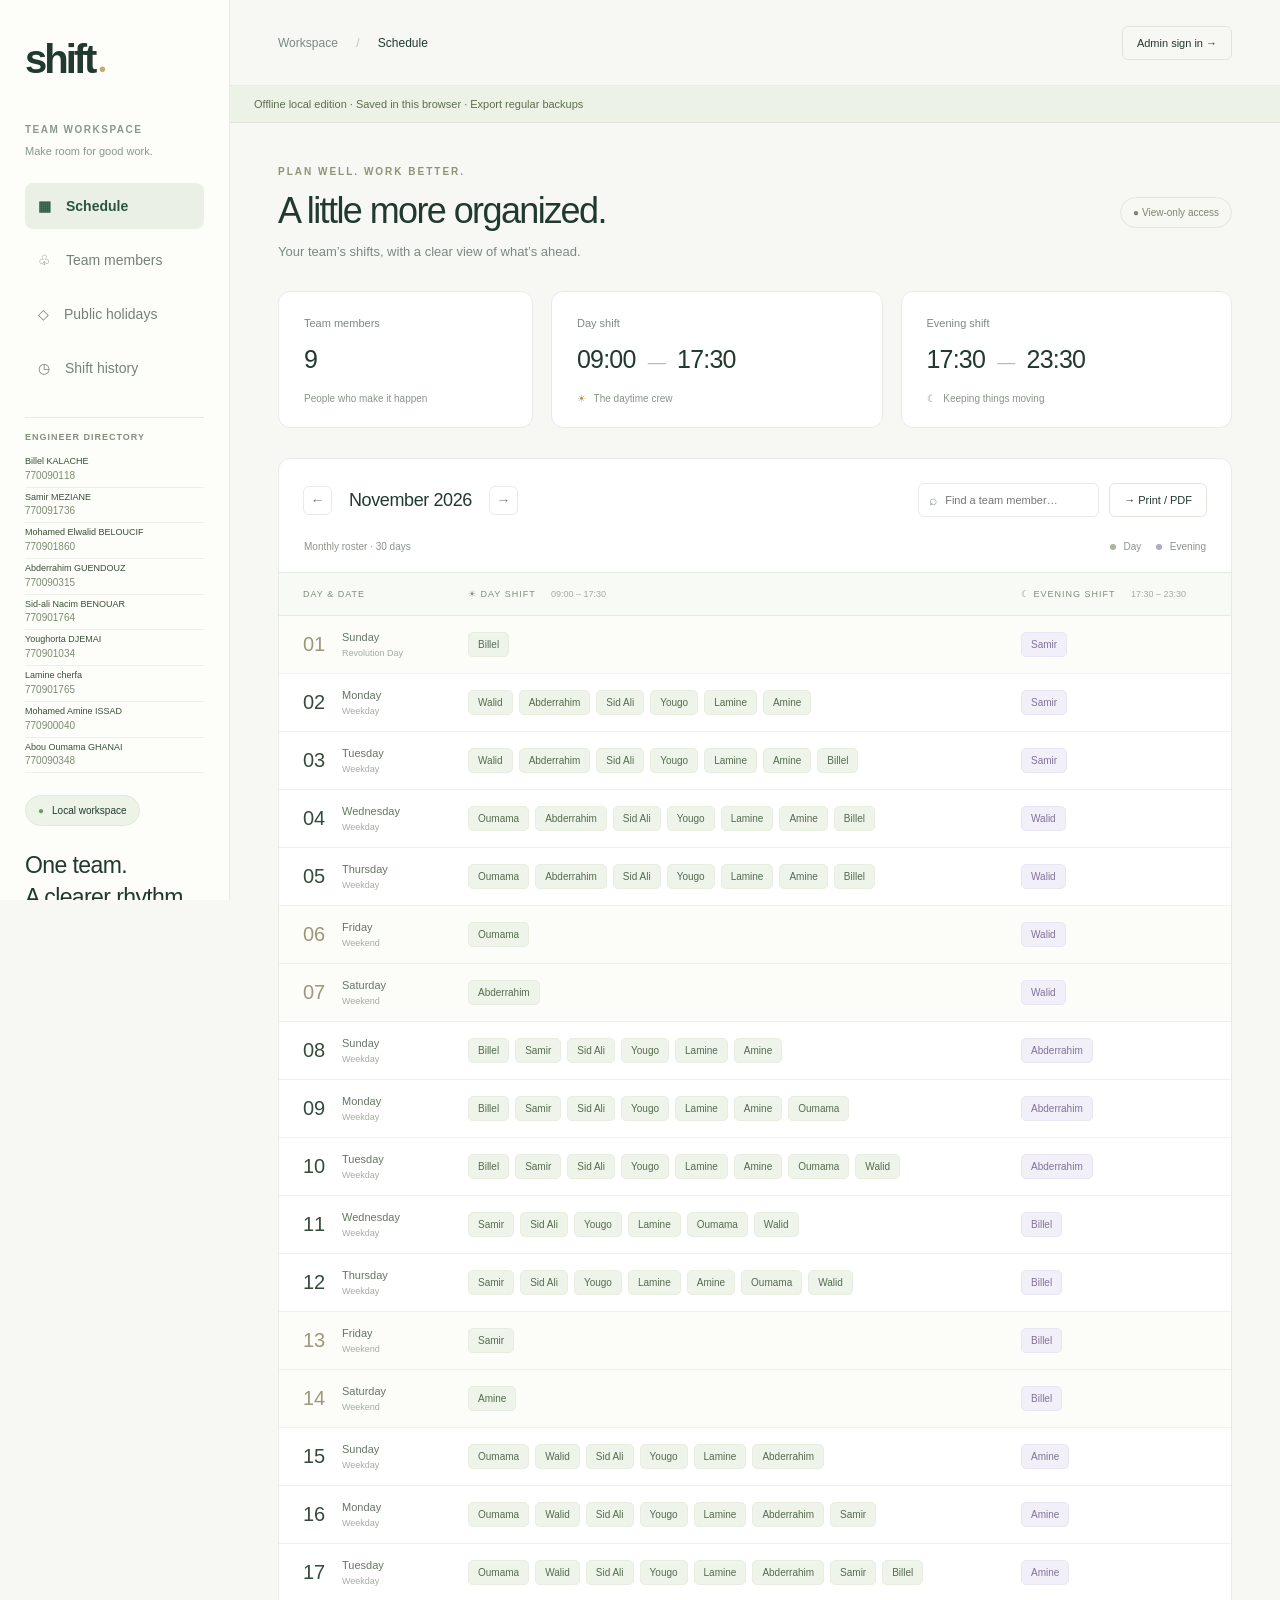
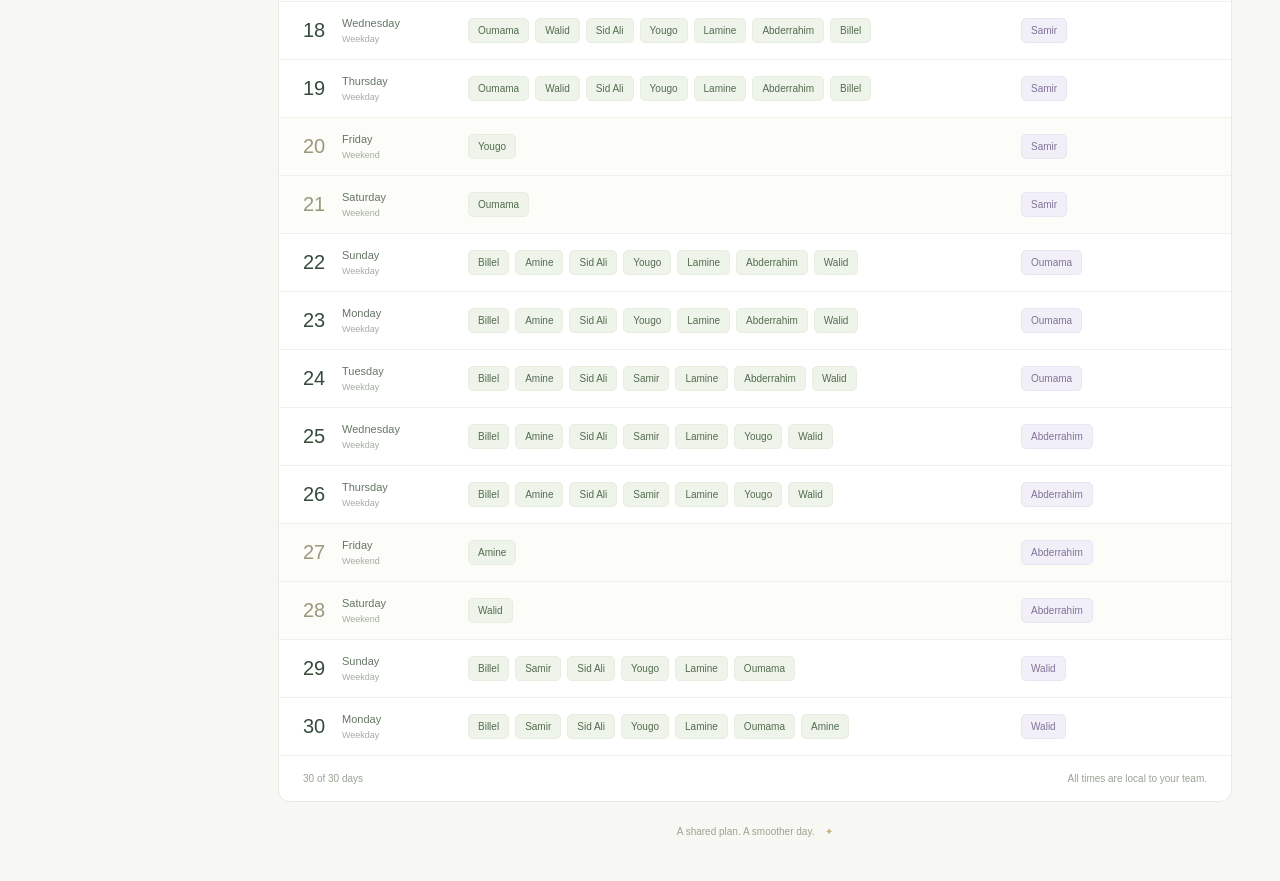
<file: local/index.html>
<!DOCTYPE html>
<html lang="en"><head><meta charset="utf-8"><meta name="viewport" content="width=device-width,initial-scale=1"><title>Shift — Team schedule</title><style>:root{--ink:#21392f;--muted:#7c8882;--green:#245c42;--line:#e7ebe6;--bg:#f7f8f4}*{box-sizing:border-box}body{margin:0;background:var(--bg);color:var(--ink);font-family:Inter,Arial,sans-serif;font-size:14px}button,input,select{font:inherit}button{cursor:pointer}button:disabled{cursor:wait;opacity:.6}button:focus-visible,a:focus-visible{outline:3px solid #c3a55a;outline-offset:3px}[hidden]{display:none!important}.sidebar{width:230px;position:fixed;inset:0 auto 0 0;background:#fdfefa;border-right:1px solid var(--line);padding:37px 25px;display:flex;flex-direction:column}.brand{font-size:40px;font-weight:800;letter-spacing:-3px;text-decoration:none;color:var(--ink)}.brand i{font-size:13px;color:#c4ad6b;letter-spacing:0;margin-left:4px}.workspace{margin:42px 0 26px;font-size:10px;font-weight:700;letter-spacing:1.5px;color:#89988b}.workspace small{display:block;letter-spacing:0;font-weight:400;font-size:11px;margin-top:10px}nav button{display:flex;gap:15px;width:100%;border:0;text-align:left;padding:15px 13px;margin-bottom:8px;background:none;color:#768177;border-radius:8px}nav button.active{background:#eaf0e5;color:#2a563e;font-weight:600}.side-bottom{margin-top:auto}.live-dot{font-size:10px;background:#eef3e8;border:1px solid #e2e9da;border-radius:20px;padding:9px 12px;display:inline-block}.live-dot:before{content:'●';color:#739768;margin-right:8px}.side-bottom p{font-size:23px;line-height:1.4;letter-spacing:-.6px}.side-bottom small{color:var(--muted);font-size:10px}.shell{margin-left:230px}header{height:86px;border-bottom:1px solid var(--line);display:flex;align-items:center;justify-content:space-between;padding:0 48px;font-size:12px;color:var(--muted)}header b{margin:0 15px;font-weight:400;color:#bbc2bb}header strong{color:var(--ink);font-weight:500}main{padding:43px 48px 20px;max-width:1560px;margin:auto}.heading{display:flex;align-items:center;justify-content:space-between;gap:20px;margin-bottom:32px}.eyebrow{font-size:10px;letter-spacing:2px;font-weight:700;color:#8d9577}h1{font-size:36px;letter-spacing:-1.6px;font-weight:500;margin:13px 0 12px}.heading p{color:var(--muted);margin:0;font-size:13px}.access{font-size:10px;color:#7c856f;padding:9px 12px;border:1px solid #e2e6d9;border-radius:30px;white-space:nowrap}.stats{display:grid;grid-template-columns:1fr 1.3fr 1.3fr;gap:18px;margin-bottom:30px}.stats article{border:1px solid var(--line);border-radius:12px;background:#fff;padding:22px 25px}.stats article>span{font-size:11px;color:var(--muted)}.stats strong{display:block;font-weight:500;font-size:25px;letter-spacing:-.8px;margin:15px 0}.stats em{font-size:18px;color:#b4bcb4;font-style:normal;margin:0 6px}.stats small{color:#8a948a;font-size:10px}.sun{color:#b69446}.moon{color:#8688ac}.stats i{font-style:normal;margin-right:5px}.schedule-card{background:white;border:1px solid var(--line);border-radius:12px;overflow:hidden}.toolbar{display:flex;align-items:center;justify-content:space-between;padding:24px;gap:16px;flex-wrap:wrap}.month-nav{display:flex;align-items:center;gap:17px}.month-nav button{border:1px solid var(--line);border-radius:6px;background:#fff;width:29px;height:29px;color:#718274}h2{font-size:18px;font-weight:500;letter-spacing:-.4px;margin:0}.actions{display:flex;gap:10px;align-items:center;flex-wrap:wrap}.button{border:1px solid #dfe5dd;border-radius:6px;padding:10px 14px;background:white;color:var(--ink);font-size:11px}.button:hover{background:#f0f4eb}.button.primary{background:var(--green);color:white;border-color:var(--green)}.button.primary:hover{background:#19432f}.subtle{background:transparent}.search{display:flex;align-items:center;border:1px solid var(--line);border-radius:6px;padding:8px 10px;color:#879684;gap:6px}.search input{border:0;outline:none;width:145px;font-size:11px}.card-caption{display:flex;justify-content:space-between;padding:0 25px 20px;font-size:10px;color:#8a958b}.legend-dot{display:inline-block;width:6px;height:6px;background:#a4b99a;border-radius:50%;margin:0 5px 0 12px}.legend-dot.night{background:#b1a9cc}.table-wrap{overflow:auto}table{width:100%;border-collapse:collapse;text-align:left}thead{background:#f8faf6}th{font-size:9px;letter-spacing:1px;font-weight:500;color:#7e8f7e;padding:16px 24px;white-space:nowrap;border-block:1px solid var(--line)}th span{font-size:9px;letter-spacing:0;margin-left:12px;color:#a1aba0}td{padding:15px 24px;border-bottom:1px solid #eff1eb;vertical-align:middle}.date-col{width:165px}.day-date{display:flex;gap:14px;align-items:center}.date-number{font-size:20px;color:#354c3c;font-weight:500;min-width:25px}.weekday{font-size:11px;color:#667665}.weekday small{display:block;font-size:9px;color:#a3ada1;margin-top:5px}.weekend{background:#fcfcf8}.weekend .date-number{color:#9b987c}.chips{display:flex;flex-wrap:wrap;gap:6px}.chip{font-size:10px;padding:6px 9px;background:#eff4eb;color:#536b4e;border:1px solid #e7eddf;border-radius:5px;white-space:nowrap}.chip.evening{background:#f1eff7;border-color:#eae5f3;color:#817299}.chip.initial{display:inline-block;margin-right:6px;width:18px;height:18px;text-align:center;padding:3px 0;background:#e3eadb;font-size:9px;border:0}.empty-shift{color:#b4bcb1;font-size:11px}.table-footer{padding:17px 24px;display:flex;justify-content:space-between;color:#98a391;font-size:10px}.footnote{text-align:center;font-size:10px;color:#9aa58f;margin:24px}.footnote span{margin-left:8px;color:#c2b47e}.team-toolbar{display:flex;justify-content:space-between;align-items:center;margin-bottom:20px;color:var(--muted)}.team-grid{display:grid;grid-template-columns:repeat(3,1fr);gap:16px}.person{padding:24px;border:1px solid var(--line);border-radius:12px;background:white}.avatar{display:grid;place-items:center;width:44px;height:44px;background:#eaf0e3;border-radius:50%;font-size:18px;margin-bottom:16px}.person h3{font-size:17px;font-weight:500}.person p{font-size:12px;color:var(--muted)}.person .button{margin-top:10px}.empty{text-align:center;padding:55px 20px;color:var(--muted)}.empty h3{font-size:22px;color:var(--ink)}dialog{border:1px solid var(--line);border-radius:14px;padding:26px;width:min(520px,94vw);color:var(--ink);box-shadow:0 30px 100px #1b362333}dialog::backdrop{background:#1c322b66;backdrop-filter:blur(3px)}.dialog-top{display:flex;align-items:center;justify-content:space-between;margin-bottom:24px}.dialog-top button{border:0;background:transparent;font-size:25px;color:var(--muted)}.field{display:block;margin-bottom:18px;font-size:12px}.field input,.field select{display:block;margin-top:8px;width:100%;padding:12px;border:1px solid #dce3d8;border-radius:6px;background:white;color:var(--ink)}fieldset{border:1px solid var(--line);border-radius:7px;margin-bottom:16px;padding:15px;display:grid;grid-template-columns:1fr 1fr;gap:10px}legend{font-size:12px;color:var(--muted)}fieldset label{font-size:12px;display:flex;align-items:center;gap:6px}.dialog-actions{display:flex;justify-content:flex-end;gap:10px;margin-top:24px}#formError{color:#ad463c;font-size:12px;line-height:1.5}#notice{position:fixed;bottom:25px;right:25px;background:var(--ink);color:white;border-radius:8px;font-size:12px;padding:0;max-width:350px}#notice:not(:empty){padding:15px 20px}.help{font-size:12px;color:var(--muted);line-height:1.7}input[type=checkbox]{accent-color:var(--green)}
@media(min-width:1450px){td{padding-block:18px}}@media(max-width:1100px){.sidebar{width:190px;padding-inline:18px}.shell{margin-left:190px}main{padding:30px 25px}header{padding:0 25px}.stats strong{font-size:21px}th,td{padding-inline:15px}.heading{align-items:flex-start}h1{font-size:30px}}@media(max-width:760px){.sidebar{position:static;width:auto;padding:15px 20px;flex-direction:row;align-items:center;justify-content:space-between;border-bottom:1px solid var(--line)}.brand{font-size:30px}.workspace,.side-bottom{display:none}nav{display:flex;gap:8px}nav button{margin:0;width:auto;padding:10px;gap:6px;font-size:11px}.shell{margin:0}header{height:62px;padding:0 20px}main{padding:27px 16px}.heading{display:block}.access{display:inline-block;margin-top:20px}h1{font-size:29px}.stats{gap:8px;grid-template-columns:1fr}.stats article{padding:15px 18px;display:flex;align-items:center;justify-content:space-between;gap:12px}.stats strong{font-size:19px;margin:0}.stats small{display:none}.toolbar{padding:18px}.actions{width:100%}.search{flex:1}.search input{width:100%}.card-caption{padding:0 18px 18px;font-size:9px}th,td{padding:13px 12px}th span{display:block;margin:5px 0 0}.date-col{min-width:110px}.date-number{font-size:17px}.day-date{gap:8px}.chip{font-size:10px;padding:5px 7px}table{min-width:580px}.team-grid{grid-template-columns:1fr 1fr}.table-footer{gap:12px;font-size:9px}}@media print{@page{size:landscape;margin:12mm}body{background:white;font-size:10px}.sidebar,header,.heading,.stats,.actions,.month-nav button,.footnote,.admin-only,#notice,dialog,.team-toolbar{display:none!important}.shell{margin:0}main{padding:0;max-width:none}.schedule-card{border:0}.toolbar{padding:5px 0 15px}.card-caption{padding:0 0 12px}.table-wrap{overflow:visible}table{min-width:0}th,td{padding:5px 10px}tr{break-inside:avoid}.chip{padding:2px 5px;font-size:9px;border-color:#ccc}.date-number{font-size:13px}.weekday{font-size:9px}.weekday small{display:none}.table-footer{padding:10px}.schedule-card{overflow:visible}}

.draft-banner{background:#fbf5df;border-block:1px solid #eadfb7;padding:18px 24px;display:flex;align-items:center;justify-content:space-between;gap:15px}.draft-banner strong{font-size:13px;color:#7e652c}.draft-banner p{font-size:11px;color:#8c7a49;margin:7px 0 0;line-height:1.5}@media(max-width:760px){.draft-banner{align-items:flex-start;flex-direction:column}}@media print{.draft-banner{padding:8px;display:block}.draft-banner .actions{display:none}.draft-banner p{display:none}}

.planning-option{display:flex;flex-direction:column;gap:4px;color:var(--muted);font-size:9px}.planning-option select{border:1px solid var(--line);border-radius:5px;padding:6px;background:white;color:var(--ink);font-size:10px}

.field input[type=checkbox]{display:inline-block;width:auto;margin:0 8px 0 0;padding:0}

@media(max-width:760px){.actions .search{flex:1 0 100%}.actions .search input{width:100%}}

@media(max-width:760px){.sidebar{flex-wrap:wrap;gap:15px}nav{flex-wrap:wrap}.weekday small{max-width:100px;line-height:1.4}}

.history-intro{background:#eaf0e3;border:1px solid #dde7d4;border-radius:12px;padding:27px;display:flex;align-items:center;justify-content:space-between;gap:20px;margin-bottom:24px}.history-intro h2{margin:12px 0;font-size:25px}.history-intro p{font-size:12px;color:var(--muted)}.history-controls{display:flex;gap:20px;align-items:center;flex-wrap:wrap}.history-controls .field{min-width:200px}.history-controls .button{margin-top:2px}.history-warning{padding:15px;background:#fff0d9;border:1px solid #f0dfc0;border-radius:8px;color:#8d6731;margin:18px 0;font-size:12px}.missing-record{background:#fff5e7}#sourceComparison{background:white;border:1px solid var(--line);border-radius:10px;padding:22px;margin:22px 0}#historyView>.help{margin-bottom:24px}@media(max-width:760px){.history-intro{display:block}.history-controls{gap:8px}.history-controls .field{width:100%;margin-bottom:8px}.history-intro .access{margin-top:10px}nav button{padding:8px}.weekday small{line-height:1.4}}@media print{.history-intro,.history-controls,#historyView>.help,#sourceComparison{display:none}#historyView .toolbar{display:flex}.history-warning{margin:8px 0}.missing-record{background:#eee}}

.sheet-actions{display:flex;justify-content:space-between;align-items:center;gap:18px;padding:16px 20px;background:#f7f9f4;border-top:1px solid var(--line)}.sheet-actions p{font-size:11px;max-width:650px;line-height:1.6;color:var(--muted);margin:6px 0}.sheet-actions .button{flex-shrink:0}.state-legend{display:flex;gap:12px;flex-wrap:wrap;padding:14px 20px;font-size:10px;border-bottom:1px solid var(--line)}.state-key{display:flex;align-items:center;gap:5px}.state-key i{width:15px;height:12px;border:1px solid #b8c2b4;display:inline-block}.sheet-scroll{overflow:auto;max-height:75vh}#engineerSheet{border-collapse:separate;border-spacing:0;min-width:max-content;width:100%;font-size:11px}#engineerSheet th,#engineerSheet td{padding:0;border-right:1px solid #b8bfb5;border-bottom:1px solid #b8bfb5;white-space:nowrap;vertical-align:middle}#engineerSheet thead th{padding:12px;background:#553b24;color:white;position:sticky;top:0;z-index:3;text-align:center}#engineerSheet tbody th{padding:8px;min-width:95px;background:#f3f5f0;font-size:10px}#engineerSheet tbody th:nth-child(1){position:sticky;left:0;z-index:2}#engineerSheet tbody th:nth-child(2){position:sticky;left:95px;z-index:2}.sheet-cell{display:block;min-width:112px;width:100%;min-height:58px;padding:7px 10px;border:0;background:transparent;text-align:center;color:#142216}.sheet-cell:hover{outline:2px solid #184f38;outline-offset:-2px}.sheet-cell strong{display:block;font-size:11px;font-weight:500}.sheet-cell small{display:block;font-size:8px;margin-top:4px;opacity:.7}.sheet-cell span{font-size:8px;display:block;margin-top:3px}.cell-working{background:#fff}.cell-recovery{background:#00b5e5}.cell-training{background:#7030a0;color:white}.cell-training .sheet-cell{color:white}.cell-leave{background:#92c848}.cell-sick{background:#00b050}.cell-fridayHoliday,.calendar-friday{background:#ffc000!important}.cell-saturday,.calendar-saturday{background:#fff200!important}.cell-telework{background:#ff1616}.cell-unscheduled{background:#f1f2ef;color:#858c81}.cell-unscheduled .sheet-cell{color:#858c81}@media(max-width:760px){.sheet-actions{display:block}.sheet-actions .button{margin-top:12px}.sheet-cell{min-width:100px}.state-legend{gap:9px}}@media print{.sheet-scroll{overflow:visible;max-height:none}.sheet-actions,.state-legend{display:none}#engineerSheet{min-width:0;table-layout:fixed}#engineerSheet thead th,#engineerSheet tbody th{position:static!important;min-width:0;white-space:normal;font-size:7px;padding:3px}#engineerSheet td{white-space:normal}.sheet-cell{min-width:0;min-height:0;padding:3px 2px}.sheet-cell strong{font-size:7px}.sheet-cell small,.sheet-cell span{font-size:6px;margin-top:2px}#engineerSheet{print-color-adjust:exact;-webkit-print-color-adjust:exact}}
/* Compact Excel view: all dates fit a normal desktop display. */
.sidebar{overflow-y:auto}.contact-directory{margin-top:18px;padding-top:14px;border-top:1px solid var(--line)}.contact-directory h3{font-size:9px;letter-spacing:1px;color:#83917b;margin:0 0 10px}.directory-person{padding:4px 0;border-bottom:1px solid #edf0e8}.directory-person span{display:block;font-size:9px;line-height:1.3;white-space:normal;color:#394d36}.directory-person a,.directory-person small{display:block;color:#7b8b71;font-size:10px;text-decoration:none;line-height:1.5}.side-bottom{margin-top:22px}.column-time{width:100%;border:0;background:transparent;color:inherit;padding:6px 2px;font:inherit;font-size:9px;white-space:nowrap}.column-time:hover{background:#ffffff22}.calendar-friday td:not(.cell-recovery):not(.cell-training):not(.cell-leave):not(.cell-sick):not(.cell-telework){background:#ffc000!important}.calendar-saturday td:not(.cell-recovery):not(.cell-training):not(.cell-leave):not(.cell-sick):not(.cell-telework){background:#fff200!important}.calendar-friday td,.calendar-saturday td{border-top:2px solid #dfae00!important;border-bottom:2px solid #dfae00!important}
.sheet-mode header{height:40px;padding:0 16px}.sheet-mode main{padding:10px 14px;max-width:none}.sheet-mode .heading,.sheet-mode .stats,.sheet-mode .footnote{display:none}.sheet-mode .toolbar{padding:8px 12px;gap:6px}.sheet-mode .toolbar .button{padding:7px 9px;font-size:9px}.sheet-mode .month-nav{gap:10px}.sheet-mode .month-nav h2{font-size:15px}.sheet-mode .search{padding:5px}.sheet-mode .card-caption{padding:0 12px 7px}.sheet-mode .sheet-actions{padding:6px 12px;gap:8px}.sheet-mode .sheet-actions p{display:none}.sheet-mode .sheet-actions strong{font-size:10px}.sheet-mode .sheet-actions .button{padding:6px 8px;font-size:9px}.sheet-mode .state-legend{padding:6px 10px;font-size:8px;gap:8px}.sheet-mode .state-key i{width:10px;height:9px}.sheet-mode .table-footer{padding:6px 12px;font-size:9px}.sheet-mode .sheet-scroll{max-height:none;overflow:auto}.sheet-mode #engineerSheet{min-width:0;table-layout:fixed;width:100%}.sheet-mode #engineerSheet thead th{padding:0;white-space:normal;line-height:1.2}.sheet-mode #engineerSheet th:nth-child(1),.sheet-mode #engineerSheet th:nth-child(2){width:76px;min-width:0}.sheet-mode #engineerSheet tbody th{padding:0 3px;font-size:9px;position:static;min-width:0}.sheet-mode .sheet-cell{min-width:0;min-height:0;height:clamp(13px,calc((100dvh - 245px)/32),25px);padding:0 2px;line-height:1;overflow:hidden}.sheet-mode .sheet-cell strong{font-size:10px;text-overflow:ellipsis;white-space:nowrap;overflow:hidden}.sheet-mode .sheet-cell small,.sheet-mode .sheet-cell span{display:none}.sheet-mode .draft-banner{padding:6px 12px;gap:6px}.sheet-mode .draft-banner p{display:none}.sheet-mode .draft-banner .button{padding:6px 8px}.sheet-mode .local-tools{padding:5px 12px}.sheet-mode .local-tools .button{padding:6px;font-size:9px}
@media(max-width:900px){.contact-directory{display:none}.sheet-mode #engineerSheet{min-width:850px}.sheet-mode .sheet-cell{height:20px}.sheet-mode .toolbar .actions{gap:5px}.sheet-mode .sheet-actions .actions{margin-top:6px}.sheet-mode .sheet-actions{flex-wrap:wrap}}@media print{.contact-directory{display:none}.column-time{padding:2px;font-size:7px}.sheet-mode .sheet-cell{height:auto;min-height:13px}.sheet-mode .sheet-cell strong{font-size:7px}}
#engineerSheet thead th{background:#9b3400}.column-time{font-style:italic}.sheet-mode .sheet-actions{display:flex}.sheet-mode .sheet-actions>.actions{flex-wrap:nowrap}
.sheet-mode #engineerSheet tbody th,.sheet-mode #engineerSheet tbody td{line-height:1}.sheet-mode .sheet-cell{height:var(--sheet-row-height,14px)}.sheet-mode .sheet-cell strong{font-size:9px;line-height:1}

.sheet-cell[draggable="true"]{cursor:grab}.sheet-cell.dragging{opacity:.45}.sheet-cell.drop-target{outline:3px solid #184f38;outline-offset:-3px;background:#bce1c0}

/* One shared daytime stage: D -> E (1 week), F (2), or G (3). */
.pool-engineers{display:flex;align-items:stretch;width:100%}.pool-engineers .sheet-cell{flex:1;min-width:0}.pool-engineers .sheet-cell+.sheet-cell{border-left:1px solid #b8bfb5}.daytime-pool{background:white}
#engineerSheet tr td.weekend-empty{background:white!important;border-top:0!important;border-bottom:1px solid #b8bfb5!important}

.local-tools{display:flex;gap:8px;flex-wrap:wrap;padding:12px 24px;background:#edf2e6;border-bottom:1px solid #dfe6d8;align-items:center}.local-tools small{margin-right:auto;color:#5c6d4d;font-size:11px}@media print{.local-tools{display:none}}
</style></head>
<body><aside class="sidebar"><a class="brand" href="#">s<span>hift</span><i>●</i></a><div class="workspace">TEAM WORKSPACE<small>Make room for good work.</small></div><nav><button id="scheduleTab" class="active">▦ <span>Schedule</span></button><button id="teamTab">♧ <span>Team members</span></button><button id="holidaysTab">◇ <span>Public holidays</span></button><button id="historyTab">◷ <span>Shift history</span></button></nav><section class="contact-directory"><h3>ENGINEER DIRECTORY</h3><div id="contactDirectory"></div></section><div class="side-bottom"><div class="live-dot">Local workspace</div><p>One team.<br>A clearer rhythm.</p><small>Your schedule, all in one place.</small></div></aside>
<div class="shell"><header><span>Workspace <b>/</b> <strong id="breadcrumb">Schedule</strong></span><button id="authButton" class="button subtle">Admin sign in →</button></header><div class="local-tools"><small id="localMode">Offline local edition · Saved in this browser</small><button id="enablePassword" class="button admin-only" hidden>Enable password protection</button><button id="exportBackup" class="button admin-only" hidden>Export backup</button><button id="importBackup" class="button admin-only" hidden>Restore backup</button><button id="exportViewer" class="button admin-only" hidden>Share read-only copy</button><input id="backupFile" type="file" accept=".json,application/json" hidden></div><main><section class="heading"><div><div class="eyebrow">PLAN WELL. WORK BETTER.</div><h1 id="pageTitle">A little more organized.</h1><p id="pageSubtitle">Your team’s shifts, with a clear view of what’s ahead.</p></div><span class="access" id="access">● View-only access</span></section>
<div id="scheduleView"><div class="stats"><article><span>Team members</span><strong id="teamCount">9</strong><small>People who make it happen</small></article><article><span>Day shift</span><strong>09:00 <em>—</em> 17:30</strong><small><i class="sun">☀</i> The daytime crew</small></article><article><span>Evening shift</span><strong>17:30 <em>—</em> 23:30</strong><small><i class="moon">☾</i> Keeping things moving</small></article></div>
<section class="schedule-card"><div class="toolbar"><div class="month-nav"><button id="prev" aria-label="Previous month">←</button><h2 id="monthLabel"></h2><button id="next" aria-label="Next month">→</button></div><div class="actions"><label class="search">⌕ <input id="search" placeholder="Find a team member…" aria-label="Filter by employee"></label><button id="print" class="button">→ Print / PDF</button><button id="planNext" class="button primary admin-only" hidden>✦ Plan next month</button><button id="newMonth" class="button primary admin-only" hidden>+ Create month</button></div></div><div class="card-caption"><span id="monthCaption"></span><span><i class="legend-dot"></i> Day <i class="legend-dot night"></i> Evening</span></div><div id="draftBanner" hidden class="draft-banner"><div><strong>Draft schedule</strong><p>Based on your recorded history and current team eligibility. Review before publishing; viewers still see the last published schedule.</p></div><div class="actions"><button id="discardDraft" class="button">Discard draft</button><button id="publishDraft" class="button primary">Publish schedule</button></div></div><div id="empty" hidden class="empty"><h3>A fresh month awaits.</h3><p>No schedule has been published for this month.</p><p class="admin-only" hidden>Generate a schedule using your rotation rules, or create a blank month to assign shifts manually.</p><button id="generateMonth" class="button primary admin-only" hidden>Generate this month</button></div><div id="sheetPanel" hidden><div class="sheet-actions"><div><strong>Excel planning workspace</strong><p>Plan the weekly column rotation, choose Friday coverage, and review the draft. Drag an engineer onto another on the same date to switch one shift or change the rotation cycle.</p></div><div class="actions"><button id="toggleCompact" class="button">Comfortable view</button><button id="manageAbsences" class="button">Absences / return dates</button><button id="switchEngineers" class="button">⇄ Switch engineers</button><button id="planFromFirst" class="button primary">Plan weekly rotation</button></div></div><div id="stateLegend" class="state-legend"></div><div class="sheet-scroll"><table id="engineerSheet"><thead id="sheetHead"></thead><tbody id="sheetBody"></tbody></table></div></div><div id="simpleRoster" class="table-wrap"><table><thead><tr><th class="date-col">DAY & DATE</th><th>☀ DAY SHIFT <span>09:00 – 17:30</span></th><th>☾ EVENING SHIFT <span>17:30 – 23:30</span></th><th class="admin-only" hidden>EDIT</th></tr></thead><tbody id="roster"></tbody></table></div><footer class="table-footer"><span id="rowCount"></span><span>All times are local to your team.</span></footer></section><p class="footnote">A shared plan. A smoother day. <span>✦</span></p></div>
<section id="teamView" hidden><div class="team-toolbar"><p>Availability that keeps your planning on track.</p><button id="addWorker" class="button primary admin-only" hidden>+ Add team member</button></div><div id="teamGrid" class="team-grid"></div></section><section id="holidaysView" hidden><div class="team-toolbar"><p id="holidayYear"></p><button id="addHoliday" class="button primary admin-only" hidden>+ Add holiday date</button></div><p class="help">From 1 January 2025, Algerian public holidays use the same daytime rotation as Fridays: one eligible employee. Religious holiday dates must be added after official confirmation; add each day of multi-day holidays separately. Existing schedules are unchanged when dates are added: regenerate or edit the affected month.</p><div id="holidayList" class="team-grid"></div></section><section id="historyView" hidden><div class="history-intro"><div><span class="eyebrow">THE TEAM’S SHARED MEMORY</span><h2>Three years. One clear picture.</h2><p>1,064 recorded dates · January 2024 – November 2026</p></div><span class="access">Read-only source archive</span></div><div class="history-controls"><label class="field">Month<select id="historyMonth"></select></label><label class="field">Source<select id="historySource"><option value="excel">Excel workbook</option><option value="text">Original text · November 2026</option></select></label><button id="printHistory" class="button">Print / PDF</button></div><p class="help">Original records retain historical eligibility and exceptions. Holidays join the Friday rotation from 1 January 2025. Ramadan rules are deferred. Published operational schedules take precedence over the archive when planning new months.</p><div id="historyWarning" class="history-warning" hidden></div><div id="sourceComparison" hidden><h2>November: two sources, six differences</h2><p class="help">Both versions are preserved separately. Evening assignments match. Daytime differences are shown below; no automatic merge.</p><div class="table-wrap"><table><thead><tr><th>Date</th><th>Only in original text</th><th>Only in Excel</th></tr></thead><tbody id="comparisonRows"></tbody></table></div></div><section class="schedule-card"><div class="toolbar"><h2 id="historyTitle"></h2><span class="access" id="historySourceLabel"></span></div><div class="table-wrap"><table><thead><tr><th>DAY & DATE</th><th>DAY SHIFT</th><th>EVENING SHIFT</th></tr></thead><tbody id="historyRows"></tbody></table></div><footer class="table-footer"><span id="historyCount"></span><span>Archive records are never overwritten by planning.</span></footer></section></section><div id="notice" role="status" aria-live="polite"></div></main></div>
<dialog id="modal"><form id="modalForm"><div class="dialog-top"><h2 id="dialogTitle"></h2><button type="button" id="closeModal" aria-label="Close dialog">×</button></div><div id="dialogBody"></div><p id="formError" role="alert"></p><div class="dialog-actions"><button type="button" id="cancelModal" class="button">Cancel</button><button id="submitModal" class="button primary" type="submit">Save changes</button></div></form></dialog><script id="local-config">window.LOCAL_CONFIG={"readOnly":false,"requirePassword":false,"seed":{"workers":[{"id":1,"name":"Billel","fullName":"Billel KALACHE","phone":"770090118","kind":"both","friday":true},{"id":2,"name":"Samir","fullName":"Samir MEZIANE","phone":"770091736","kind":"both","friday":true},{"id":3,"name":"Walid","fullName":"Mohamed Elwalid BELOUCIF","phone":"770901860","kind":"both","friday":true},{"id":4,"name":"Abderrahim","fullName":"Abderrahim GUENDOUZ","phone":"770090315","kind":"both","friday":true},{"id":5,"name":"Sid Ali","fullName":"Sid-ali Nacim BENOUAR","phone":"770901764","kind":"day","friday":false},{"id":6,"name":"Yougo","fullName":"Youghorta DJEMAI","phone":"770901034","kind":"day","friday":true},{"id":7,"name":"Lamine","fullName":"Lamine cherfa","phone":"770901765","kind":"day","friday":false},{"id":8,"name":"Amine","fullName":"Mohamed Amine ISSAD","phone":"770900040","kind":"both","friday":true},{"id":9,"name":"Oumama","fullName":"Abou Oumama GHANAI","phone":"770090348","kind":"both","friday":true}],"months":{"2026-11":[{"date":"2026-11-01","day":[1],"night":[2]},{"date":"2026-11-02","day":[3,4,5,6,7,8],"night":[2]},{"date":"2026-11-03","day":[3,4,5,6,7,8,1],"night":[2]},{"date":"2026-11-04","day":[9,4,5,6,7,8,1],"night":[3]},{"date":"2026-11-05","day":[9,4,5,6,7,8,1],"night":[3]},{"date":"2026-11-06","day":[9],"night":[3]},{"date":"2026-11-07","day":[4],"night":[3]},{"date":"2026-11-08","day":[1,2,5,6,7,8],"night":[4]},{"date":"2026-11-09","day":[1,2,5,6,7,8,9],"night":[4]},{"date":"2026-11-10","day":[1,2,5,6,7,8,9,3],"night":[4]},{"date":"2026-11-11","day":[2,5,6,7,9,3],"night":[1]},{"date":"2026-11-12","day":[2,5,6,7,8,9,3],"night":[1]},{"date":"2026-11-13","day":[2],"night":[1]},{"date":"2026-11-14","day":[8],"night":[1]},{"date":"2026-11-15","day":[9,3,5,6,7,4],"night":[8]},{"date":"2026-11-16","day":[9,3,5,6,7,4,2],"night":[8]},{"date":"2026-11-17","day":[9,3,5,6,7,4,2,1],"night":[8]},{"date":"2026-11-18","day":[9,3,5,6,7,4,1],"night":[2]},{"date":"2026-11-19","day":[9,3,5,6,7,4,1],"night":[2]},{"date":"2026-11-20","day":[6],"night":[2]},{"date":"2026-11-21","day":[9],"night":[2]},{"date":"2026-11-22","day":[1,8,5,6,7,4,3],"night":[9]},{"date":"2026-11-23","day":[1,8,5,6,7,4,3],"night":[9]},{"date":"2026-11-24","day":[1,8,5,2,7,4,3],"night":[9]},{"date":"2026-11-25","day":[1,8,5,2,7,6,3],"night":[4]},{"date":"2026-11-26","day":[1,8,5,2,7,6,3],"night":[4]},{"date":"2026-11-27","day":[8],"night":[4]},{"date":"2026-11-28","day":[3],"night":[4]},{"date":"2026-11-29","day":[1,2,5,6,7,9],"night":[3]},{"date":"2026-11-30","day":[1,2,5,6,7,9,8],"night":[3]}]},"holidays":{},"identities":{"Billel":1,"Samir":2,"Walid":3,"Abderrahim":4,"Sid Ali":5,"Yougo":6,"Lamine":7,"Amine":8,"Oumama":9}}};</script>
<script>window.LOCAL_ARCHIVE={"metadata":{"file":"Shift NOC MW RTN.xlsx","sheet":"Shift MW RTN","start":"2024-01-01","end":"2026-11-30","days":1064,"missing":["2024-11-17"],"holidayRotationStart":"2025-01-01","ramadan":"Deferred; historical records preserved, no Ramadan generation rules."},"sources":{"excel":{"2024-01":[{"date":"2024-01-01","day":["Oumama"],"night":["Amine"],"sourceRow":5},{"date":"2024-01-02","day":["Walid","Abderrahim","Billel","Samir"],"night":["Amine"],"sourceRow":6},{"date":"2024-01-03","day":["Abderrahim","Billel","Oumama","Samir","Sid Ali"],"night":["Walid"],"sourceRow":7},{"date":"2024-01-04","day":["Abderrahim","Billel","Oumama","Samir","Sid Ali"],"night":["Walid"],"sourceRow":8},{"date":"2024-01-05","day":["Oumama"],"night":["Walid"],"sourceRow":9},{"date":"2024-01-06","day":["Billel"],"night":["Walid"],"sourceRow":10},{"date":"2024-01-07","day":["Amine","Abderrahim","Samir","Sid Ali"],"night":["Billel"],"sourceRow":11},{"date":"2024-01-08","day":["Amine","Abderrahim","Samir","Sid Ali","Oumama"],"night":["Billel"],"sourceRow":12},{"date":"2024-01-09","day":["Yougo","Abderrahim","Samir","Sid Ali","Oumama","Walid"],"night":["Billel"],"sourceRow":13},{"date":"2024-01-10","day":["Amine","Abderrahim","Samir","Sid Ali","Oumama","Walid"],"night":["Yougo"],"sourceRow":14},{"date":"2024-01-11","day":["Amine","Abderrahim","Samir","Sid Ali","Oumama","Walid"],"night":["Yougo"],"sourceRow":15},{"date":"2024-01-12","day":["Amine"],"night":["Yougo"],"sourceRow":16},{"date":"2024-01-13","day":["Abderrahim"],"night":["Yougo"],"sourceRow":17},{"date":"2024-01-14","day":["Sid Ali","Billel","Oumama","Samir","Walid"],"night":["Abderrahim"],"sourceRow":18},{"date":"2024-01-15","day":["Sid Ali","Billel","Oumama","Samir","Walid","Amine"],"night":["Abderrahim"],"sourceRow":19},{"date":"2024-01-16","day":["Sid Ali","Billel","Oumama","Samir","Walid","Amine","Yougo"],"night":["Abderrahim"],"sourceRow":20},{"date":"2024-01-17","day":["Sid Ali","Billel","Samir","Walid","Amine","Yougo"],"night":["Oumama"],"sourceRow":21},{"date":"2024-01-18","day":["Sid Ali","Billel","Samir","Walid","Amine","Yougo"],"night":["Oumama"],"sourceRow":22},{"date":"2024-01-19","day":["Billel"],"night":["Oumama"],"sourceRow":23},{"date":"2024-01-20","day":["Sid Ali"],"night":["Oumama"],"sourceRow":24},{"date":"2024-01-21","day":["Yougo","Walid","Abderrahim","Amine","Samir"],"night":["Sid Ali"],"sourceRow":25},{"date":"2024-01-22","day":["Yougo","Walid","Abderrahim","Amine","Samir","Billel"],"night":["Sid Ali"],"sourceRow":26},{"date":"2024-01-23","day":["Yougo","Walid","Abderrahim","Amine","Samir","Billel","Oumama"],"night":["Sid Ali"],"sourceRow":27},{"date":"2024-01-24","day":["Yougo","Walid","Abderrahim","Samir","Billel","Oumama"],"night":["Amine"],"sourceRow":28},{"date":"2024-01-25","day":["Yougo","Walid","Abderrahim","Samir","Billel","Oumama"],"night":["Amine"],"sourceRow":29},{"date":"2024-01-26","day":["Abderrahim"],"night":["Amine"],"sourceRow":30},{"date":"2024-01-27","day":["Yougo"],"night":["Amine"],"sourceRow":31},{"date":"2024-01-28","day":["Oumama","Billel","Sid Ali","Walid","Samir"],"night":["Yougo"],"sourceRow":32},{"date":"2024-01-29","day":["Oumama","Billel","Sid Ali","Walid","Samir","Abderrahim"],"night":["Yougo"],"sourceRow":33},{"date":"2024-01-30","day":["Oumama","Billel","Sid Ali","Walid","Samir","Abderrahim","Amine"],"night":["Yougo"],"sourceRow":34},{"date":"2024-01-31","day":["Oumama","Sid Ali","Walid","Samir","Abderrahim","Amine"],"night":["Billel"],"sourceRow":35}],"2024-02":[{"date":"2024-02-01","day":["Oumama","Sid Ali","Walid","Samir","Abderrahim","Amine"],"night":["Billel"],"sourceRow":38},{"date":"2024-02-02","day":["Sid Ali"],"night":["Billel"],"sourceRow":39},{"date":"2024-02-03","day":["Samir"],"night":["Billel"],"sourceRow":40},{"date":"2024-02-04","day":["Oumama","Abderrahim","Yougo","Amine","Walid"],"night":["Samir"],"sourceRow":41},{"date":"2024-02-05","day":["Oumama","Abderrahim","Yougo","Amine","Walid","Sid Ali"],"night":["Samir"],"sourceRow":42},{"date":"2024-02-06","day":["Oumama","Abderrahim","Yougo","Amine","Walid","Sid Ali","Billel"],"night":["Samir"],"sourceRow":43},{"date":"2024-02-07","day":["Oumama","Yougo","Amine","Walid","Sid Ali","Billel"],"night":["Abderrahim"],"sourceRow":44},{"date":"2024-02-08","day":["Oumama","Yougo","Amine","Walid","Sid Ali","Billel"],"night":["Abderrahim"],"sourceRow":45},{"date":"2024-02-09","day":["Yougo"],"night":["Abderrahim"],"sourceRow":46},{"date":"2024-02-10","day":["Walid"],"night":["Abderrahim"],"sourceRow":47},{"date":"2024-02-11","day":["Billel","Amine","Oumama","Sid Ali","Samir"],"night":["Walid"],"sourceRow":48},{"date":"2024-02-12","day":["Billel","Amine","Oumama","Sid Ali","Samir","Yougo"],"night":["Walid"],"sourceRow":49},{"date":"2024-02-13","day":["Billel","Amine","Oumama","Sid Ali","Samir","Yougo","Abderrahim"],"night":["Walid"],"sourceRow":50},{"date":"2024-02-14","day":["Billel","Amine","Oumama","Samir","Yougo","Abderrahim"],"night":["Sid Ali"],"sourceRow":51},{"date":"2024-02-15","day":["Billel","Amine","Oumama","Samir","Yougo","Abderrahim"],"night":["Sid Ali"],"sourceRow":52},{"date":"2024-02-16","day":["Samir"],"night":["Sid Ali"],"sourceRow":53},{"date":"2024-02-17","day":["Oumama"],"night":["Sid Ali"],"sourceRow":54},{"date":"2024-02-18","day":["Walid","Billel","Abderrahim","Yougo","Amine"],"night":["Oumama"],"sourceRow":55},{"date":"2024-02-19","day":["Walid","Billel","Abderrahim","Yougo","Amine","Samir"],"night":["Oumama"],"sourceRow":56},{"date":"2024-02-20","day":["Walid","Billel","Abderrahim","Yougo","Amine","Samir","Sid Ali"],"night":["Oumama"],"sourceRow":57},{"date":"2024-02-21","day":["Walid","Billel","Abderrahim","Amine","Samir","Sid Ali"],"night":["Yougo"],"sourceRow":58},{"date":"2024-02-22","day":["Walid","Billel","Abderrahim","Amine","Samir","Sid Ali"],"night":["Yougo"],"sourceRow":59},{"date":"2024-02-23","day":["Walid"],"night":["Yougo"],"sourceRow":60},{"date":"2024-02-24","day":["Amine"],"night":["Yougo"],"sourceRow":61},{"date":"2024-02-25","day":["Oumama","Billel","Abderrahim","Sid Ali","Samir"],"night":["Amine"],"sourceRow":62},{"date":"2024-02-26","day":["Oumama","Billel","Abderrahim","Sid Ali","Samir","Walid"],"night":["Amine"],"sourceRow":63},{"date":"2024-02-27","day":["Oumama","Billel","Abderrahim","Sid Ali","Samir","Walid","Yougo"],"night":["Amine"],"sourceRow":64},{"date":"2024-02-28","day":["Oumama","Billel","Abderrahim","Sid Ali","Walid","Yougo"],"night":["Samir"],"sourceRow":65},{"date":"2024-02-29","day":["Oumama","Billel","Abderrahim","Sid Ali","Walid","Yougo"],"night":["Samir"],"sourceRow":66}],"2024-03":[{"date":"2024-03-01","day":["Oumama"],"night":["Samir"],"sourceRow":69},{"date":"2024-03-02","day":["Billel"],"night":["Samir"],"sourceRow":70},{"date":"2024-03-03","day":["Walid","Yougo","Sid Ali","Abderrahim"],"night":["Billel"],"sourceRow":71},{"date":"2024-03-04","day":["Walid","Yougo","Sid Ali","Abderrahim","Oumama"],"night":["Billel"],"sourceRow":72},{"date":"2024-03-05","day":["Walid","Yougo","Sid Ali","Abderrahim","Oumama","Samir"],"night":["Billel"],"sourceRow":73},{"date":"2024-03-06","day":["Amine","Yougo","Sid Ali","Abderrahim","Oumama","Samir"],"night":["Walid"],"sourceRow":74},{"date":"2024-03-07","day":["Amine","Yougo","Sid Ali","Abderrahim","Oumama","Samir"],"night":["Walid"],"sourceRow":75},{"date":"2024-03-08","day":["Amine"],"night":["Walid"],"sourceRow":76},{"date":"2024-03-09","day":["Sid Ali"],"night":["Walid"],"sourceRow":77},{"date":"2024-03-10","day":["Billel","Oumama","Samir","Yougo","Abderrahim"],"night":["Sid Ali"],"sourceRow":78},{"date":"2024-03-11","day":["Oumama"],"night":["Sid Ali"],"sourceRow":80},{"date":"2024-03-12","day":["Oumama"],"night":["Sid Ali"],"sourceRow":81},{"date":"2024-03-13","day":["Abderrahim"],"night":["Oumama"],"sourceRow":82},{"date":"2024-03-14","day":["Abderrahim"],"night":["Oumama"],"sourceRow":83},{"date":"2024-03-15","day":["Abderrahim"],"night":["Oumama"],"sourceRow":84},{"date":"2024-03-16","day":["Abderrahim"],"night":["Oumama"],"sourceRow":85},{"date":"2024-03-17","day":["Amine"],"night":["Samir"],"sourceRow":86},{"date":"2024-03-18","day":["Amine"],"night":["Samir"],"sourceRow":87},{"date":"2024-03-19","day":["Amine"],"night":["Samir"],"sourceRow":88},{"date":"2024-03-20","day":["Yougo"],"night":["Amine"],"sourceRow":89},{"date":"2024-03-21","day":["Yougo"],"night":["Amine"],"sourceRow":90},{"date":"2024-03-22","day":["Yougo"],"night":["Amine"],"sourceRow":91},{"date":"2024-03-23","day":["Yougo"],"night":["Amine"],"sourceRow":92},{"date":"2024-03-24","day":["Billel"],"night":["Walid"],"sourceRow":93},{"date":"2024-03-25","day":["Billel"],"night":["Walid"],"sourceRow":94},{"date":"2024-03-26","day":["Billel"],"night":["Walid"],"sourceRow":95},{"date":"2024-03-27","day":["Abderrahim"],"night":["Billel"],"sourceRow":96},{"date":"2024-03-28","day":["Abderrahim"],"night":["Billel"],"sourceRow":97},{"date":"2024-03-29","day":["Abderrahim"],"night":["Billel"],"sourceRow":98},{"date":"2024-03-30","day":["Abderrahim"],"night":["Billel"],"sourceRow":99},{"date":"2024-03-31","day":["Sid Ali"],"night":["Oumama"],"sourceRow":100}],"2024-04":[{"date":"2024-04-01","day":["Sid Ali"],"night":["Oumama"],"sourceRow":102},{"date":"2024-04-02","day":["Sid Ali"],"night":["Oumama"],"sourceRow":103},{"date":"2024-04-03","day":["Walid"],"night":["Sid Ali"],"sourceRow":104},{"date":"2024-04-04","day":["Walid"],"night":["Sid Ali"],"sourceRow":105},{"date":"2024-04-05","day":["Yougo"],"night":["Sid Ali"],"sourceRow":106},{"date":"2024-04-06","day":["Yougo"],"night":["Sid Ali"],"sourceRow":107},{"date":"2024-04-07","day":["Samir"],"night":["Amine"],"sourceRow":108},{"date":"2024-04-08","day":["Samir"],"night":["Amine"],"sourceRow":109},{"date":"2024-04-09","day":["Samir"],"night":["Amine"],"sourceRow":110},{"date":"2024-04-10","day":["Billel"],"night":["Samir"],"sourceRow":112},{"date":"2024-04-11","day":["Yougo"],"night":["Samir"],"sourceRow":113},{"date":"2024-04-12","day":["Oumama"],"night":["Samir"],"sourceRow":114},{"date":"2024-04-13","day":["Abderrahim"],"night":["Samir"],"sourceRow":115},{"date":"2024-04-14","day":["Walid","Sid Ali","Billel","Yougo"],"night":["Abderrahim"],"sourceRow":116},{"date":"2024-04-15","day":["Walid","Sid Ali","Oumama","Yougo"],"night":["Abderrahim"],"sourceRow":117},{"date":"2024-04-16","day":["Walid","Sid Ali","Oumama","Amine","Billel"],"night":["Abderrahim"],"sourceRow":118},{"date":"2024-04-17","day":["Sid Ali","Oumama","Amine","Billel","Yougo"],"night":["Walid"],"sourceRow":119},{"date":"2024-04-18","day":["Sid Ali","Oumama","Amine","Billel","Yougo","Samir"],"night":["Walid"],"sourceRow":120},{"date":"2024-04-19","day":["Amine"],"night":["Walid"],"sourceRow":121},{"date":"2024-04-20","day":["Billel"],"night":["Walid"],"sourceRow":122},{"date":"2024-04-21","day":["Abderrahim","Oumama","Samir","Sid Ali","Yougo"],"night":["Billel"],"sourceRow":123},{"date":"2024-04-22","day":["Abderrahim","Oumama","Samir","Sid Ali","Yougo","Amine"],"night":["Billel"],"sourceRow":124},{"date":"2024-04-23","day":["Abderrahim","Oumama","Samir","Sid Ali","Yougo","Amine","Walid"],"night":["Billel"],"sourceRow":125},{"date":"2024-04-24","day":["Abderrahim","Samir","Sid Ali","Yougo","Amine","Walid"],"night":["Oumama"],"sourceRow":126},{"date":"2024-04-25","day":["Abderrahim","Samir","Sid Ali","Yougo","Amine","Walid"],"night":["Oumama"],"sourceRow":127},{"date":"2024-04-26","day":["Abderrahim"],"night":["Oumama"],"sourceRow":128},{"date":"2024-04-27","day":["Sid Ali"],"night":["Oumama"],"sourceRow":129},{"date":"2024-04-28","day":["Billel","Amine","Walid","Samir","Yougo"],"night":["Sid Ali"],"sourceRow":130},{"date":"2024-04-29","day":["Billel","Amine","Walid","Samir","Yougo","Abderrahim"],"night":["Sid Ali"],"sourceRow":131},{"date":"2024-04-30","day":["Billel","Amine","Walid","Samir","Yougo","Abderrahim","Oumama"],"night":["Sid Ali"],"sourceRow":132}],"2024-05":[{"date":"2024-05-01","day":["Yougo"],"night":["Amine"],"sourceRow":134},{"date":"2024-05-02","day":["Billel","Abderrahim","Oumama","Walid","Samir"],"night":["Amine"],"sourceRow":135},{"date":"2024-05-03","day":["Walid"],"night":["Amine"],"sourceRow":136},{"date":"2024-05-04","day":["Samir"],"night":["Amine"],"sourceRow":137},{"date":"2024-05-05","day":["Sid Ali","Billel","Oumama","Yougo"],"night":["Samir"],"sourceRow":138},{"date":"2024-05-06","day":["Sid Ali","Billel","Abderrahim","Oumama","Yougo","Walid"],"night":["Samir"],"sourceRow":139},{"date":"2024-05-07","day":["Billel","Abderrahim","Oumama","Yougo","Walid"],"night":["Samir"],"sourceRow":140},{"date":"2024-05-08","day":["Sid Ali","Billel","Oumama","Yougo","Walid","Amine"],"night":["Abderrahim"],"sourceRow":141},{"date":"2024-05-09","day":["Sid Ali","Billel","Oumama","Yougo","Walid","Amine"],"night":["Abderrahim"],"sourceRow":142},{"date":"2024-05-10","day":["Oumama"],"night":["Abderrahim"],"sourceRow":143},{"date":"2024-05-11","day":["Walid"],"night":["Abderrahim"],"sourceRow":144},{"date":"2024-05-12","day":["Samir","Sid Ali","Billel","Amine","Yougo"],"night":["Walid"],"sourceRow":145},{"date":"2024-05-13","day":["Samir","Sid Ali","Billel","Amine","Yougo","Oumama"],"night":["Walid"],"sourceRow":146},{"date":"2024-05-14","day":["Samir","Sid Ali","Billel","Amine","Yougo","Oumama","Abderrahim"],"night":["Walid"],"sourceRow":147},{"date":"2024-05-15","day":["Samir","Sid Ali","Amine","Yougo","Oumama","Abderrahim"],"night":["Billel"],"sourceRow":148},{"date":"2024-05-16","day":["Samir","Sid Ali","Amine","Yougo","Oumama","Abderrahim"],"night":["Billel"],"sourceRow":149},{"date":"2024-05-17","day":["Abderrahim"],"night":["Billel"],"sourceRow":150},{"date":"2024-05-18","day":["Oumama"],"night":["Billel"],"sourceRow":151},{"date":"2024-05-19","day":["Walid","Samir","Sid Ali","Yougo","Amine"],"night":["Oumama"],"sourceRow":152},{"date":"2024-05-20","day":["Walid","Samir","Sid Ali","Yougo","Amine","Abderrahim"],"night":["Oumama"],"sourceRow":153},{"date":"2024-05-21","day":["Walid","Samir","Sid Ali","Yougo","Amine","Abderrahim","Billel"],"night":["Oumama"],"sourceRow":154},{"date":"2024-05-22","day":["Walid","Samir","Yougo","Amine","Abderrahim","Billel"],"night":["Sid Ali"],"sourceRow":155},{"date":"2024-05-23","day":["Walid","Samir","Yougo","Amine","Abderrahim","Billel"],"night":["Sid Ali"],"sourceRow":156},{"date":"2024-05-24","day":["Billel"],"night":["Sid Ali"],"sourceRow":157},{"date":"2024-05-25","day":["Amine"],"night":["Sid Ali"],"sourceRow":158},{"date":"2024-05-26","day":["Oumama","Walid","Samir","Abderrahim","Yougo"],"night":["Amine"],"sourceRow":159},{"date":"2024-05-27","day":["Oumama","Walid","Samir","Abderrahim","Yougo","Billel"],"night":["Amine"],"sourceRow":160},{"date":"2024-05-28","day":["Oumama","Walid","Samir","Abderrahim","Yougo","Billel","Sid Ali"],"night":["Amine"],"sourceRow":161},{"date":"2024-05-29","day":["Oumama","Walid","Abderrahim","Yougo","Billel","Sid Ali"],"night":["Samir"],"sourceRow":162},{"date":"2024-05-30","day":["Oumama","Walid","Abderrahim","Yougo","Billel","Sid Ali"],"night":["Samir"],"sourceRow":163},{"date":"2024-05-31","day":["Sid Ali"],"night":["Samir"],"sourceRow":164}],"2024-06":[{"date":"2024-06-01","day":["Abderrahim"],"night":["Samir"],"sourceRow":166},{"date":"2024-06-02","day":["Amine","Oumama","Walid","Billel"],"night":["Abderrahim"],"sourceRow":167},{"date":"2024-06-03","day":["Amine","Oumama","Walid","Billel","Sid Ali"],"night":["Abderrahim"],"sourceRow":168},{"date":"2024-06-04","day":["Amine","Oumama","Walid","Billel","Sid Ali","Samir"],"night":["Abderrahim"],"sourceRow":169},{"date":"2024-06-05","day":["Amine","Oumama","Billel","Sid Ali","Samir"],"night":["Walid"],"sourceRow":170},{"date":"2024-06-06","day":["Amine","Oumama","Billel","Yougo","Sid Ali","Samir"],"night":["Walid"],"sourceRow":171},{"date":"2024-06-07","day":["Samir"],"night":["Walid"],"sourceRow":172},{"date":"2024-06-08","day":["Billel"],"night":["Walid"],"sourceRow":173},{"date":"2024-06-09","day":["Abderrahim","Amine","Oumama","Sid Ali","Yougo"],"night":["Billel"],"sourceRow":174},{"date":"2024-06-10","day":["Abderrahim","Amine","Oumama","Sid Ali","Yougo","Samir"],"night":["Billel"],"sourceRow":175},{"date":"2024-06-11","day":["Abderrahim","Amine","Oumama","Sid Ali","Yougo","Samir","Walid"],"night":["Billel"],"sourceRow":176},{"date":"2024-06-12","day":["Abderrahim","Amine","Sid Ali","Yougo","Samir","Walid"],"night":["Oumama"],"sourceRow":177},{"date":"2024-06-13","day":["Abderrahim","Amine","Sid Ali","Yougo","Samir","Walid"],"night":["Oumama"],"sourceRow":178},{"date":"2024-06-14","day":["Amine"],"night":["Oumama"],"sourceRow":179},{"date":"2024-06-15","day":["Sid Ali"],"night":["Oumama"],"sourceRow":180},{"date":"2024-06-16","day":["Samir"],"night":["Sid Ali"],"sourceRow":181},{"date":"2024-06-17","day":["Billel"],"night":["Sid Ali"],"sourceRow":182},{"date":"2024-06-18","day":["Oumama"],"night":["Sid Ali"],"sourceRow":183},{"date":"2024-06-19","day":["Abderrahim","Walid","Yougo","Samir"],"night":["Amine"],"sourceRow":184},{"date":"2024-06-20","day":["Abderrahim","Walid","Yougo","Billel"],"night":["Amine"],"sourceRow":185},{"date":"2024-06-21","day":["Walid"],"night":["Amine"],"sourceRow":186},{"date":"2024-06-22","day":["Walid"],"night":["Amine"],"sourceRow":187},{"date":"2024-06-23","day":["Yougo","Abderrahim"],"night":["Walid"],"sourceRow":188},{"date":"2024-06-24","day":["Yougo","Abderrahim"],"night":["Walid"],"sourceRow":189},{"date":"2024-06-25","day":["Yougo","Abderrahim"],"night":["Walid"],"sourceRow":190},{"date":"2024-06-26","day":["Yougo","Amine"],"night":["Abderrahim"],"sourceRow":191},{"date":"2024-06-27","day":["Yougo","Amine"],"night":["Abderrahim"],"sourceRow":192},{"date":"2024-06-28","day":["Yougo"],"night":["Abderrahim"],"sourceRow":193},{"date":"2024-06-29","day":["Amine"],"night":["Abderrahim"],"sourceRow":194},{"date":"2024-06-30","day":["Walid","Yougo"],"night":["Amine"],"sourceRow":195}],"2024-07":[{"date":"2024-07-01","day":["Walid","Yougo"],"night":["Amine"],"sourceRow":197},{"date":"2024-07-02","day":["Abderrahim","Walid"],"night":["Amine"],"sourceRow":198},{"date":"2024-07-03","day":["Abderrahim","Yougo"],"night":["Walid"],"sourceRow":199},{"date":"2024-07-04","day":["Abderrahim","Yougo"],"night":["Walid"],"sourceRow":200},{"date":"2024-07-05","day":["Abderrahim"],"night":["Walid"],"sourceRow":201},{"date":"2024-07-06","day":["Abderrahim"],"night":["Walid"],"sourceRow":202},{"date":"2024-07-07","day":["Amine"],"night":["Abderrahim"],"sourceRow":203},{"date":"2024-07-08","day":["Amine","Yougo"],"night":["Abderrahim"],"sourceRow":204},{"date":"2024-07-09","day":["Amine","Yougo"],"night":["Abderrahim"],"sourceRow":205},{"date":"2024-07-10","day":["Walid","Yougo"],"night":["Amine"],"sourceRow":206},{"date":"2024-07-11","day":["Billel","Walid","Samir","Yougo"],"night":["Amine"],"sourceRow":207},{"date":"2024-07-12","day":["Yougo"],"night":["Amine"],"sourceRow":208},{"date":"2024-07-13","day":["Samir"],"night":["Amine"],"sourceRow":209},{"date":"2024-07-14","day":["Billel","Walid","Oumama"],"night":["Samir"],"sourceRow":210},{"date":"2024-07-15","day":["Billel","Sid Ali","Oumama","Yougo"],"night":["Samir"],"sourceRow":211},{"date":"2024-07-16","day":["Oumama"],"night":["Samir"],"sourceRow":212},{"date":"2024-07-17","day":["Walid","Billel","Abderrahim","Yougo"],"night":["Sid Ali"],"sourceRow":213},{"date":"2024-07-18","day":["Amine","Walid","Billel","Oumama","Yougo","Abderrahim"],"night":["Sid Ali"],"sourceRow":214},{"date":"2024-07-19","day":["Billel"],"night":["Sid Ali"],"sourceRow":215},{"date":"2024-07-20","day":["Oumama"],"night":["Sid Ali"],"sourceRow":216},{"date":"2024-07-21","day":["Walid","Samir","Abderrahim","Yougo","Amine"],"night":["Billel"],"sourceRow":217},{"date":"2024-07-22","day":["Walid","Samir","Abderrahim","Yougo","Amine","Billel"],"night":["Billel"],"sourceRow":218},{"date":"2024-07-23","day":["Walid","Samir","Abderrahim","Yougo","Amine","Billel","Sid Ali"],"night":["Billel"],"sourceRow":219},{"date":"2024-07-24","day":["Walid","Samir","Abderrahim","Yougo","Amine","Sid Ali"],"night":["Oumama"],"sourceRow":220},{"date":"2024-07-25","day":["Walid","Samir","Abderrahim","Yougo","Amine","Sid Ali"],"night":["Oumama"],"sourceRow":221},{"date":"2024-07-26","day":["Sid Ali"],"night":["Oumama"],"sourceRow":222},{"date":"2024-07-27","day":["Walid"],"night":["Billel"],"sourceRow":223},{"date":"2024-07-28","day":["Oumama","Samir","Abderrahim","Amine","Yougo"],"night":["Walid"],"sourceRow":224},{"date":"2024-07-29","day":["Samir","Abderrahim","Amine","Yougo","Sid Ali"],"night":["Walid"],"sourceRow":225},{"date":"2024-07-30","day":["Oumama","Samir","Abderrahim","Billel","Yougo","Sid Ali","Amine"],"night":["Walid"],"sourceRow":226},{"date":"2024-07-31","day":["Oumama","Samir","Billel","Yougo","Sid Ali","Amine"],"night":["Abderrahim"],"sourceRow":227}],"2024-08":[{"date":"2024-08-01","day":["Oumama","Samir","Billel","Yougo","Sid Ali","Amine"],"night":["Abderrahim"],"sourceRow":229},{"date":"2024-08-02","day":["Samir"],"night":["Abderrahim"],"sourceRow":230},{"date":"2024-08-03","day":["Amine"],"night":["Abderrahim"],"sourceRow":231},{"date":"2024-08-04","day":["Oumama","Yougo","Walid","Billel","Sid Ali"],"night":["Amine"],"sourceRow":232},{"date":"2024-08-05","day":["Samir","Billel","Sid Ali","Yougo"],"night":["Amine"],"sourceRow":233},{"date":"2024-08-06","day":["Samir","Walid","Billel","Sid Ali","Yougo"],"night":["Amine"],"sourceRow":234},{"date":"2024-08-07","day":["Walid","Billel","Sid Ali","Yougo"],"night":["Samir"],"sourceRow":235},{"date":"2024-08-08","day":["Walid","Sid Ali","Yougo"],"night":["Samir"],"sourceRow":236},{"date":"2024-08-09","day":["Yougo"],"night":["Samir"],"sourceRow":237},{"date":"2024-08-10","day":["Sid Ali"],"night":["Samir"],"sourceRow":238},{"date":"2024-08-11","day":["Walid","Amine","Yougo"],"night":["Sid Ali"],"sourceRow":239},{"date":"2024-08-12","day":["Walid","Amine","Yougo"],"night":["Sid Ali"],"sourceRow":240},{"date":"2024-08-13","day":["Walid","Amine","Samir"],"night":["Sid Ali"],"sourceRow":241},{"date":"2024-08-14","day":["Yougo","Amine","Samir"],"night":["Oumama"],"sourceRow":242},{"date":"2024-08-15","day":["Walid","Yougo","Amine","Samir"],"night":["Oumama"],"sourceRow":243},{"date":"2024-08-16","day":["Amine"],"night":["Oumama"],"sourceRow":244},{"date":"2024-08-17","day":["Samir"],"night":["Oumama"],"sourceRow":245},{"date":"2024-08-18","day":["Amine","Sid Ali","Walid"],"night":["Samir"],"sourceRow":246},{"date":"2024-08-19","day":["Amine","Sid Ali","Walid"],"night":["Samir"],"sourceRow":247},{"date":"2024-08-20","day":["Walid","Sid Ali","Oumama"],"night":["Samir"],"sourceRow":248},{"date":"2024-08-21","day":["Amine","Sid Ali","Oumama"],"night":["Walid"],"sourceRow":249},{"date":"2024-08-22","day":["Amine","Sid Ali","Oumama","Billel","Abderrahim","Yougo"],"night":["Walid"],"sourceRow":250},{"date":"2024-08-23","day":["Abderrahim"],"night":["Walid"],"sourceRow":251},{"date":"2024-08-24","day":["Billel"],"night":["Walid"],"sourceRow":252},{"date":"2024-08-25","day":["Yougo","Sid Ali","Oumama"],"night":["Billel"],"sourceRow":253},{"date":"2024-08-26","day":["Yougo","Sid Ali","Oumama","Abderrahim"],"night":["Billel"],"sourceRow":254},{"date":"2024-08-27","day":["Yougo","Sid Ali","Oumama","Abderrahim","Walid"],"night":["Billel"],"sourceRow":255},{"date":"2024-08-28","day":["Yougo","Oumama","Walid"],"night":["Abderrahim"],"sourceRow":256},{"date":"2024-08-29","day":["Samir","Sid Ali","Oumama","Walid","Yougo"],"night":["Abderrahim"],"sourceRow":257},{"date":"2024-08-30","day":["Walid"],"night":["Abderrahim"],"sourceRow":258},{"date":"2024-08-31","day":["Oumama"],"night":["Abderrahim"],"sourceRow":259}],"2024-09":[{"date":"2024-09-01","day":["Billel","Samir","Sid Ali","Yougo"],"night":["Oumama"],"sourceRow":261},{"date":"2024-09-02","day":["Billel","Samir","Sid Ali","Yougo"],"night":["Oumama"],"sourceRow":262},{"date":"2024-09-03","day":["Billel","Samir","Sid Ali","Yougo"],"night":["Oumama"],"sourceRow":263},{"date":"2024-09-04","day":["Billel","Samir","Yougo"],"night":["Sid Ali"],"sourceRow":264},{"date":"2024-09-05","day":["Billel","Samir","Yougo","Abderrahim"],"night":["Sid Ali"],"sourceRow":265},{"date":"2024-09-06","day":["Billel"],"night":["Sid Ali"],"sourceRow":266},{"date":"2024-09-07","day":["Walid"],"night":["Sid Ali"],"sourceRow":267},{"date":"2024-09-08","day":["Oumama","Samir","Abderrahim","Yougo"],"night":["Walid"],"sourceRow":268},{"date":"2024-09-09","day":["Oumama","Samir","Abderrahim","Yougo"],"night":["Walid"],"sourceRow":269},{"date":"2024-09-10","day":["Oumama","Samir","Abderrahim","Yougo"],"night":["Walid"],"sourceRow":270},{"date":"2024-09-11","day":["Oumama","Abderrahim","Yougo","Sid Ali"],"night":["Samir"],"sourceRow":271},{"date":"2024-09-12","day":["Oumama","Abderrahim","Yougo","Sid Ali","Amine"],"night":["Samir"],"sourceRow":272},{"date":"2024-09-13","day":["Sid Ali"],"night":["Samir"],"sourceRow":273},{"date":"2024-09-14","day":["Amine"],"night":["Samir"],"sourceRow":274},{"date":"2024-09-15","day":["Oumama","Abderrahim","Yougo"],"night":["Amine"],"sourceRow":275},{"date":"2024-09-16","day":["Walid"],"night":["Amine"],"sourceRow":276},{"date":"2024-09-17","day":["Oumama","Abderrahim","Sid Ali"],"night":["Amine"],"sourceRow":277},{"date":"2024-09-18","day":["Walid","Oumama","Samir"],"night":["Abderrahim"],"sourceRow":278},{"date":"2024-09-19","day":["Walid","Oumama","Samir"],"night":["Abderrahim"],"sourceRow":279},{"date":"2024-09-20","day":["Oumama"],"night":["Billel"],"sourceRow":280},{"date":"2024-09-21","day":["Abderrahim"],"night":["Billel"],"sourceRow":281},{"date":"2024-09-22","day":["Amine","Walid","Samir","Yougo"],"night":["Abderrahim"],"sourceRow":282},{"date":"2024-09-23","day":["Walid","Samir","Yougo","Oumama"],"night":["Abderrahim"],"sourceRow":283},{"date":"2024-09-24","day":["Amine","Walid","Samir","Yougo","Oumama","Billel"],"night":["Abderrahim"],"sourceRow":284},{"date":"2024-09-25","day":["Amine","Walid","Samir","Yougo","Billel"],"night":["Oumama"],"sourceRow":285},{"date":"2024-09-26","day":["Amine","Walid","Samir","Sid Ali","Yougo","Billel"],"night":["Oumama"],"sourceRow":286},{"date":"2024-09-27","day":["Yougo"],"night":["Oumama"],"sourceRow":287},{"date":"2024-09-28","day":["Sid Ali"],"night":["Oumama"],"sourceRow":288},{"date":"2024-09-29","day":["Abderrahim","Amine","Walid","Billel","Samir"],"night":["Sid Ali"],"sourceRow":289},{"date":"2024-09-30","day":["Amine","Walid","Billel","Samir","Yougo"],"night":["Sid Ali"],"sourceRow":290}],"2024-10":[{"date":"2024-10-01","day":["Amine","Walid","Samir","Yougo","Oumama","Billel"],"night":["Sid Ali"],"sourceRow":292},{"date":"2024-10-02","day":["Amine","Yougo","Oumama","Billel"],"night":["Walid"],"sourceRow":293},{"date":"2024-10-03","day":["Amine","Yougo","Oumama","Billel","Abderrahim"],"night":["Walid"],"sourceRow":294},{"date":"2024-10-04","day":["Samir"],"night":["Walid"],"sourceRow":295},{"date":"2024-10-05","day":["Billel"],"night":["Walid"],"sourceRow":296},{"date":"2024-10-06","day":["Sid Ali","Abderrahim","Yougo"],"night":["Billel"],"sourceRow":297},{"date":"2024-10-07","day":["Sid Ali","Abderrahim","Yougo","Walid"],"night":["Billel"],"sourceRow":298},{"date":"2024-10-08","day":["Sid Ali","Yougo","Amine","Oumama"],"night":["Billel"],"sourceRow":299},{"date":"2024-10-09","day":["Abderrahim","Yougo","Samir","Oumama","Walid"],"night":["Amine"],"sourceRow":300},{"date":"2024-10-10","day":["Sid Ali","Abderrahim","Yougo","Samir","Oumama","Walid"],"night":["Amine"],"sourceRow":301},{"date":"2024-10-11","day":["Yougo"],"night":["Amine"],"sourceRow":302},{"date":"2024-10-12","day":["Samir"],"night":["Amine"],"sourceRow":303},{"date":"2024-10-13","day":["Abderrahim","Sid Ali","Walid","Billel","Oumama","Yougo"],"night":["Samir"],"sourceRow":304},{"date":"2024-10-14","day":["Abderrahim","Sid Ali","Walid","Billel","Oumama","Yougo"],"night":["Samir"],"sourceRow":305},{"date":"2024-10-15","day":["Abderrahim","Sid Ali","Walid","Billel","Oumama","Amine"],"night":["Samir"],"sourceRow":306},{"date":"2024-10-16","day":["Sid Ali","Walid","Billel","Oumama","Yougo","Amine"],"night":["Abderrahim"],"sourceRow":307},{"date":"2024-10-17","day":["Sid Ali","Walid","Billel","Oumama","Yougo","Amine"],"night":["Abderrahim"],"sourceRow":308},{"date":"2024-10-18","day":["Walid"],"night":["Abderrahim"],"sourceRow":309},{"date":"2024-10-19","day":["Oumama"],"night":["Abderrahim"],"sourceRow":310},{"date":"2024-10-20","day":["Yougo","Sid Ali","Samir","Amine","Walid"],"night":["Oumama"],"sourceRow":311},{"date":"2024-10-21","day":["Yougo","Sid Ali","Samir","Amine"],"night":["Oumama"],"sourceRow":312},{"date":"2024-10-22","day":["Yougo","Sid Ali","Samir","Walid","Amine","Abderrahim"],"night":["Oumama"],"sourceRow":313},{"date":"2024-10-23","day":["Yougo","Billel","Amine","Walid","Abderrahim"],"night":["Sid Ali"],"sourceRow":314},{"date":"2024-10-24","day":["Yougo","Billel","Amine","Walid","Abderrahim"],"night":["Sid Ali"],"sourceRow":315},{"date":"2024-10-25","day":["Amine"],"night":["Sid Ali"],"sourceRow":316},{"date":"2024-10-26","day":["Walid"],"night":["Sid Ali"],"sourceRow":317},{"date":"2024-10-27","day":["Oumama","Abderrahim","Yougo","Billel"],"night":["Walid"],"sourceRow":318},{"date":"2024-10-28","day":["Oumama","Samir","Abderrahim","Yougo","Billel","Amine"],"night":["Walid"],"sourceRow":319},{"date":"2024-10-29","day":["Oumama","Samir","Billel","Amine","Sid Ali","Yougo"],"night":["Walid"],"sourceRow":320},{"date":"2024-10-30","day":["Oumama","Samir","Amine","Sid Ali"],"night":["Billel"],"sourceRow":321},{"date":"2024-10-31","day":["Oumama","Samir","Yougo","Amine","Sid Ali"],"night":["Billel"],"sourceRow":322}],"2024-11":[{"date":"2024-11-01","day":["Abderrahim"],"night":["Billel"],"sourceRow":324},{"date":"2024-11-02","day":["Amine"],"night":["Billel"],"sourceRow":325},{"date":"2024-11-03","day":["Oumama","Samir","Sid Ali","Yougo","Walid"],"night":["Amine"],"sourceRow":326},{"date":"2024-11-04","day":["Oumama","Samir","Sid Ali","Yougo","Walid","Abderrahim"],"night":["Amine"],"sourceRow":327},{"date":"2024-11-05","day":["Oumama","Samir","Sid Ali","Yougo","Walid","Abderrahim","Billel"],"night":["Amine"],"sourceRow":328},{"date":"2024-11-06","day":["Oumama","Sid Ali","Yougo","Walid","Abderrahim","Billel"],"night":["Samir"],"sourceRow":329},{"date":"2024-11-07","day":["Oumama","Sid Ali","Yougo","Walid","Abderrahim","Billel"],"night":["Samir"],"sourceRow":330},{"date":"2024-11-08","day":["Billel"],"night":["Samir"],"sourceRow":331},{"date":"2024-11-09","day":["Abderrahim"],"night":["Samir"],"sourceRow":332},{"date":"2024-11-10","day":["Amine","Walid","Oumama","Yougo","Sid Ali"],"night":["Abderrahim"],"sourceRow":333},{"date":"2024-11-11","day":["Amine","Walid","Oumama","Yougo","Sid Ali","Billel"],"night":["Abderrahim"],"sourceRow":334},{"date":"2024-11-12","day":["Amine","Walid","Oumama","Yougo","Sid Ali","Billel","Samir"],"night":["Abderrahim"],"sourceRow":335},{"date":"2024-11-13","day":["Amine","Walid","Yougo","Sid Ali","Billel","Samir"],"night":["Oumama"],"sourceRow":336},{"date":"2024-11-14","day":["Amine","Walid","Yougo","Sid Ali","Billel","Samir"],"night":["Oumama"],"sourceRow":337},{"date":"2024-11-15","day":["Yougo"],"night":["Oumama"],"sourceRow":338},{"date":"2024-11-16","day":["Sid Ali"],"night":["Oumama"],"sourceRow":339},{"date":"2024-11-18","day":["Abderrahim","Amine","Walid","Billel","Samir","Yougo"],"night":["Sid Ali"],"sourceRow":340},{"date":"2024-11-19","day":["Abderrahim","Amine","Walid","Billel","Samir","Yougo","Oumama"],"night":["Sid Ali"],"sourceRow":341},{"date":"2024-11-20","day":["Abderrahim","Amine","Billel","Samir","Yougo","Oumama"],"night":["Walid"],"sourceRow":342},{"date":"2024-11-21","day":["Abderrahim","Amine","Billel","Samir","Yougo","Oumama"],"night":["Walid"],"sourceRow":343},{"date":"2024-11-22","day":["Oumama"],"night":["Walid"],"sourceRow":344},{"date":"2024-11-23","day":["Billel"],"night":["Walid"],"sourceRow":345},{"date":"2024-11-24","day":["Sid Ali","Abderrahim","Yougo","Amine","Samir"],"night":["Billel"],"sourceRow":346},{"date":"2024-11-25","day":["Sid Ali","Abderrahim","Yougo","Amine","Samir","Oumama"],"night":["Billel"],"sourceRow":347},{"date":"2024-11-26","day":["Sid Ali","Abderrahim","Yougo","Amine","Samir","Oumama","Walid"],"night":["Billel"],"sourceRow":348},{"date":"2024-11-27","day":["Sid Ali","Abderrahim","Yougo","Samir","Oumama","Walid"],"night":["Amine"],"sourceRow":349},{"date":"2024-11-28","day":["Sid Ali","Abderrahim","Yougo","Samir","Oumama","Walid"],"night":["Amine"],"sourceRow":350},{"date":"2024-11-29","day":["Sid Ali"],"night":["Amine"],"sourceRow":351},{"date":"2024-11-30","day":["Samir"],"night":["Amine"],"sourceRow":352}],"2024-12":[{"date":"2024-12-01","day":["Billel","Sid Ali","Oumama","Yougo"],"night":["Samir"],"sourceRow":354},{"date":"2024-12-02","day":["Billel","Sid Ali","Oumama","Yougo","Abderrahim"],"night":["Samir"],"sourceRow":355},{"date":"2024-12-03","day":["Billel","Sid Ali","Oumama","Yougo","Abderrahim","Amine"],"night":["Samir"],"sourceRow":356},{"date":"2024-12-04","day":["Billel","Sid Ali","Oumama","Yougo","Amine"],"night":["Abderrahim"],"sourceRow":357},{"date":"2024-12-05","day":["Sid Ali","Billel","Oumama","Yougo","Amine"],"night":["Abderrahim"],"sourceRow":358},{"date":"2024-12-06","day":["Yougo"],"night":["Abderrahim"],"sourceRow":359},{"date":"2024-12-07","day":["Oumama"],"night":["Abderrahim"],"sourceRow":360},{"date":"2024-12-08","day":["Samir","Billel","Sid Ali","Walid","Amine"],"night":["Oumama"],"sourceRow":361},{"date":"2024-12-09","day":["Samir","Billel","Sid Ali","Walid","Amine","Yougo"],"night":["Oumama"],"sourceRow":362},{"date":"2024-12-10","day":["Samir","Billel","Sid Ali","Walid","Amine","Yougo","Abderrahim"],"night":["Oumama"],"sourceRow":363},{"date":"2024-12-11","day":["Samir","Billel","Walid","Amine","Yougo","Abderrahim"],"night":["Sid Ali"],"sourceRow":364},{"date":"2024-12-12","day":["Samir","Billel","Walid","Amine","Yougo","Abderrahim"],"night":["Sid Ali"],"sourceRow":365},{"date":"2024-12-13","day":["Samir"],"night":["Sid Ali"],"sourceRow":366},{"date":"2024-12-14","day":["Walid"],"night":["Sid Ali"],"sourceRow":367},{"date":"2024-12-15","day":["Oumama","Billel","Abderrahim","Amine","Yougo"],"night":["Walid"],"sourceRow":368},{"date":"2024-12-16","day":["Oumama","Billel","Abderrahim","Amine","Yougo","Samir"],"night":["Walid"],"sourceRow":369},{"date":"2024-12-17","day":["Oumama","Billel","Abderrahim","Amine","Yougo","Samir","Sid Ali"],"night":["Walid"],"sourceRow":370},{"date":"2024-12-18","day":["Oumama","Abderrahim","Amine","Yougo","Samir","Sid Ali"],"night":["Billel"],"sourceRow":371},{"date":"2024-12-19","day":["Oumama","Abderrahim","Amine","Yougo","Samir","Sid Ali"],"night":["Billel"],"sourceRow":372},{"date":"2024-12-20","day":["Oumama"],"night":["Billel"],"sourceRow":373},{"date":"2024-12-21","day":["Amine"],"night":["Billel"],"sourceRow":374},{"date":"2024-12-22","day":["Walid","Samir","Sid Ali","Abderrahim","Yougo"],"night":["Amine"],"sourceRow":375},{"date":"2024-12-23","day":["Walid","Samir","Sid Ali","Abderrahim","Yougo","Oumama"],"night":["Amine"],"sourceRow":376},{"date":"2024-12-24","day":["Walid","Samir","Sid Ali","Abderrahim","Yougo","Oumama","Billel"],"night":["Amine"],"sourceRow":377},{"date":"2024-12-25","day":["Walid","Sid Ali","Abderrahim","Yougo","Oumama","Billel"],"night":["Samir"],"sourceRow":378},{"date":"2024-12-26","day":["Walid","Sid Ali","Abderrahim","Yougo","Oumama","Billel"],"night":["Samir"],"sourceRow":379},{"date":"2024-12-27","day":["Walid"],"night":["Samir"],"sourceRow":380},{"date":"2024-12-28","day":["Abderrahim"],"night":["Samir"],"sourceRow":381},{"date":"2024-12-29","day":["Amine","Oumama","Billel","Sid Ali","Yougo"],"night":["Abderrahim"],"sourceRow":382},{"date":"2024-12-30","day":["Amine","Oumama","Billel","Sid Ali","Yougo","Walid"],"night":["Abderrahim"],"sourceRow":383},{"date":"2024-12-31","day":["Amine","Oumama","Billel","Sid Ali","Yougo","Walid","Samir"],"night":["Abderrahim"],"sourceRow":384}],"2025-01":[{"date":"2025-01-01","day":["Yougo"],"night":["Oumama"],"sourceRow":386},{"date":"2025-01-02","day":["Amine","Yougo","Samir"],"night":["Oumama"],"sourceRow":387},{"date":"2025-01-03","day":["Billel"],"night":["Oumama"],"sourceRow":388},{"date":"2025-01-04","day":["Sid Ali"],"night":["Oumama"],"sourceRow":389},{"date":"2025-01-05","day":["Yougo","Amine","Walid","Samir"],"night":["Sid Ali"],"sourceRow":390},{"date":"2025-01-06","day":["Abderrahim","Amine","Walid","Billel","Samir","Yougo"],"night":["Sid Ali"],"sourceRow":391},{"date":"2025-01-07","day":["Abderrahim","Amine","Walid","Billel","Samir","Yougo"],"night":["Sid Ali"],"sourceRow":392},{"date":"2025-01-08","day":["Abderrahim","Amine","Billel","Samir","Oumama"],"night":["Walid"],"sourceRow":393},{"date":"2025-01-09","day":["Abderrahim","Amine","Billel","Samir","Yougo","Oumama"],"night":["Walid"],"sourceRow":394},{"date":"2025-01-10","day":["Amine"],"night":["Walid"],"sourceRow":395},{"date":"2025-01-11","day":["Billel"],"night":["Walid"],"sourceRow":396},{"date":"2025-01-12","day":["Abderrahim"],"night":["Billel"],"sourceRow":397},{"date":"2025-01-13","day":["Yougo","Samir","Oumama","Abderrahim"],"night":["Billel"],"sourceRow":398},{"date":"2025-01-14","day":["Sid Ali","Yougo","Amine","Samir","Oumama"],"night":["Billel"],"sourceRow":399},{"date":"2025-01-15","day":["Sid Ali","Abderrahim","Yougo","Samir","Oumama","Walid"],"night":["Amine"],"sourceRow":400},{"date":"2025-01-16","day":["Sid Ali","Abderrahim","Yougo","Samir","Oumama","Walid"],"night":["Amine"],"sourceRow":401},{"date":"2025-01-17","day":["Sid Ali"],"night":["Amine"],"sourceRow":402},{"date":"2025-01-18","day":["Samir"],"night":["Amine"],"sourceRow":403},{"date":"2025-01-19","day":["Abderrahim","Walid","Oumama","Yougo"],"night":["Samir"],"sourceRow":404},{"date":"2025-01-20","day":["Billel","Abderrahim","Walid","Oumama","Yougo","Sid Ali"],"night":["Samir"],"sourceRow":405},{"date":"2025-01-21","day":["Billel","Abderrahim","Walid","Oumama","Yougo","Sid Ali","Amine"],"night":["Samir"],"sourceRow":406},{"date":"2025-01-22","day":["Billel","Walid","Oumama","Yougo","Sid Ali","Amine"],"night":["Abderrahim"],"sourceRow":407},{"date":"2025-01-23","day":["Billel","Walid","Oumama","Yougo","Sid Ali","Amine"],"night":["Abderrahim"],"sourceRow":408},{"date":"2025-01-24","day":["Walid"],"night":["Abderrahim"],"sourceRow":409},{"date":"2025-01-25","day":["Oumama"],"night":["Abderrahim"],"sourceRow":410},{"date":"2025-01-26","day":["Samir","Billel","Sid Ali","Yougo","Amine"],"night":["Oumama"],"sourceRow":411},{"date":"2025-01-27","day":["Samir","Billel","Sid Ali","Walid","Amine","Yougo"],"night":["Oumama"],"sourceRow":412},{"date":"2025-01-28","day":["Samir","Billel","Sid Ali","Walid","Amine","Yougo","Abderrahim"],"night":["Oumama"],"sourceRow":413},{"date":"2025-01-29","day":["Samir","Billel","Walid","Amine","Yougo","Abderrahim"],"night":["Sid Ali"],"sourceRow":414},{"date":"2025-01-30","day":["Samir","Billel","Walid","Amine","Yougo","Abderrahim"],"night":["Sid Ali"],"sourceRow":415},{"date":"2025-01-31","day":["Samir"],"night":["Sid Ali"],"sourceRow":416}],"2025-02":[{"date":"2025-02-01","day":["Walid"],"night":["Sid Ali"],"sourceRow":418},{"date":"2025-02-02","day":["Oumama","Billel","Abderrahim","Amine","Yougo"],"night":["Walid"],"sourceRow":419},{"date":"2025-02-03","day":["Oumama","Billel","Abderrahim","Amine","Yougo","Samir"],"night":["Walid"],"sourceRow":420},{"date":"2025-02-04","day":["Oumama","Billel","Abderrahim","Amine","Yougo","Samir","Sid Ali"],"night":["Walid"],"sourceRow":421},{"date":"2025-02-05","day":["Oumama","Abderrahim","Amine","Yougo","Samir","Sid Ali"],"night":["Billel"],"sourceRow":422},{"date":"2025-02-06","day":["Oumama","Abderrahim","Amine","Yougo","Samir","Sid Ali"],"night":["Billel"],"sourceRow":423},{"date":"2025-02-07","day":["Oumama"],"night":["Billel"],"sourceRow":424},{"date":"2025-02-08","day":["Amine"],"night":["Billel"],"sourceRow":425},{"date":"2025-02-09","day":["Walid","Samir","Sid Ali","Abderrahim","Yougo"],"night":["Amine"],"sourceRow":426},{"date":"2025-02-10","day":["Walid","Samir","Sid Ali","Abderrahim","Yougo","Oumama"],"night":["Amine"],"sourceRow":427},{"date":"2025-02-11","day":["Walid","Samir","Sid Ali","Abderrahim","Yougo","Oumama","Billel"],"night":["Amine"],"sourceRow":428},{"date":"2025-02-12","day":["Walid","Sid Ali","Abderrahim","Yougo","Oumama","Billel"],"night":["Samir"],"sourceRow":429},{"date":"2025-02-13","day":["Walid","Sid Ali","Abderrahim","Yougo","Oumama","Billel"],"night":["Samir"],"sourceRow":430},{"date":"2025-02-14","day":["Yougo"],"night":["Samir"],"sourceRow":431},{"date":"2025-02-15","day":["Abderrahim"],"night":["Samir"],"sourceRow":432},{"date":"2025-02-16","day":["Amine","Oumama","Billel","Sid Ali","Walid"],"night":["Abderrahim"],"sourceRow":433},{"date":"2025-02-17","day":["Amine","Oumama","Billel","Sid Ali","Yougo","Walid"],"night":["Abderrahim"],"sourceRow":434},{"date":"2025-02-18","day":["Amine","Oumama","Billel","Sid Ali","Yougo","Walid","Samir"],"night":["Abderrahim"],"sourceRow":435},{"date":"2025-02-19","day":["Amine","Billel","Sid Ali","Yougo","Walid","Samir"],"night":["Oumama"],"sourceRow":436},{"date":"2025-02-20","day":["Amine","Billel","Sid Ali","Yougo","Walid","Samir"],"night":["Oumama"],"sourceRow":437},{"date":"2025-02-21","day":["Samir"],"night":["Oumama"],"sourceRow":438},{"date":"2025-02-22","day":["Sid Ali"],"night":["Oumama"],"sourceRow":439},{"date":"2025-02-23","day":["Abderrahim","Amine","Walid","Billel","Yougo"],"night":["Sid Ali"],"sourceRow":440},{"date":"2025-02-24","day":["Abderrahim","Amine","Walid","Billel","Samir","Yougo"],"night":["Sid Ali"],"sourceRow":441},{"date":"2025-02-25","day":["Abderrahim","Amine","Walid","Billel","Samir","Yougo","Oumama"],"night":["Sid Ali"],"sourceRow":442},{"date":"2025-02-26","day":["Abderrahim","Amine","Billel","Samir","Oumama","Yougo"],"night":["Walid"],"sourceRow":443},{"date":"2025-02-27","day":["Abderrahim","Amine","Billel","Samir","Oumama","Yougo"],"night":["Walid"],"sourceRow":444},{"date":"2025-02-28","day":["Amine"],"night":["Walid"],"sourceRow":445}],"2025-03":[{"date":"2025-03-01","day":["Samir"],"night":["Walid"],"sourceRow":447},{"date":"2025-03-02","day":["Amine"],"night":["Billel"],"sourceRow":448},{"date":"2025-03-03","day":["Amine"],"night":["Billel"],"sourceRow":449},{"date":"2025-03-04","day":["Amine"],"night":["Billel"],"sourceRow":450},{"date":"2025-03-05","day":["Walid"],"night":["Amine"],"sourceRow":451},{"date":"2025-03-06","day":["Walid"],"night":["Amine"],"sourceRow":452},{"date":"2025-03-07","day":["Walid"],"night":["Amine"],"sourceRow":453},{"date":"2025-03-08","day":["Yougo"],"night":["Amine"],"sourceRow":454},{"date":"2025-03-09","day":["Oumama"],"night":["Samir"],"sourceRow":455},{"date":"2025-03-10","day":["Oumama"],"night":["Samir"],"sourceRow":456},{"date":"2025-03-11","day":["Oumama"],"night":["Samir"],"sourceRow":457},{"date":"2025-03-12","day":["Abderrahim"],"night":["Oumama"],"sourceRow":458},{"date":"2025-03-13","day":["Abderrahim"],"night":["Oumama"],"sourceRow":459},{"date":"2025-03-14","day":["Abderrahim"],"night":["Oumama"],"sourceRow":460},{"date":"2025-03-15","day":["Amine"],"night":["Oumama"],"sourceRow":461},{"date":"2025-03-16","day":["Sid Ali"],"night":["Walid"],"sourceRow":462},{"date":"2025-03-17","day":["Sid Ali"],"night":["Walid"],"sourceRow":463},{"date":"2025-03-18","day":["Sid Ali"],"night":["Walid"],"sourceRow":464},{"date":"2025-03-19","day":["Samir"],"night":["Sid Ali"],"sourceRow":465},{"date":"2025-03-20","day":["Samir"],"night":["Sid Ali"],"sourceRow":466},{"date":"2025-03-21","day":["Samir"],"night":["Sid Ali"],"sourceRow":467},{"date":"2025-03-22","day":["Yougo"],"night":["Sid Ali"],"sourceRow":468},{"date":"2025-03-23","day":["Billel"],"night":["Amine"],"sourceRow":469},{"date":"2025-03-24","day":["Billel"],"night":["Amine"],"sourceRow":470},{"date":"2025-03-25","day":["Billel"],"night":["Amine"],"sourceRow":471},{"date":"2025-03-26","day":["Abderrahim"],"night":["Billel"],"sourceRow":472},{"date":"2025-03-27","day":["Abderrahim"],"night":["Billel"],"sourceRow":473},{"date":"2025-03-28","day":["Sid Ali"],"night":["Billel"],"sourceRow":474},{"date":"2025-03-29","day":["Abderrahim"],"night":["Billel"],"sourceRow":475},{"date":"2025-03-30","day":["Samir"],"night":["Oumama"],"sourceRow":476},{"date":"2025-03-31","day":["Abderrahim"],"night":["Oumama"],"sourceRow":478}],"2025-04":[{"date":"2025-04-01","day":["Walid"],"night":["Oumama"],"sourceRow":480},{"date":"2025-04-02","day":["Sid Ali"],"night":["Samir"],"sourceRow":481},{"date":"2025-04-03","day":["Amine"],"night":["Samir"],"sourceRow":482},{"date":"2025-04-04","day":["Oumama"],"night":["Samir"],"sourceRow":483},{"date":"2025-04-05","day":["Abderrahim"],"night":["Samir"],"sourceRow":484},{"date":"2025-04-06","day":["Amine","Walid","Billel","Sid Ali","Yougo"],"night":["Abderrahim"],"sourceRow":485},{"date":"2025-04-07","day":["Amine","Walid","Billel","Sid Ali","Yougo"],"night":["Abderrahim"],"sourceRow":486},{"date":"2025-04-08","day":["Walid","Billel","Sid Ali","Yougo"],"night":["Abderrahim"],"sourceRow":487},{"date":"2025-04-09","day":["Oumama","Billel","Sid Ali","Yougo","Samir"],"night":["Walid"],"sourceRow":488},{"date":"2025-04-10","day":["Amine","Oumama","Billel","Sid Ali","Samir"],"night":["Walid"],"sourceRow":489},{"date":"2025-04-11","day":["Yougo"],"night":["Walid"],"sourceRow":490},{"date":"2025-04-12","day":["Sid Ali"],"night":["Walid"],"sourceRow":491},{"date":"2025-04-13","day":["Abderrahim","Oumama","Amine","Samir","Billel","Yougo"],"night":["Sid Ali"],"sourceRow":492},{"date":"2025-04-14","day":["Abderrahim","Oumama","Amine","Samir","Billel","Yougo"],"night":["Sid Ali"],"sourceRow":493},{"date":"2025-04-15","day":["Abderrahim","Oumama","Amine","Samir","Billel","Walid","Yougo"],"night":["Sid Ali"],"sourceRow":494},{"date":"2025-04-16","day":["Abderrahim","Oumama","Samir","Billel","Walid","Yougo"],"night":["Amine"],"sourceRow":495},{"date":"2025-04-17","day":["Abderrahim","Oumama","Samir","Billel","Walid","Yougo"],"night":["Amine"],"sourceRow":496},{"date":"2025-04-18","day":["Walid"],"night":["Amine"],"sourceRow":497},{"date":"2025-04-19","day":["Billel"],"night":["Amine"],"sourceRow":498},{"date":"2025-04-20","day":["Sid Ali","Abderrahim","Yougo","Samir","Oumama"],"night":["Billel"],"sourceRow":499},{"date":"2025-04-21","day":["Sid Ali","Abderrahim","Yougo","Samir","Oumama","Walid"],"night":["Billel"],"sourceRow":500},{"date":"2025-04-22","day":["Sid Ali","Abderrahim","Yougo","Samir","Oumama","Walid","Amine"],"night":["Billel"],"sourceRow":501},{"date":"2025-04-23","day":["Sid Ali","Abderrahim","Yougo","Samir","Walid","Amine"],"night":["Oumama"],"sourceRow":502},{"date":"2025-04-24","day":["Sid Ali","Abderrahim","Yougo","Samir","Walid","Amine"],"night":["Oumama"],"sourceRow":503},{"date":"2025-04-25","day":["Amine"],"night":["Oumama"],"sourceRow":504},{"date":"2025-04-26","day":["Samir"],"night":["Oumama"],"sourceRow":505},{"date":"2025-04-27","day":["Billel","Sid Ali","Abderrahim","Walid"],"night":["Samir"],"sourceRow":506},{"date":"2025-04-28","day":["Billel","Sid Ali","Abderrahim","Walid","Amine"],"night":["Samir"],"sourceRow":507},{"date":"2025-04-29","day":["Billel","Sid Ali","Abderrahim","Walid","Amine","Oumama"],"night":["Samir"],"sourceRow":508},{"date":"2025-04-30","day":["Billel","Sid Ali","Walid","Amine","Oumama"],"night":["Abderrahim"],"sourceRow":509}],"2025-05":[{"date":"2025-05-01","day":["Samir"],"night":["Abderrahim"],"sourceRow":511},{"date":"2025-05-02","day":["Billel"],"night":["Abderrahim"],"sourceRow":512},{"date":"2025-05-03","day":["Walid"],"night":["Abderrahim"],"sourceRow":513},{"date":"2025-05-04","day":["Sid Ali","Amine"],"night":["Walid"],"sourceRow":514},{"date":"2025-05-05","day":["Sid Ali","Oumama","Amine","Billel"],"night":["Walid"],"sourceRow":515},{"date":"2025-05-06","day":["Sid Ali","Oumama","Amine","Samir","Billel"],"night":["Walid"],"sourceRow":516},{"date":"2025-05-07","day":["Oumama","Amine","Samir","Billel"],"night":["Sid Ali"],"sourceRow":517},{"date":"2025-05-08","day":["Abderrahim","Oumama","Amine","Samir","Billel"],"night":["Sid Ali"],"sourceRow":518},{"date":"2025-05-09","day":["Oumama"],"night":["Sid Ali"],"sourceRow":519},{"date":"2025-05-10","day":["Amine"],"night":["Sid Ali"],"sourceRow":520},{"date":"2025-05-11","day":["Walid","Billel"],"night":["Amine"],"sourceRow":521},{"date":"2025-05-12","day":["Walid","Billel"],"night":["Amine"],"sourceRow":522},{"date":"2025-05-13","day":["Walid","Billel"],"night":["Amine"],"sourceRow":523},{"date":"2025-05-14","day":["Walid","Billel"],"night":["Billel"],"sourceRow":524},{"date":"2025-05-15","day":["Walid","Amine","Yougo"],"night":["Billel"],"sourceRow":525},{"date":"2025-05-16","day":["Yougo"],"night":["Billel"],"sourceRow":526},{"date":"2025-05-17","day":["Oumama"],"night":["Billel"],"sourceRow":527},{"date":"2025-05-18","day":["Samir","Amine","Yougo","Walid"],"night":["Oumama"],"sourceRow":528},{"date":"2025-05-19","day":["Samir","Amine","Walid"],"night":["Oumama"],"sourceRow":529},{"date":"2025-05-20","day":["Samir","Amine","Walid"],"night":["Oumama"],"sourceRow":530},{"date":"2025-05-21","day":["Amine","Walid"],"night":["Samir"],"sourceRow":531},{"date":"2025-05-22","day":["Abderrahim","Walid"],"night":["Samir"],"sourceRow":532},{"date":"2025-05-23","day":["Amine"],"night":["Samir"],"sourceRow":533},{"date":"2025-05-24","day":["Abderrahim"],"night":["Samir"],"sourceRow":534},{"date":"2025-05-25","day":["Oumama","Walid"],"night":["Abderrahim"],"sourceRow":535},{"date":"2025-05-26","day":["Amine","Sid Ali"],"night":["Abderrahim"],"sourceRow":536},{"date":"2025-05-27","day":["Amine","Sid Ali","Samir"],"night":["Abderrahim"],"sourceRow":537},{"date":"2025-05-28","day":["Oumama","Billel"],"night":["Walid"],"sourceRow":538},{"date":"2025-05-29","day":["Oumama","Billel"],"night":["Walid"],"sourceRow":539},{"date":"2025-05-30","day":["Samir"],"night":["Walid"],"sourceRow":540},{"date":"2025-05-31","day":["Sid Ali"],"night":["Walid"],"sourceRow":541}],"2025-06":[{"date":"2025-06-01","day":["Oumama","Amine","Billel"],"night":["Sid Ali"],"sourceRow":543},{"date":"2025-06-02","day":["Oumama","Amine","Samir"],"night":["Sid Ali"],"sourceRow":544},{"date":"2025-06-03","day":["Abderrahim","Oumama","Amine","Samir","Billel","Walid"],"night":["Sid Ali"],"sourceRow":545},{"date":"2025-06-04","day":["Abderrahim","Oumama","Samir","Billel","Walid"],"night":["Amine"],"sourceRow":546},{"date":"2025-06-05","day":["Abderrahim","Oumama","Samir","Billel","Walid"],"night":["Amine"],"sourceRow":547},{"date":"2025-06-06","day":["Oumama"],"night":["Amine"],"sourceRow":548},{"date":"2025-06-07","day":["Billel"],"night":["Amine"],"sourceRow":549},{"date":"2025-06-08","day":["Abderrahim"],"night":["Billel"],"sourceRow":550},{"date":"2025-06-09","day":["Sid Ali","Samir","Walid"],"night":["Billel"],"sourceRow":551},{"date":"2025-06-10","day":["Abderrahim","Oumama","Sid Ali","Samir","Walid"],"night":["Billel"],"sourceRow":552},{"date":"2025-06-11","day":["Sid Ali","Abderrahim","Samir","Walid","Amine"],"night":["Oumama"],"sourceRow":553},{"date":"2025-06-12","day":["Sid Ali","Abderrahim","Samir","Walid","Amine"],"night":["Oumama"],"sourceRow":554},{"date":"2025-06-13","day":["Sid Ali"],"night":["Oumama"],"sourceRow":555},{"date":"2025-06-14","day":["Samir"],"night":["Oumama"],"sourceRow":556},{"date":"2025-06-15","day":["Abderrahim","Walid","Amine"],"night":["Samir"],"sourceRow":557},{"date":"2025-06-16","day":["Billel","Sid Ali","Abderrahim","Walid","Amine"],"night":["Samir"],"sourceRow":558},{"date":"2025-06-17","day":["Billel","Sid Ali","Abderrahim","Walid","Amine","Oumama"],"night":["Samir"],"sourceRow":559},{"date":"2025-06-18","day":["Billel","Sid Ali","Walid","Amine","Oumama"],"night":["Abderrahim"],"sourceRow":560},{"date":"2025-06-19","day":["Billel","Sid Ali","Walid","Amine","Oumama"],"night":["Abderrahim"],"sourceRow":561},{"date":"2025-06-20","day":["Billel"],"night":["Abderrahim"],"sourceRow":562},{"date":"2025-06-21","day":["Walid"],"night":["Abderrahim"],"sourceRow":563},{"date":"2025-06-22","day":["Samir","Sid Ali","Oumama","Amine"],"night":["Walid"],"sourceRow":564},{"date":"2025-06-23","day":["Sid Ali","Oumama","Amine","Samir","Billel"],"night":["Walid"],"sourceRow":565},{"date":"2025-06-24","day":["Sid Ali","Oumama","Amine","Samir","Billel","Abderrahim"],"night":["Walid"],"sourceRow":566},{"date":"2025-06-25","day":["Abderrahim","Oumama","Amine","Samir","Billel"],"night":["Sid Ali"],"sourceRow":567},{"date":"2025-06-26","day":["Oumama","Amine","Yougo","Samir","Billel"],"night":["Sid Ali"],"sourceRow":568},{"date":"2025-06-27","day":["Yougo"],"night":["Sid Ali"],"sourceRow":569},{"date":"2025-06-28","day":["Amine"],"night":["Sid Ali"],"sourceRow":570},{"date":"2025-06-29","day":["Samir","Walid","Billel","Yougo","Oumama"],"night":["Amine"],"sourceRow":571},{"date":"2025-06-30","day":["Samir","Billel","Oumama"],"night":["Amine"],"sourceRow":572}],"2025-07":[{"date":"2025-07-01","day":["Samir","Billel","Abderrahim","Yougo","Oumama"],"night":["Amine"],"sourceRow":574},{"date":"2025-07-02","day":["Samir","Abderrahim","Yougo","Oumama"],"night":["Billel"],"sourceRow":575},{"date":"2025-07-03","day":["Samir","Walid","Abderrahim","Yougo","Oumama","Sid Ali"],"night":["Billel"],"sourceRow":576},{"date":"2025-07-04","day":["Abderrahim"],"night":["Billel"],"sourceRow":577},{"date":"2025-07-05","day":["Oumama"],"night":["Billel"],"sourceRow":578},{"date":"2025-07-06","day":["Walid"],"night":["Oumama"],"sourceRow":579},{"date":"2025-07-07","day":["Walid","Sid Ali","Yougo","Samir"],"night":["Oumama"],"sourceRow":580},{"date":"2025-07-08","day":["Samir","Sid Ali","Yougo","Abderrahim"],"night":["Oumama"],"sourceRow":581},{"date":"2025-07-09","day":["Walid","Billel","Yougo","Abderrahim"],"night":["Samir"],"sourceRow":582},{"date":"2025-07-10","day":["Amine","Walid","Billel","Yougo","Sid Ali","Abderrahim"],"night":["Samir"],"sourceRow":583},{"date":"2025-07-11","day":["Amine"],"night":["Samir"],"sourceRow":584},{"date":"2025-07-12","day":["Abderrahim"],"night":["Samir"],"sourceRow":585},{"date":"2025-07-13","day":["Walid","Billel","Yougo","Sid Ali"],"night":["Abderrahim"],"sourceRow":586},{"date":"2025-07-14","day":["Walid","Billel","Yougo","Amine","Sid Ali"],"night":["Abderrahim"],"sourceRow":587},{"date":"2025-07-15","day":["Walid","Billel","Yougo","Amine","Samir"],"night":["Abderrahim"],"sourceRow":588},{"date":"2025-07-16","day":["Billel","Yougo","Sid Ali","Amine","Samir"],"night":["Walid"],"sourceRow":589},{"date":"2025-07-17","day":["Billel","Yougo","Sid Ali","Amine","Samir"],"night":["Walid"],"sourceRow":590},{"date":"2025-07-18","day":["Billel"],"night":["Walid"],"sourceRow":591},{"date":"2025-07-19","day":["Billel"],"night":["Walid"],"sourceRow":592},{"date":"2025-07-20","day":["Oumama","Yougo","Samir","Amine"],"night":["Billel"],"sourceRow":593},{"date":"2025-07-21","day":["Oumama","Yougo","Samir"],"night":["Billel"],"sourceRow":594},{"date":"2025-07-22","day":["Oumama","Yougo","Samir","Walid"],"night":["Billel"],"sourceRow":595},{"date":"2025-07-23","day":["Oumama","Yougo","Samir","Walid"],"night":["Amine"],"sourceRow":596},{"date":"2025-07-24","day":["Oumama","Yougo","Samir","Walid"],"night":["Amine"],"sourceRow":597},{"date":"2025-07-25","day":["Samir"],"night":["Amine"],"sourceRow":598},{"date":"2025-07-26","day":["Sid Ali"],"night":["Amine"],"sourceRow":599},{"date":"2025-07-27","day":["Walid","Oumama","Yougo","Billel"],"night":["Sid Ali"],"sourceRow":600},{"date":"2025-07-28","day":["Walid","Oumama","Yougo","Billel","Samir"],"night":["Sid Ali"],"sourceRow":601},{"date":"2025-07-29","day":["Oumama","Yougo","Samir","Amine"],"night":["Sid Ali"],"sourceRow":602},{"date":"2025-07-30","day":["Walid","Yougo","Billel","Samir","Amine"],"night":["Oumama"],"sourceRow":603},{"date":"2025-07-31","day":["Walid","Yougo","Billel","Samir","Amine"],"night":["Oumama"],"sourceRow":604}],"2025-08":[{"date":"2025-08-01","day":["Sid Ali"],"night":["Oumama"],"sourceRow":606},{"date":"2025-08-02","day":["Samir"],"night":["Oumama"],"sourceRow":607},{"date":"2025-08-03","day":["Billel","Walid","Amine","Yougo"],"night":["Samir"],"sourceRow":608},{"date":"2025-08-04","day":["Billel","Walid","Amine","Yougo"],"night":["Samir"],"sourceRow":609},{"date":"2025-08-05","day":["Billel","Walid","Amine","Yougo","Sid Ali","Oumama"],"night":["Samir"],"sourceRow":610},{"date":"2025-08-06","day":["Billel","Walid","Amine","Yougo","Sid Ali","Oumama"],"night":["Abderrahim"],"sourceRow":611},{"date":"2025-08-07","day":["Billel","Walid","Amine","Yougo","Sid Ali","Oumama"],"night":["Abderrahim"],"sourceRow":612},{"date":"2025-08-08","day":["Oumama"],"night":["Abderrahim"],"sourceRow":613},{"date":"2025-08-09","day":["Walid"],"night":["Abderrahim"],"sourceRow":614},{"date":"2025-08-10","day":["Sid Ali","Billel","Amine","Yougo"],"night":["Walid"],"sourceRow":615},{"date":"2025-08-11","day":["Sid Ali","Billel","Amine","Yougo","Oumama"],"night":["Walid"],"sourceRow":616},{"date":"2025-08-12","day":["Sid Ali","Billel","Amine","Yougo","Oumama","Abderrahim"],"night":["Walid"],"sourceRow":617},{"date":"2025-08-13","day":["Billel","Amine","Yougo","Oumama","Abderrahim"],"night":["Sid Ali"],"sourceRow":618},{"date":"2025-08-14","day":["Billel","Amine","Yougo","Oumama","Abderrahim"],"night":["Sid Ali"],"sourceRow":619},{"date":"2025-08-15","day":["Yougo"],"night":["Sid Ali"],"sourceRow":620},{"date":"2025-08-16","day":["Amine"],"night":["Sid Ali"],"sourceRow":621},{"date":"2025-08-17","day":["Yougo","Oumama","Abderrahim"],"night":["Amine"],"sourceRow":622},{"date":"2025-08-18","day":["Yougo","Oumama","Abderrahim"],"night":["Amine"],"sourceRow":623},{"date":"2025-08-19","day":["Oumama","Abderrahim","Sid Ali","Yougo"],"night":["Amine"],"sourceRow":624},{"date":"2025-08-20","day":["Oumama","Abderrahim","Sid Ali","Yougo"],"night":["Billel"],"sourceRow":625},{"date":"2025-08-21","day":["Walid","Oumama","Abderrahim","Sid Ali","Samir"],"night":["Billel"],"sourceRow":626},{"date":"2025-08-22","day":["Samir"],"night":["Billel"],"sourceRow":627},{"date":"2025-08-23","day":["Oumama"],"night":["Billel"],"sourceRow":628},{"date":"2025-08-24","day":["Walid","Sid Ali","Abderrahim"],"night":["Oumama"],"sourceRow":629},{"date":"2025-08-25","day":["Walid","Sid Ali","Abderrahim","Samir"],"night":["Oumama"],"sourceRow":630},{"date":"2025-08-26","day":["Walid","Sid Ali","Abderrahim","Samir"],"night":["Oumama"],"sourceRow":631},{"date":"2025-08-27","day":["Walid","Sid Ali","Abderrahim"],"night":["Samir"],"sourceRow":632},{"date":"2025-08-28","day":["Walid","Sid Ali","Abderrahim"],"night":["Samir"],"sourceRow":633},{"date":"2025-08-29","day":["Walid"],"night":["Samir"],"sourceRow":634},{"date":"2025-08-30","day":["Abderrahim"],"night":["Samir"],"sourceRow":635},{"date":"2025-08-31","day":["Walid","Sid Ali"],"night":["Abderrahim"],"sourceRow":636}],"2025-09":[{"date":"2025-09-01","day":["Walid","Sid Ali"],"night":["Abderrahim"],"sourceRow":638},{"date":"2025-09-02","day":["Sid Ali","Samir"],"night":["Abderrahim"],"sourceRow":639},{"date":"2025-09-03","day":["Sid Ali","Samir"],"night":["Walid"],"sourceRow":640},{"date":"2025-09-04","day":["Sid Ali","Samir","Yougo"],"night":["Walid"],"sourceRow":641},{"date":"2025-09-05","day":["Yougo"],"night":["Walid"],"sourceRow":642},{"date":"2025-09-06","day":["Sid Ali"],"night":["Walid"],"sourceRow":643},{"date":"2025-09-07","day":["Abderrahim","Yougo","Samir"],"night":["Sid Ali"],"sourceRow":644},{"date":"2025-09-08","day":["Abderrahim","Yougo","Samir"],"night":["Sid Ali"],"sourceRow":645},{"date":"2025-09-09","day":["Walid","Abderrahim","Samir"],"night":["Sid Ali"],"sourceRow":646},{"date":"2025-09-10","day":["Walid","Abderrahim","Yougo","Samir"],"night":["Amine"],"sourceRow":647},{"date":"2025-09-11","day":["Walid","Abderrahim","Yougo","Samir"],"night":["Amine"],"sourceRow":648},{"date":"2025-09-12","day":["Abderrahim"],"night":["Amine"],"sourceRow":649},{"date":"2025-09-13","day":["Samir"],"night":["Amine"],"sourceRow":650},{"date":"2025-09-14","day":["Abderrahim","Yougo","Walid"],"night":["Samir"],"sourceRow":651},{"date":"2025-09-15","day":["Abderrahim","Yougo","Walid"],"night":["Samir"],"sourceRow":652},{"date":"2025-09-16","day":["Amine","Yougo","Walid"],"night":["Samir"],"sourceRow":653},{"date":"2025-09-17","day":["Amine","Yougo","Walid","Abderrahim"],"night":["Oumama"],"sourceRow":654},{"date":"2025-09-18","day":["Amine","Yougo","Walid","Abderrahim","Billel"],"night":["Oumama"],"sourceRow":655},{"date":"2025-09-19","day":["Amine"],"night":["Oumama"],"sourceRow":656},{"date":"2025-09-20","day":["Billel"],"night":["Oumama"],"sourceRow":657},{"date":"2025-09-21","day":["Abderrahim","Yougo","Samir"],"night":["Billel"],"sourceRow":658},{"date":"2025-09-22","day":["Yougo","Samir","Amine"],"night":["Billel"],"sourceRow":659},{"date":"2025-09-23","day":["Abderrahim","Yougo","Samir","Amine","Oumama"],"night":["Billel"],"sourceRow":660},{"date":"2025-09-24","day":["Yougo","Samir","Amine","Oumama"],"night":["Abderrahim"],"sourceRow":661},{"date":"2025-09-25","day":["Walid","Yougo","Samir","Amine","Oumama"],"night":["Abderrahim"],"sourceRow":662},{"date":"2025-09-26","day":["Oumama"],"night":["Abderrahim"],"sourceRow":663},{"date":"2025-09-27","day":["Walid"],"night":["Abderrahim"],"sourceRow":664},{"date":"2025-09-28","day":["Samir","Billel","Amine","Yougo"],"night":["Walid"],"sourceRow":665},{"date":"2025-09-29","day":["Samir","Oumama","Amine","Yougo","Billel"],"night":["Walid"],"sourceRow":666},{"date":"2025-09-30","day":["Samir","Oumama","Amine","Yougo","Billel","Abderrahim"],"night":["Walid"],"sourceRow":667}],"2025-10":[{"date":"2025-10-01","day":["Samir","Oumama","Amine","Yougo","Billel","Abderrahim"],"night":["Sid Ali"],"sourceRow":669},{"date":"2025-10-02","day":["Samir","Oumama","Amine","Yougo","Billel","Abderrahim"],"night":["Sid Ali"],"sourceRow":670},{"date":"2025-10-03","day":["Billel"],"night":["Sid Ali"],"sourceRow":671},{"date":"2025-10-04","day":["Amine"],"night":["Sid Ali"],"sourceRow":672},{"date":"2025-10-05","day":["Walid","Samir","Abderrahim","Oumama","Yougo"],"night":["Amine"],"sourceRow":673},{"date":"2025-10-06","day":["Walid","Samir","Billel","Oumama","Yougo"],"night":["Amine"],"sourceRow":674},{"date":"2025-10-07","day":["Walid","Samir","Billel","Oumama","Yougo"],"night":["Amine"],"sourceRow":675},{"date":"2025-10-08","day":["Walid","Billel","Oumama","Yougo"],"night":["Samir"],"sourceRow":676},{"date":"2025-10-09","day":["Walid","Billel","Oumama","Yougo"],"night":["Samir"],"sourceRow":677},{"date":"2025-10-10","day":["Amine"],"night":["Samir"],"sourceRow":678},{"date":"2025-10-11","day":["Oumama"],"night":["Samir"],"sourceRow":679},{"date":"2025-10-12","day":["Sid Ali","Walid","Billel","Abderrahim"],"night":["Oumama"],"sourceRow":680},{"date":"2025-10-13","day":["Sid Ali","Amine","Walid","Billel","Abderrahim"],"night":["Oumama"],"sourceRow":681},{"date":"2025-10-14","day":["Amine","Walid","Billel","Abderrahim","Samir","Sid Ali"],"night":["Oumama"],"sourceRow":682},{"date":"2025-10-15","day":["Amine","Walid","Abderrahim","Samir","Sid Ali"],"night":["Billel"],"sourceRow":683},{"date":"2025-10-16","day":["Amine","Walid","Abderrahim","Samir","Sid Ali"],"night":["Billel"],"sourceRow":684},{"date":"2025-10-17","day":["Samir"],"night":["Billel"],"sourceRow":685},{"date":"2025-10-18","day":["Abderrahim"],"night":["Billel"],"sourceRow":686},{"date":"2025-10-19","day":["Oumama","Amine","Walid","Sid Ali"],"night":["Abderrahim"],"sourceRow":687},{"date":"2025-10-20","day":["Oumama","Walid","Sid Ali","Samir","Yougo"],"night":["Abderrahim"],"sourceRow":688},{"date":"2025-10-21","day":["Oumama","Walid","Sid Ali","Samir","Yougo","Billel"],"night":["Abderrahim"],"sourceRow":689},{"date":"2025-10-22","day":["Oumama","Sid Ali","Samir","Yougo","Billel"],"night":["Walid"],"sourceRow":690},{"date":"2025-10-23","day":["Oumama","Amine","Sid Ali","Samir","Yougo","Billel"],"night":["Walid"],"sourceRow":691},{"date":"2025-10-24","day":["Yougo"],"night":["Walid"],"sourceRow":692},{"date":"2025-10-25","day":["Sid Ali"],"night":["Walid"],"sourceRow":693},{"date":"2025-10-26","day":["Abderrahim","Yougo","Samir","Oumama","Amine","Billel"],"night":["Sid Ali"],"sourceRow":694},{"date":"2025-10-27","day":["Abderrahim","Yougo","Samir","Oumama","Amine","Billel"],"night":["Sid Ali"],"sourceRow":695},{"date":"2025-10-28","day":["Abderrahim","Samir","Oumama","Amine","Billel","Walid"],"night":["Sid Ali"],"sourceRow":696},{"date":"2025-10-29","day":["Abderrahim","Samir","Oumama","Yougo","Billel","Walid"],"night":["Amine"],"sourceRow":697},{"date":"2025-10-30","day":["Abderrahim","Samir","Oumama","Yougo","Billel","Walid"],"night":["Amine"],"sourceRow":698},{"date":"2025-10-31","day":["Walid"],"night":["Amine"],"sourceRow":699}],"2025-11":[{"date":"2025-11-01","day":["Billel"],"night":["Amine"],"sourceRow":701},{"date":"2025-11-02","day":["Abderrahim","Yougo","Samir","Oumama"],"night":["Billel"],"sourceRow":702},{"date":"2025-11-03","day":["Abderrahim","Yougo","Samir","Oumama","Walid"],"night":["Billel"],"sourceRow":703},{"date":"2025-11-04","day":["Abderrahim","Yougo","Samir","Oumama","Amine"],"night":["Billel"],"sourceRow":704},{"date":"2025-11-05","day":["Abderrahim","Yougo","Samir","Amine"],"night":["Oumama"],"sourceRow":705},{"date":"2025-11-06","day":["Abderrahim","Yougo","Samir","Amine"],"night":["Oumama"],"sourceRow":706},{"date":"2025-11-07","day":["Abderrahim"],"night":["Oumama"],"sourceRow":707},{"date":"2025-11-08","day":["Walid"],"night":["Oumama"],"sourceRow":708},{"date":"2025-11-09","day":["Samir","Billel","Amine","Yougo","Abderrahim"],"night":["Walid"],"sourceRow":709},{"date":"2025-11-10","day":["Samir","Billel","Yougo","Abderrahim"],"night":["Walid"],"sourceRow":710},{"date":"2025-11-11","day":["Samir","Billel","Amine","Yougo","Oumama"],"night":["Walid"],"sourceRow":711},{"date":"2025-11-12","day":["Samir","Billel","Amine","Yougo","Oumama"],"night":["Abderrahim"],"sourceRow":712},{"date":"2025-11-13","day":["Samir","Billel","Amine","Yougo","Oumama"],"night":["Abderrahim"],"sourceRow":713},{"date":"2025-11-14","day":["Oumama"],"night":["Abderrahim"],"sourceRow":714},{"date":"2025-11-15","day":["Amine"],"night":["Abderrahim"],"sourceRow":715},{"date":"2025-11-16","day":["Oumama","Walid","Samir","Billel","Yougo"],"night":["Amine"],"sourceRow":716},{"date":"2025-11-17","day":["Walid","Samir","Billel","Yougo","Oumama"],"night":["Amine"],"sourceRow":717},{"date":"2025-11-18","day":["Walid","Samir","Billel","Yougo","Oumama","Abderrahim"],"night":["Amine"],"sourceRow":718},{"date":"2025-11-19","day":["Walid","Billel","Yougo","Abderrahim"],"night":["Samir"],"sourceRow":719},{"date":"2025-11-20","day":["Walid","Billel","Yougo","Oumama","Abderrahim"],"night":["Samir"],"sourceRow":720},{"date":"2025-11-21","day":["Billel"],"night":["Samir"],"sourceRow":721},{"date":"2025-11-22","day":["Oumama"],"night":["Samir"],"sourceRow":722},{"date":"2025-11-23","day":["Walid","Amine","Abderrahim","Yougo"],"night":["Oumama"],"sourceRow":723},{"date":"2025-11-24","day":["Walid","Amine","Abderrahim","Yougo","Billel"],"night":["Oumama"],"sourceRow":724},{"date":"2025-11-25","day":["Walid","Amine","Abderrahim","Yougo","Billel"],"night":["Oumama"],"sourceRow":725},{"date":"2025-11-26","day":["Walid","Amine","Abderrahim","Yougo"],"night":["Billel"],"sourceRow":726},{"date":"2025-11-27","day":["Walid","Amine","Abderrahim","Yougo"],"night":["Billel"],"sourceRow":727},{"date":"2025-11-28","day":["Yougo"],"night":["Billel"],"sourceRow":728},{"date":"2025-11-29","day":["Abderrahim"],"night":["Billel"],"sourceRow":729},{"date":"2025-11-30","day":["Oumama","Amine","Walid","Yougo"],"night":["Abderrahim"],"sourceRow":730}],"2025-12":[{"date":"2025-12-01","day":["Oumama","Amine","Walid","Samir","Yougo"],"night":["Abderrahim"],"sourceRow":732},{"date":"2025-12-02","day":["Oumama","Walid","Samir","Yougo"],"night":["Abderrahim"],"sourceRow":733},{"date":"2025-12-03","day":["Oumama","Amine","Samir","Yougo"],"night":["Walid"],"sourceRow":734},{"date":"2025-12-04","day":["Oumama","Amine","Samir","Billel"],"night":["Walid"],"sourceRow":735},{"date":"2025-12-05","day":["Amine"],"night":["Walid"],"sourceRow":736},{"date":"2025-12-06","day":["Billel"],"night":["Walid"],"sourceRow":737},{"date":"2025-12-07","day":["Abderrahim","Yougo","Oumama"],"night":["Billel"],"sourceRow":738},{"date":"2025-12-08","day":["Abderrahim","Yougo","Oumama","Walid"],"night":["Billel"],"sourceRow":739},{"date":"2025-12-09","day":["Abderrahim","Walid","Oumama"],"night":["Billel"],"sourceRow":740},{"date":"2025-12-10","day":["Abderrahim","Yougo","Oumama"],"night":["Amine"],"sourceRow":741},{"date":"2025-12-11","day":["Abderrahim","Yougo","Oumama","Samir","Walid"],"night":["Amine"],"sourceRow":742},{"date":"2025-12-12","day":["Walid"],"night":["Amine"],"sourceRow":743},{"date":"2025-12-13","day":["Samir"],"night":["Amine"],"sourceRow":744},{"date":"2025-12-14","day":["Abderrahim","Yougo","Billel","Oumama","Walid"],"night":["Samir"],"sourceRow":745},{"date":"2025-12-15","day":["Abderrahim","Yougo","Billel","Oumama","Walid"],"night":["Samir"],"sourceRow":746},{"date":"2025-12-16","day":["Abderrahim","Yougo","Billel","Oumama","Amine"],"night":["Samir"],"sourceRow":747},{"date":"2025-12-17","day":["Abderrahim","Yougo","Billel","Walid","Amine"],"night":["Oumama"],"sourceRow":748},{"date":"2025-12-18","day":["Abderrahim","Yougo","Billel","Walid"],"night":["Oumama"],"sourceRow":749},{"date":"2025-12-19","day":["Abderrahim"],"night":["Oumama"],"sourceRow":750},{"date":"2025-12-20","day":["Walid"],"night":["Oumama"],"sourceRow":751},{"date":"2025-12-21","day":["Samir","Billel","Yougo"],"night":["Walid"],"sourceRow":752},{"date":"2025-12-22","day":["Samir","Billel","Yougo"],"night":["Walid"],"sourceRow":753},{"date":"2025-12-23","day":["Samir","Amine","Oumama","Yougo"],"night":["Walid"],"sourceRow":754},{"date":"2025-12-24","day":["Samir","Amine","Oumama"],"night":["Abderrahim"],"sourceRow":755},{"date":"2025-12-25","day":["Samir","Amine","Oumama"],"night":["Abderrahim"],"sourceRow":756},{"date":"2025-12-26","day":["Samir"],"night":["Abderrahim"],"sourceRow":757},{"date":"2025-12-27","day":["Amine"],"night":["Abderrahim"],"sourceRow":758},{"date":"2025-12-28","day":["Oumama","Walid","Billel"],"night":["Amine"],"sourceRow":759},{"date":"2025-12-29","day":["Oumama","Walid","Billel","Samir"],"night":["Amine"],"sourceRow":760},{"date":"2025-12-30","day":["Oumama","Walid","Billel","Samir"],"night":["Amine"],"sourceRow":761},{"date":"2025-12-31","day":["Oumama","Walid","Billel","Abderrahim"],"night":["Samir"],"sourceRow":762}],"2026-01":[{"date":"2026-01-01","day":["Yougo"],"night":["Samir"],"sourceRow":764},{"date":"2026-01-02","day":["Billel"],"night":["Samir"],"sourceRow":765},{"date":"2026-01-03","day":["Oumama"],"night":["Samir"],"sourceRow":766},{"date":"2026-01-04","day":["Walid","Amine","Abderrahim","Yougo"],"night":["Oumama"],"sourceRow":767},{"date":"2026-01-05","day":["Walid","Abderrahim","Yougo","Billel"],"night":["Oumama"],"sourceRow":768},{"date":"2026-01-06","day":["Walid","Abderrahim","Amine","Billel","Yougo"],"night":["Oumama"],"sourceRow":769},{"date":"2026-01-07","day":["Walid","Abderrahim","Yougo","Amine","Samir"],"night":["Billel"],"sourceRow":770},{"date":"2026-01-08","day":["Walid","Abderrahim","Yougo","Amine","Samir"],"night":["Billel"],"sourceRow":771},{"date":"2026-01-09","day":["Amine"],"night":["Billel"],"sourceRow":772},{"date":"2026-01-10","day":["Abderrahim"],"night":["Billel"],"sourceRow":773},{"date":"2026-01-11","day":["Amine"],"night":["Abderrahim"],"sourceRow":774},{"date":"2026-01-12","day":["Walid"],"night":["Abderrahim"],"sourceRow":775},{"date":"2026-01-13","day":["Oumama","Samir","Yougo"],"night":["Abderrahim"],"sourceRow":776},{"date":"2026-01-14","day":["Oumama","Amine","Samir","Billel"],"night":["Walid"],"sourceRow":777},{"date":"2026-01-15","day":["Oumama","Amine","Samir","Yougo","Billel"],"night":["Walid"],"sourceRow":778},{"date":"2026-01-16","day":["Oumama"],"night":["Walid"],"sourceRow":779},{"date":"2026-01-17","day":["Samir"],"night":["Walid"],"sourceRow":780},{"date":"2026-01-18","day":["Yougo","Amine","Billel"],"night":["Samir"],"sourceRow":781},{"date":"2026-01-19","day":["Yougo","Amine","Abderrahim","Walid","Oumama"],"night":["Samir"],"sourceRow":782},{"date":"2026-01-20","day":["Abderrahim","Yougo","Amine","Oumama"],"night":["Samir"],"sourceRow":783},{"date":"2026-01-21","day":["Abderrahim","Yougo","Walid","Oumama"],"night":["Amine"],"sourceRow":784},{"date":"2026-01-22","day":["Abderrahim","Yougo","Walid","Billel","Oumama"],"night":["Amine"],"sourceRow":785},{"date":"2026-01-23","day":["Abderrahim"],"night":["Amine"],"sourceRow":786},{"date":"2026-01-24","day":["Billel"],"night":["Amine"],"sourceRow":787},{"date":"2026-01-25","day":["Samir","Yougo","Walid"],"night":["Billel"],"sourceRow":788},{"date":"2026-01-26","day":["Abderrahim","Samir","Yougo","Oumama","Walid"],"night":["Billel"],"sourceRow":789},{"date":"2026-01-27","day":["Abderrahim","Samir","Yougo","Amine"],"night":["Billel"],"sourceRow":790},{"date":"2026-01-28","day":["Abderrahim","Samir","Yougo","Walid","Amine"],"night":["Oumama"],"sourceRow":791},{"date":"2026-01-29","day":["Abderrahim","Samir","Yougo","Walid","Amine"],"night":["Oumama"],"sourceRow":792},{"date":"2026-01-30","day":["Samir"],"night":["Oumama"],"sourceRow":793},{"date":"2026-01-31","day":["Walid"],"night":["Oumama"],"sourceRow":794}],"2026-02":[{"date":"2026-02-01","day":["Abderrahim","Billel","Yougo","Amine"],"night":["Walid"],"sourceRow":796},{"date":"2026-02-02","day":["Abderrahim","Billel","Yougo","Amine","Samir"],"night":["Walid"],"sourceRow":797},{"date":"2026-02-03","day":["Abderrahim","Billel","Yougo","Samir","Oumama"],"night":["Walid"],"sourceRow":798},{"date":"2026-02-04","day":["Billel","Yougo","Amine","Samir","Oumama"],"night":["Abderrahim"],"sourceRow":799},{"date":"2026-02-05","day":["Billel","Yougo","Sid Ali","Samir","Oumama"],"night":["Abderrahim"],"sourceRow":800},{"date":"2026-02-06","day":["Billel"],"night":["Abderrahim"],"sourceRow":801},{"date":"2026-02-07","day":["Amine"],"night":["Abderrahim"],"sourceRow":802},{"date":"2026-02-08","day":["Oumama","Walid","Samir","Yougo","Sid Ali"],"night":["Amine"],"sourceRow":803},{"date":"2026-02-09","day":["Oumama","Walid","Samir","Yougo","Sid Ali","Billel"],"night":["Amine"],"sourceRow":804},{"date":"2026-02-10","day":["Oumama","Walid","Samir","Yougo","Sid Ali","Billel","Abderrahim"],"night":["Amine"],"sourceRow":805},{"date":"2026-02-11","day":["Oumama","Walid","Yougo","Sid Ali","Billel","Abderrahim"],"night":["Samir"],"sourceRow":806},{"date":"2026-02-12","day":["Oumama","Walid","Yougo","Sid Ali","Billel","Abderrahim"],"night":["Samir"],"sourceRow":807},{"date":"2026-02-13","day":["Abderrahim"],"night":["Samir"],"sourceRow":808},{"date":"2026-02-14","day":["Oumama"],"night":["Samir"],"sourceRow":809},{"date":"2026-02-15","day":["Walid","Amine","Billel","Yougo"],"night":["Oumama"],"sourceRow":810},{"date":"2026-02-16","day":["Amine","Billel","Yougo","Abderrahim"],"night":["Oumama"],"sourceRow":811},{"date":"2026-02-17","day":["Walid","Amine","Billel","Yougo","Abderrahim","Samir"],"night":["Oumama"],"sourceRow":812},{"date":"2026-02-18","day":["Abderrahim","Walid","Amine","Yougo","Samir"],"night":["Billel"],"sourceRow":813,"sourceNote":"Missing comma normalized: Abderrahim  Walid → Abderrahim, Walid"},{"date":"2026-02-19","day":["Abderrahim"],"night":["Billel"],"sourceRow":815},{"date":"2026-02-20","day":["Yougo"],"night":["Billel"],"sourceRow":816},{"date":"2026-02-21","day":["Amine"],"night":["Billel"],"sourceRow":817},{"date":"2026-02-22","day":["Amine"],"night":["Samir"],"sourceRow":818},{"date":"2026-02-23","day":["Amine"],"night":["Samir"],"sourceRow":819},{"date":"2026-02-24","day":["Billel"],"night":["Samir"],"sourceRow":820},{"date":"2026-02-25","day":["Abderrahim"],"night":["Walid"],"sourceRow":821},{"date":"2026-02-26","day":["Abderrahim"],"night":["Walid"],"sourceRow":822},{"date":"2026-02-27","day":["Abderrahim"],"night":["Walid"],"sourceRow":823},{"date":"2026-02-28","day":["Yougo"],"night":["Walid"],"sourceRow":824}],"2026-03":[{"date":"2026-03-01","day":["Samir"],"night":["Billel"],"sourceRow":826},{"date":"2026-03-02","day":["Samir"],"night":["Billel"],"sourceRow":827},{"date":"2026-03-03","day":["Samir"],"night":["Billel"],"sourceRow":828},{"date":"2026-03-04","day":["Abderrahim"],"night":["Amine"],"sourceRow":829},{"date":"2026-03-05","day":["Abderrahim"],"night":["Amine"],"sourceRow":830},{"date":"2026-03-06","day":["Yougo"],"night":["Amine"],"sourceRow":831},{"date":"2026-03-07","day":["Abderrahim"],"night":["Amine"],"sourceRow":832},{"date":"2026-03-08","day":["Billel"],"night":["Walid"],"sourceRow":833},{"date":"2026-03-09","day":["Billel"],"night":["Walid"],"sourceRow":834},{"date":"2026-03-10","day":["Billel"],"night":["Walid"],"sourceRow":835},{"date":"2026-03-11","day":["Abderrahim"],"night":["Samir"],"sourceRow":836},{"date":"2026-03-12","day":["Abderrahim"],"night":["Samir"],"sourceRow":837},{"date":"2026-03-13","day":["Abderrahim"],"night":["Samir"],"sourceRow":838},{"date":"2026-03-14","day":["Yougo"],"night":["Samir"],"sourceRow":839},{"date":"2026-03-15","day":["Walid"],"night":["Amine"],"sourceRow":840},{"date":"2026-03-16","day":["Oumama"],"night":["Amine"],"sourceRow":841},{"date":"2026-03-17","day":["Oumama"],"night":["Amine"],"sourceRow":842},{"date":"2026-03-18","day":["Walid"],"night":["Billel"],"sourceRow":843},{"date":"2026-03-19","day":["Abderrahim"],"night":["Billel"],"sourceRow":844},{"date":"2026-03-20","day":["Amine"],"night":["Billel"],"sourceRow":846},{"date":"2026-03-21","day":["Abderrahim"],"night":["Billel"],"sourceRow":847},{"date":"2026-03-22","day":["Oumama"],"night":["Abderrahim"],"sourceRow":848},{"date":"2026-03-23","day":["Walid","Yougo","Samir"],"night":["Abderrahim"],"sourceRow":849},{"date":"2026-03-24","day":["Walid","Oumama","Samir","Yougo"],"night":["Abderrahim"],"sourceRow":850},{"date":"2026-03-25","day":["Billel","Yougo","Samir","Oumama"],"night":["Walid"],"sourceRow":851},{"date":"2026-03-26","day":["Billel","Yougo","Amine","Samir","Oumama"],"night":["Walid"],"sourceRow":852},{"date":"2026-03-27","day":["Yougo"],"night":["Walid"],"sourceRow":853},{"date":"2026-03-28","day":["Oumama"],"night":["Walid"],"sourceRow":854},{"date":"2026-03-29","day":["Amine","Billel","Samir"],"night":["Oumama"],"sourceRow":855},{"date":"2026-03-30","day":["Amine","Samir","Abderrahim"],"night":["Oumama"],"sourceRow":856},{"date":"2026-03-31","day":["Amine","Walid","Samir"],"night":["Oumama"],"sourceRow":857}],"2026-04":[{"date":"2026-04-01","day":["Billel","Walid","Samir"],"night":["Amine"],"sourceRow":859},{"date":"2026-04-02","day":["Yougo","Billel","Walid","Samir"],"night":["Amine"],"sourceRow":860},{"date":"2026-04-03","day":["Abderrahim"],"night":["Amine"],"sourceRow":861},{"date":"2026-04-04","day":["Samir"],"night":["Amine"],"sourceRow":862},{"date":"2026-04-05","day":["Oumama","Billel","Yougo","Sid Ali"],"night":["Samir"],"sourceRow":863},{"date":"2026-04-06","day":["Abderrahim","Oumama","Walid","Billel","Yougo","Sid Ali"],"night":["Samir"],"sourceRow":864},{"date":"2026-04-07","day":["Amine","Abderrahim","Oumama","Walid","Billel","Yougo","Sid Ali"],"night":["Samir"],"sourceRow":865},{"date":"2026-04-08","day":["Amine","Oumama","Billel","Yougo","Sid Ali"],"night":["Abderrahim"],"sourceRow":866},{"date":"2026-04-09","day":["Amine","Oumama","Billel","Yougo","Sid Ali"],"night":["Abderrahim"],"sourceRow":867},{"date":"2026-04-10","day":["Oumama"],"night":["Abderrahim"],"sourceRow":868},{"date":"2026-04-11","day":["Billel"],"night":["Abderrahim"],"sourceRow":869},{"date":"2026-04-12","day":["Samir","Amine","Yougo","Sid Ali"],"night":["Billel"],"sourceRow":870},{"date":"2026-04-13","day":["Oumama","Samir","Walid","Yougo","Sid Ali"],"night":["Billel"],"sourceRow":871},{"date":"2026-04-14","day":["Abderrahim","Oumama","Samir","Walid","Yougo","Sid Ali"],"night":["Billel"],"sourceRow":872},{"date":"2026-04-15","day":["Abderrahim","Samir","Amine","Walid","Yougo","Sid Ali"],"night":["Oumama"],"sourceRow":873},{"date":"2026-04-16","day":["Abderrahim","Samir","Amine","Walid","Yougo","Sid Ali"],"night":["Oumama"],"sourceRow":874},{"date":"2026-04-17","day":["Yougo"],"night":["Oumama"],"sourceRow":875},{"date":"2026-04-18","day":["Walid"],"night":["Oumama"],"sourceRow":876},{"date":"2026-04-19","day":["Billel","Samir","Abderrahim","Amine","Yougo","Sid Ali"],"night":["Walid"],"sourceRow":877},{"date":"2026-04-20","day":["Billel","Samir","Abderrahim","Amine","Sid Ali"],"night":["Walid"],"sourceRow":878},{"date":"2026-04-21","day":["Billel","Samir","Abderrahim","Amine","Oumama","Sid Ali","Yougo"],"night":["Walid"],"sourceRow":879},{"date":"2026-04-22","day":["Billel","Yougo","Abderrahim","Amine","Oumama","Sid Ali"],"night":["Samir"],"sourceRow":880},{"date":"2026-04-23","day":["Billel","Yougo","Abderrahim","Amine","Oumama","Sid Ali"],"night":["Samir"],"sourceRow":881},{"date":"2026-04-24","day":["Billel"],"night":["Samir"],"sourceRow":882},{"date":"2026-04-25","day":["Amine"],"night":["Samir"],"sourceRow":883},{"date":"2026-04-26","day":["Walid","Oumama","Abderrahim","Yougo","Sid Ali"],"night":["Amine"],"sourceRow":884},{"date":"2026-04-27","day":["Billel","Walid","Oumama","Abderrahim","Yougo","Sid Ali"],"night":["Amine"],"sourceRow":885},{"date":"2026-04-28","day":["Samir","Billel","Oumama","Abderrahim","Yougo","Sid Ali"],"night":["Amine"],"sourceRow":886},{"date":"2026-04-29","day":["Samir","Billel","Oumama","Abderrahim","Yougo","Sid Ali"],"night":["Walid"],"sourceRow":887},{"date":"2026-04-30","day":["Oumama","Sid Ali"],"night":["Walid"],"sourceRow":888}],"2026-05":[{"date":"2026-05-01","day":["Samir"],"night":["Walid"],"sourceRow":890},{"date":"2026-05-02","day":["Abderrahim"],"night":["Walid"],"sourceRow":891},{"date":"2026-05-03","day":["Oumama","Amine","Yougo","Sid Ali"],"night":["Abderrahim"],"sourceRow":892},{"date":"2026-05-04","day":["Billel","Oumama","Amine","Yougo","Sid Ali","Samir"],"night":["Abderrahim"],"sourceRow":893},{"date":"2026-05-05","day":["Walid","Oumama","Amine","Yougo","Sid Ali","Samir","Billel"],"night":["Abderrahim"],"sourceRow":894},{"date":"2026-05-06","day":["Oumama","Amine","Yougo","Sid Ali","Samir","Walid"],"night":["Billel"],"sourceRow":895},{"date":"2026-05-07","day":["Oumama","Amine","Yougo","Sid Ali","Samir","Walid"],"night":["Billel"],"sourceRow":896},{"date":"2026-05-08","day":["Amine"],"night":["Billel"],"sourceRow":897},{"date":"2026-05-09","day":["Oumama"],"night":["Billel"],"sourceRow":898},{"date":"2026-05-10","day":["Abderrahim","Walid","Samir","Sid Ali","Yougo"],"night":["Oumama"],"sourceRow":899},{"date":"2026-05-11","day":["Abderrahim","Walid","Samir","Sid Ali","Yougo","Amine"],"night":["Oumama"],"sourceRow":900},{"date":"2026-05-12","day":["Abderrahim","Billel","Samir","Sid Ali","Yougo","Amine","Walid"],"night":["Oumama"],"sourceRow":901},{"date":"2026-05-13","day":["Abderrahim","Samir","Sid Ali","Yougo","Walid"],"night":["Amine"],"sourceRow":902},{"date":"2026-05-14","day":["Abderrahim","Billel","Samir","Sid Ali","Yougo"],"night":["Amine"],"sourceRow":903},{"date":"2026-05-15","day":["Walid"],"night":["Amine"],"sourceRow":904},{"date":"2026-05-16","day":["Samir"],"night":["Amine"],"sourceRow":905},{"date":"2026-05-17","day":["Oumama","Abderrahim","Billel","Sid Ali","Yougo"],"night":["Samir"],"sourceRow":906},{"date":"2026-05-18","day":["Oumama","Abderrahim","Billel","Sid Ali","Yougo","Walid"],"night":["Samir"],"sourceRow":907},{"date":"2026-05-19","day":["Oumama","Sid Ali","Yougo","Walid","Amine"],"night":["Samir"],"sourceRow":908},{"date":"2026-05-20","day":["Oumama","Billel","Sid Ali","Yougo","Amine"],"night":["Abderrahim"],"sourceRow":909},{"date":"2026-05-21","day":["Oumama","Billel","Sid Ali","Yougo","Walid","Amine"],"night":["Abderrahim"],"sourceRow":910},{"date":"2026-05-22","day":["Oumama"],"night":["Abderrahim"],"sourceRow":911},{"date":"2026-05-23","day":["Billel"],"night":["Abderrahim"],"sourceRow":912},{"date":"2026-05-24","day":["Samir","Amine","Walid","Sid Ali","Yougo"],"night":["Billel"],"sourceRow":913},{"date":"2026-05-25","day":["Samir","Amine","Walid","Sid Ali","Yougo","Oumama"],"night":["Billel"],"sourceRow":914},{"date":"2026-05-26","day":["Sid Ali","Oumama"],"night":["Billel"],"sourceRow":915},{"date":"2026-05-27","day":["Abderrahim"],"night":["Oumama"],"sourceRow":916},{"date":"2026-05-28","day":["Billel"],"night":["Oumama"],"sourceRow":917},{"date":"2026-05-29","day":["Yougo"],"night":["Oumama"],"sourceRow":918},{"date":"2026-05-30","day":["Walid"],"night":["Oumama"],"sourceRow":919},{"date":"2026-05-31","day":["Samir","Amine","Sid Ali","Yougo"],"night":["Walid"],"sourceRow":920}],"2026-06":[{"date":"2026-06-01","day":["Abderrahim","Amine","Yougo","Sid Ali"],"night":["Walid"],"sourceRow":922},{"date":"2026-06-02","day":["Abderrahim","Amine","Sid Ali"],"night":["Walid"],"sourceRow":923},{"date":"2026-06-03","day":["Billel","Abderrahim","Amine","Yougo","Sid Ali"],"night":["Samir"],"sourceRow":924},{"date":"2026-06-04","day":["Oumama","Billel","Abderrahim","Amine","Yougo","Sid Ali"],"night":["Samir"],"sourceRow":925},{"date":"2026-06-05","day":["Amine"],"night":["Samir"],"sourceRow":926},{"date":"2026-06-06","day":["Abderrahim"],"night":["Samir"],"sourceRow":927},{"date":"2026-06-07","day":["Walid","Billel","Oumama","Sid Ali","Yougo"],"night":["Abderrahim"],"sourceRow":928},{"date":"2026-06-08","day":["Walid","Billel","Oumama","Sid Ali","Yougo"],"night":["Abderrahim"],"sourceRow":929},{"date":"2026-06-09","day":["Walid","Billel","Oumama","Sid Ali","Yougo","Samir"],"night":["Abderrahim"],"sourceRow":930},{"date":"2026-06-10","day":["Walid","Oumama","Sid Ali","Yougo","Amine","Samir"],"night":["Billel"],"sourceRow":931},{"date":"2026-06-11","day":["Walid","Oumama","Sid Ali","Yougo","Amine","Samir"],"night":["Billel"],"sourceRow":932},{"date":"2026-06-12","day":["Samir"],"night":["Billel"],"sourceRow":933},{"date":"2026-06-13","day":["Oumama"],"night":["Billel"],"sourceRow":934},{"date":"2026-06-14","day":["Samir","Sid Ali"],"night":["Oumama"],"sourceRow":935},{"date":"2026-06-15","day":["Samir","Sid Ali"],"night":["Oumama"],"sourceRow":936},{"date":"2026-06-16","day":["Sid Ali"],"night":["Oumama"],"sourceRow":937},{"date":"2026-06-17","day":["Billel","Sid Ali"],"night":["Billel"],"sourceRow":938},{"date":"2026-06-18","day":["Billel","Sid Ali"],"night":["Billel"],"sourceRow":939},{"date":"2026-06-19","day":["Oumama"],"night":["Billel"],"sourceRow":940},{"date":"2026-06-20","day":["Billel"],"night":["Billel"],"sourceRow":941},{"date":"2026-06-21","day":["Oumama","Sid Ali"],"night":["Samir"],"sourceRow":942},{"date":"2026-06-22","day":["Oumama","Sid Ali"],"night":["Samir"],"sourceRow":943},{"date":"2026-06-23","day":["Samir","Sid Ali"],"night":["Samir"],"sourceRow":944},{"date":"2026-06-24","day":["Samir","Sid Ali"],"night":["Oumama"],"sourceRow":945},{"date":"2026-06-25","day":["Sid Ali"],"night":["Oumama"],"sourceRow":946},{"date":"2026-06-26","day":["Billel"],"night":["Oumama"],"sourceRow":947},{"date":"2026-06-27","day":["Samir"],"night":["Oumama"],"sourceRow":948},{"date":"2026-06-28","day":["Billel","Sid Ali"],"night":["Samir"],"sourceRow":949},{"date":"2026-06-29","day":["Billel","Sid Ali"],"night":["Samir"],"sourceRow":950},{"date":"2026-06-30","day":["Oumama","Sid Ali"],"night":["Samir"],"sourceRow":951}],"2026-07":[{"date":"2026-07-01","day":["Oumama","Sid Ali"],"night":["Billel"],"sourceRow":953},{"date":"2026-07-02","day":["Sid Ali"],"night":["Billel"],"sourceRow":954},{"date":"2026-07-03","day":["Walid"],"night":["Billel"],"sourceRow":955},{"date":"2026-07-04","day":["Amine"],"night":["Billel"],"sourceRow":956},{"date":"2026-07-05","day":["Abderrahim"],"night":["Amine"],"sourceRow":957},{"date":"2026-07-06","day":["Samir","Oumama","Sid Ali"],"night":["Amine"],"sourceRow":958},{"date":"2026-07-07","day":["Samir","Walid","Oumama","Sid Ali"],"night":["Amine"],"sourceRow":959},{"date":"2026-07-08","day":["Samir","Billel","Oumama","Sid Ali"],"night":["Walid"],"sourceRow":960},{"date":"2026-07-09","day":["Samir","Billel","Oumama","Sid Ali"],"night":["Walid"],"sourceRow":961},{"date":"2026-07-10","day":["Yougo"],"night":["Walid"],"sourceRow":962},{"date":"2026-07-11","day":["Abderrahim"],"night":["Walid"],"sourceRow":963},{"date":"2026-07-12","day":["Samir","Billel","Oumama","Sid Ali","Yougo","Amine"],"night":["Abderrahim"],"sourceRow":964},{"date":"2026-07-13","day":["Samir","Billel","Sid Ali","Yougo","Amine"],"night":["Abderrahim"],"sourceRow":965},{"date":"2026-07-14","day":["Billel","Oumama","Sid Ali","Walid","Yougo"],"night":["Abderrahim"],"sourceRow":966},{"date":"2026-07-15","day":["Billel","Oumama","Sid Ali","Yougo","Amine"],"night":["Samir"],"sourceRow":967},{"date":"2026-07-16","day":["Billel","Sid Ali","Amine","Walid","Yougo"],"night":["Samir"],"sourceRow":968},{"date":"2026-07-17","day":["Amine"],"night":["Samir"],"sourceRow":969},{"date":"2026-07-18","day":["Oumama"],"night":["Samir"],"sourceRow":970},{"date":"2026-07-19","day":["Walid","Sid Ali","Billel"],"night":["Oumama"],"sourceRow":971},{"date":"2026-07-20","day":["Walid","Abderrahim","Sid Ali","Billel","Amine"],"night":["Oumama"],"sourceRow":972},{"date":"2026-07-21","day":["Walid","Abderrahim","Sid Ali","Billel","Amine","Samir"],"night":["Oumama"],"sourceRow":973},{"date":"2026-07-22","day":["Walid","Abderrahim","Sid Ali","Billel","Samir"],"night":["Amine"],"sourceRow":974},{"date":"2026-07-23","day":["Walid","Abderrahim","Sid Ali","Billel","Samir"],"night":["Amine"],"sourceRow":975},{"date":"2026-07-24","day":["Samir"],"night":["Amine"],"sourceRow":976},{"date":"2026-07-25","day":["Walid"],"night":["Amine"],"sourceRow":977},{"date":"2026-07-26","day":["Oumama","Abderrahim","Billel","Sid Ali"],"night":["Walid"],"sourceRow":978},{"date":"2026-07-27","day":["Oumama","Abderrahim","Billel","Sid Ali","Samir"],"night":["Walid"],"sourceRow":979},{"date":"2026-07-28","day":["Oumama","Abderrahim","Billel","Sid Ali","Samir"],"night":["Walid"],"sourceRow":980},{"date":"2026-07-29","day":["Oumama","Billel","Sid Ali","Samir"],"night":["Abderrahim"],"sourceRow":981},{"date":"2026-07-30","day":["Oumama","Billel","Sid Ali","Yougo","Samir"],"night":["Abderrahim"],"sourceRow":982},{"date":"2026-07-31","day":["Walid"],"night":["Abderrahim"],"sourceRow":983}],"2026-08":[{"date":"2026-08-01","day":["Billel"],"night":["Abderrahim"],"sourceRow":985},{"date":"2026-08-02","day":["Oumama","Samir","Sid Ali","Yougo"],"night":["Billel"],"sourceRow":986},{"date":"2026-08-03","day":["Walid","Oumama","Samir","Sid Ali","Yougo"],"night":["Billel"],"sourceRow":987},{"date":"2026-08-04","day":["Walid","Oumama","Samir","Sid Ali","Yougo"],"night":["Billel"],"sourceRow":988},{"date":"2026-08-05","day":["Walid","Samir","Sid Ali","Yougo"],"night":["Oumama"],"sourceRow":989},{"date":"2026-08-06","day":["Walid","Samir","Sid Ali","Yougo"],"night":["Oumama"],"sourceRow":990},{"date":"2026-08-07","day":["Yougo"],"night":["Oumama"],"sourceRow":991},{"date":"2026-08-08","day":["Samir"],"night":["Oumama"],"sourceRow":992},{"date":"2026-08-09","day":["Billel","Walid","Sid Ali","Yougo"],"night":["Samir"],"sourceRow":993},{"date":"2026-08-10","day":["Billel","Walid","Sid Ali","Yougo"],"night":["Samir"],"sourceRow":994},{"date":"2026-08-11","day":["Billel","Walid","Sid Ali","Oumama","Yougo"],"night":["Samir"],"sourceRow":995},{"date":"2026-08-12","day":["Billel","Sid Ali","Oumama","Yougo"],"night":["Walid"],"sourceRow":996},{"date":"2026-08-13","day":["Billel","Amine","Sid Ali","Oumama","Yougo"],"night":["Walid"],"sourceRow":997},{"date":"2026-08-14","day":["Billel"],"night":["Walid"],"sourceRow":998},{"date":"2026-08-15","day":["Amine"],"night":["Walid"],"sourceRow":999},{"date":"2026-08-16","day":["Oumama","Sid Ali","Yougo"],"night":["Amine"],"sourceRow":1000},{"date":"2026-08-17","day":["Oumama","Sid Ali","Yougo","Billel"],"night":["Amine"],"sourceRow":1001},{"date":"2026-08-18","day":["Oumama","Sid Ali","Yougo","Billel"],"night":["Amine"],"sourceRow":1002},{"date":"2026-08-19","day":["Oumama","Sid Ali","Yougo","Walid"],"night":["Billel"],"sourceRow":1003},{"date":"2026-08-20","day":["Oumama","Sid Ali","Abderrahim","Walid"],"night":["Billel"],"sourceRow":1004},{"date":"2026-08-21","day":["Walid"],"night":["Billel"],"sourceRow":1005},{"date":"2026-08-22","day":["Abderrahim"],"night":["Billel"],"sourceRow":1006},{"date":"2026-08-23","day":["Walid","Sid Ali","Amine","Oumama"],"night":["Abderrahim"],"sourceRow":1007},{"date":"2026-08-24","day":["Walid","Sid Ali","Yougo","Amine","Oumama"],"night":["Abderrahim"],"sourceRow":1008,"sourceNote":"Missing comma normalized: Yougo Amine → Yougo, Amine"},{"date":"2026-08-25","day":["Oumama"],"night":["Abderrahim"],"sourceRow":1009},{"date":"2026-08-26","day":["Walid","Sid Ali","Amine","Oumama"],"night":["Samir"],"sourceRow":1010},{"date":"2026-08-27","day":["Walid","Sid Ali","Amine"],"night":["Samir"],"sourceRow":1011},{"date":"2026-08-28","day":["Amine"],"night":["Samir"],"sourceRow":1012},{"date":"2026-08-29","day":["Oumama"],"night":["Samir"],"sourceRow":1013},{"date":"2026-08-30","day":["Walid","Sid Ali","Amine"],"night":["Oumama"],"sourceRow":1014},{"date":"2026-08-31","day":["Abderrahim","Walid","Sid Ali"],"night":["Oumama"],"sourceRow":1015}],"2026-09":[{"date":"2026-09-01","day":["Abderrahim","Walid","Sid Ali","Amine","Samir","Lamine"],"night":["Oumama"],"sourceRow":1017},{"date":"2026-09-02","day":["Abderrahim","Walid","Sid Ali","Samir","Lamine"],"night":["Amine"],"sourceRow":1018},{"date":"2026-09-03","day":["Abderrahim","Walid","Sid Ali","Samir","Lamine"],"night":["Amine"],"sourceRow":1019},{"date":"2026-09-04","day":["Abderrahim"],"night":["Amine"],"sourceRow":1020},{"date":"2026-09-05","day":["Walid"],"night":["Amine"],"sourceRow":1021},{"date":"2026-09-06","day":["Oumama","Samir","Sid Ali","Lamine"],"night":["Walid"],"sourceRow":1022},{"date":"2026-09-07","day":["Oumama","Abderrahim","Sid Ali","Samir","Lamine"],"night":["Walid"],"sourceRow":1023},{"date":"2026-09-08","day":["Oumama","Abderrahim","Sid Ali","Samir","Lamine"],"night":["Walid"],"sourceRow":1024},{"date":"2026-09-09","day":["Oumama","Sid Ali","Samir","Lamine"],"night":["Abderrahim"],"sourceRow":1025},{"date":"2026-09-10","day":["Oumama","Sid Ali","Yougo","Samir","Billel","Lamine"],"night":["Abderrahim"],"sourceRow":1026},{"date":"2026-09-11","day":["Oumama"],"night":["Abderrahim"],"sourceRow":1027},{"date":"2026-09-12","day":["Billel"],"night":["Abderrahim"],"sourceRow":1028},{"date":"2026-09-13","day":["Oumama","Samir","Sid Ali","Yougo","Lamine"],"night":["Billel"],"sourceRow":1029},{"date":"2026-09-14","day":["Oumama","Samir","Sid Ali","Yougo","Lamine"],"night":["Billel"],"sourceRow":1030},{"date":"2026-09-15","day":["Samir","Sid Ali","Abderrahim","Yougo","Lamine"],"night":["Billel"],"sourceRow":1031},{"date":"2026-09-16","day":["Yougo","Samir","Sid Ali","Abderrahim","Lamine"],"night":["Oumama"],"sourceRow":1032},{"date":"2026-09-17","day":["Yougo","Samir","Abderrahim","Lamine"],"night":["Oumama"],"sourceRow":1033},{"date":"2026-09-18","day":["Yougo"],"night":["Oumama"],"sourceRow":1034},{"date":"2026-09-19","day":["Samir"],"night":["Oumama"],"sourceRow":1035},{"date":"2026-09-20","day":["Billel","Abderrahim","Sid Ali","Yougo","Lamine"],"night":["Samir"],"sourceRow":1036},{"date":"2026-09-21","day":["Billel","Abderrahim","Sid Ali","Yougo","Lamine"],"night":["Samir"],"sourceRow":1037},{"date":"2026-09-22","day":["Billel","Abderrahim","Sid Ali","Yougo","Lamine"],"night":["Samir"],"sourceRow":1038},{"date":"2026-09-23","day":["Abderrahim","Sid Ali","Yougo","Lamine"],"night":["Billel"],"sourceRow":1039},{"date":"2026-09-24","day":["Abderrahim","Amine","Sid Ali","Yougo","Lamine"],"night":["Billel"],"sourceRow":1040},{"date":"2026-09-25","day":["Abderrahim"],"night":["Billel"],"sourceRow":1041},{"date":"2026-09-26","day":["Amine"],"night":["Billel"],"sourceRow":1042},{"date":"2026-09-27","day":["Samir","Sid Ali","Yougo","Lamine"],"night":["Amine"],"sourceRow":1043},{"date":"2026-09-28","day":["Samir","Sid Ali","Yougo","Abderrahim","Lamine"],"night":["Amine"],"sourceRow":1044},{"date":"2026-09-29","day":["Samir","Billel","Sid Ali","Abderrahim","Lamine"],"night":["Amine"],"sourceRow":1045},{"date":"2026-09-30","day":["Samir","Billel","Sid Ali","Yougo","Abderrahim","Lamine"],"night":["Walid"],"sourceRow":1046}],"2026-10":[{"date":"2026-10-01","day":["Samir","Billel","Sid Ali","Yougo","Abderrahim","Lamine"],"night":["Walid"],"sourceRow":1048},{"date":"2026-10-02","day":["Samir"],"night":["Walid"],"sourceRow":1049},{"date":"2026-10-03","day":["Abderrahim"],"night":["Walid"],"sourceRow":1050},{"date":"2026-10-04","day":["Billel","Sid Ali","Amine","Lamine"],"night":["Abderrahim"],"sourceRow":1051},{"date":"2026-10-05","day":["Billel","Sid Ali","Amine","Lamine","Samir"],"night":["Abderrahim"],"sourceRow":1052},{"date":"2026-10-06","day":["Billel","Sid Ali","Yougo","Amine","Lamine","Samir","Walid"],"night":["Abderrahim"],"sourceRow":1053},{"date":"2026-10-07","day":["Billel","Sid Ali","Amine","Lamine","Walid","Yougo"],"night":["Samir"],"sourceRow":1054},{"date":"2026-10-08","day":["Billel","Sid Ali","Amine","Lamine","Walid","Oumama","Yougo"],"night":["Samir"],"sourceRow":1055},{"date":"2026-10-09","day":["Amine"],"night":["Samir"],"sourceRow":1056},{"date":"2026-10-10","day":["Oumama"],"night":["Samir"],"sourceRow":1057},{"date":"2026-10-11","day":["Abderrahim","Walid","Sid Ali","Billel","Yougo","Lamine"],"night":["Oumama"],"sourceRow":1058},{"date":"2026-10-12","day":["Abderrahim","Walid","Sid Ali","Amine","Billel","Yougo","Lamine"],"night":["Oumama"],"sourceRow":1059},{"date":"2026-10-13","day":["Abderrahim","Walid","Sid Ali","Amine","Billel","Yougo","Lamine","Samir"],"night":["Oumama"],"sourceRow":1060},{"date":"2026-10-14","day":["Abderrahim","Walid","Sid Ali","Billel","Yougo","Lamine","Samir"],"night":["Amine"],"sourceRow":1061},{"date":"2026-10-15","day":["Abderrahim","Walid","Sid Ali","Billel","Yougo","Lamine","Samir"],"night":["Amine"],"sourceRow":1062},{"date":"2026-10-16","day":["Abderrahim"],"night":["Amine"],"sourceRow":1063},{"date":"2026-10-17","day":["Walid"],"night":["Amine"],"sourceRow":1064},{"date":"2026-10-18","day":["Oumama","Samir","Sid Ali","Lamine","Billel","Yougo","Abderrahim"],"night":["Walid"],"sourceRow":1065},{"date":"2026-10-19","day":["Oumama","Samir","Sid Ali","Lamine","Billel","Yougo","Abderrahim"],"night":["Walid"],"sourceRow":1066},{"date":"2026-10-20","day":["Oumama","Samir","Sid Ali","Lamine","Billel","Yougo","Amine"],"night":["Walid"],"sourceRow":1067},{"date":"2026-10-21","day":["Oumama","Samir","Sid Ali","Lamine","Billel","Yougo","Amine"],"night":["Abderrahim"],"sourceRow":1068},{"date":"2026-10-22","day":["Oumama","Samir","Sid Ali","Lamine","Billel","Yougo","Amine","Walid"],"night":["Abderrahim"],"sourceRow":1069},{"date":"2026-10-23","day":["Yougo"],"night":["Abderrahim"],"sourceRow":1070},{"date":"2026-10-24","day":["Billel"],"night":["Abderrahim"],"sourceRow":1071},{"date":"2026-10-25","day":["Amine","Oumama","Samir","Sid Ali","Yougo","Lamine"],"night":["Billel"],"sourceRow":1072},{"date":"2026-10-26","day":["Amine","Walid","Oumama","Samir","Sid Ali","Yougo","Lamine","Abderrahim"],"night":["Billel"],"sourceRow":1073},{"date":"2026-10-27","day":["Amine","Walid","Oumama","Samir","Sid Ali","Abderrahim","Lamine"],"night":["Billel"],"sourceRow":1074},{"date":"2026-10-28","day":["Amine","Walid","Samir","Sid Ali","Lamine","Yougo"],"night":["Oumama"],"sourceRow":1075},{"date":"2026-10-29","day":["Amine","Walid","Samir","Sid Ali","Abderrahim","Lamine","Yougo"],"night":["Oumama"],"sourceRow":1076},{"date":"2026-10-30","day":["Walid"],"night":["Oumama"],"sourceRow":1077},{"date":"2026-10-31","day":["Samir"],"night":["Oumama"],"sourceRow":1078}],"2026-11":[{"date":"2026-11-01","day":["Billel"],"night":["Samir"],"sourceRow":1080},{"date":"2026-11-02","day":["Walid","Abderrahim","Sid Ali","Yougo","Lamine","Amine","Billel"],"night":["Samir"],"sourceRow":1081},{"date":"2026-11-03","day":["Abderrahim","Sid Ali","Yougo","Lamine","Amine","Billel"],"night":["Samir"],"sourceRow":1082},{"date":"2026-11-04","day":["Oumama","Abderrahim","Sid Ali","Yougo","Lamine","Amine"],"night":["Walid"],"sourceRow":1083},{"date":"2026-11-05","day":["Oumama","Abderrahim","Sid Ali","Yougo","Lamine","Amine","Billel"],"night":["Walid"],"sourceRow":1084},{"date":"2026-11-06","day":["Oumama"],"night":["Walid"],"sourceRow":1085},{"date":"2026-11-07","day":["Abderrahim"],"night":["Walid"],"sourceRow":1086},{"date":"2026-11-08","day":["Billel","Samir","Sid Ali","Yougo","Lamine","Amine"],"night":["Abderrahim"],"sourceRow":1087},{"date":"2026-11-09","day":["Billel","Sid Ali","Yougo","Lamine","Amine","Oumama"],"night":["Abderrahim"],"sourceRow":1088},{"date":"2026-11-10","day":["Billel","Sid Ali","Yougo","Lamine","Amine","Oumama","Walid"],"night":["Abderrahim"],"sourceRow":1089},{"date":"2026-11-11","day":["Samir","Sid Ali","Yougo","Lamine","Oumama","Walid","Amine"],"night":["Billel"],"sourceRow":1090},{"date":"2026-11-12","day":["Samir","Sid Ali","Yougo","Lamine","Amine","Oumama","Walid"],"night":["Billel"],"sourceRow":1091},{"date":"2026-11-13","day":["Samir"],"night":["Billel"],"sourceRow":1092},{"date":"2026-11-14","day":["Amine"],"night":["Billel"],"sourceRow":1093},{"date":"2026-11-15","day":["Oumama","Walid","Sid Ali","Yougo","Lamine","Abderrahim"],"night":["Amine"],"sourceRow":1094},{"date":"2026-11-16","day":["Oumama","Walid","Sid Ali","Yougo","Lamine","Abderrahim","Samir"],"night":["Amine"],"sourceRow":1095},{"date":"2026-11-17","day":["Oumama","Walid","Sid Ali","Yougo","Lamine","Abderrahim","Samir","Billel"],"night":["Amine"],"sourceRow":1096},{"date":"2026-11-18","day":["Oumama","Walid","Sid Ali","Yougo","Lamine","Abderrahim","Billel"],"night":["Samir"],"sourceRow":1097},{"date":"2026-11-19","day":["Oumama","Walid","Sid Ali","Yougo","Lamine","Abderrahim","Billel"],"night":["Samir"],"sourceRow":1098},{"date":"2026-11-20","day":["Yougo"],"night":["Samir"],"sourceRow":1099},{"date":"2026-11-21","day":["Oumama"],"night":["Samir"],"sourceRow":1100},{"date":"2026-11-22","day":["Billel","Amine","Sid Ali","Yougo","Lamine","Abderrahim","Walid"],"night":["Oumama"],"sourceRow":1101},{"date":"2026-11-23","day":["Billel","Amine","Sid Ali","Yougo","Lamine","Abderrahim","Walid"],"night":["Oumama"],"sourceRow":1102},{"date":"2026-11-24","day":["Billel","Amine","Sid Ali","Samir","Lamine","Abderrahim","Walid"],"night":["Oumama"],"sourceRow":1103},{"date":"2026-11-25","day":["Billel","Amine","Sid Ali","Samir","Lamine","Yougo","Walid"],"night":["Abderrahim"],"sourceRow":1104},{"date":"2026-11-26","day":["Billel","Amine","Sid Ali","Samir","Lamine","Yougo","Walid"],"night":["Abderrahim"],"sourceRow":1105},{"date":"2026-11-27","day":["Amine"],"night":["Abderrahim"],"sourceRow":1106},{"date":"2026-11-28","day":["Walid"],"night":["Abderrahim"],"sourceRow":1107},{"date":"2026-11-29","day":["Billel","Samir","Sid Ali","Yougo","Lamine","Oumama"],"night":["Walid"],"sourceRow":1108},{"date":"2026-11-30","day":["Billel","Samir","Sid Ali","Yougo","Lamine","Oumama","Amine"],"night":["Walid"],"sourceRow":1109}]},"text":{"2026-11":[{"date":"2026-11-01","day":["Billel"],"night":["Samir"]},{"date":"2026-11-02","day":["Walid","Abderrahim","Sid Ali","Yougo","Lamine","Amine"],"night":["Samir"]},{"date":"2026-11-03","day":["Walid","Abderrahim","Sid Ali","Yougo","Lamine","Amine","Billel"],"night":["Samir"]},{"date":"2026-11-04","day":["Oumama","Abderrahim","Sid Ali","Yougo","Lamine","Amine","Billel"],"night":["Walid"]},{"date":"2026-11-05","day":["Oumama","Abderrahim","Sid Ali","Yougo","Lamine","Amine","Billel"],"night":["Walid"]},{"date":"2026-11-06","day":["Oumama"],"night":["Walid"]},{"date":"2026-11-07","day":["Abderrahim"],"night":["Walid"]},{"date":"2026-11-08","day":["Billel","Samir","Sid Ali","Yougo","Lamine","Amine"],"night":["Abderrahim"]},{"date":"2026-11-09","day":["Billel","Samir","Sid Ali","Yougo","Lamine","Amine","Oumama"],"night":["Abderrahim"]},{"date":"2026-11-10","day":["Billel","Samir","Sid Ali","Yougo","Lamine","Amine","Oumama","Walid"],"night":["Abderrahim"]},{"date":"2026-11-11","day":["Samir","Sid Ali","Yougo","Lamine","Oumama","Walid"],"night":["Billel"]},{"date":"2026-11-12","day":["Samir","Sid Ali","Yougo","Lamine","Amine","Oumama","Walid"],"night":["Billel"]},{"date":"2026-11-13","day":["Samir"],"night":["Billel"]},{"date":"2026-11-14","day":["Amine"],"night":["Billel"]},{"date":"2026-11-15","day":["Oumama","Walid","Sid Ali","Yougo","Lamine","Abderrahim"],"night":["Amine"]},{"date":"2026-11-16","day":["Oumama","Walid","Sid Ali","Yougo","Lamine","Abderrahim","Samir"],"night":["Amine"]},{"date":"2026-11-17","day":["Oumama","Walid","Sid Ali","Yougo","Lamine","Abderrahim","Samir","Billel"],"night":["Amine"]},{"date":"2026-11-18","day":["Oumama","Walid","Sid Ali","Yougo","Lamine","Abderrahim","Billel"],"night":["Samir"]},{"date":"2026-11-19","day":["Oumama","Walid","Sid Ali","Yougo","Lamine","Abderrahim","Billel"],"night":["Samir"]},{"date":"2026-11-20","day":["Yougo"],"night":["Samir"]},{"date":"2026-11-21","day":["Oumama"],"night":["Samir"]},{"date":"2026-11-22","day":["Billel","Amine","Sid Ali","Yougo","Lamine","Abderrahim","Walid"],"night":["Oumama"]},{"date":"2026-11-23","day":["Billel","Amine","Sid Ali","Yougo","Lamine","Abderrahim","Walid"],"night":["Oumama"]},{"date":"2026-11-24","day":["Billel","Amine","Sid Ali","Samir","Lamine","Abderrahim","Walid"],"night":["Oumama"]},{"date":"2026-11-25","day":["Billel","Amine","Sid Ali","Samir","Lamine","Yougo","Walid"],"night":["Abderrahim"]},{"date":"2026-11-26","day":["Billel","Amine","Sid Ali","Samir","Lamine","Yougo","Walid"],"night":["Abderrahim"]},{"date":"2026-11-27","day":["Amine"],"night":["Abderrahim"]},{"date":"2026-11-28","day":["Walid"],"night":["Abderrahim"]},{"date":"2026-11-29","day":["Billel","Samir","Sid Ali","Yougo","Lamine","Oumama"],"night":["Walid"]},{"date":"2026-11-30","day":["Billel","Samir","Sid Ali","Yougo","Lamine","Oumama","Amine"],"night":["Walid"]}]}},"recordedSpecialDays":["2025-01-01","2025-01-12","2025-03-31","2025-04-01","2025-04-02","2025-05-01","2025-06-08","2025-07-06","2026-01-01","2026-01-12","2026-03-22","2026-05-27","2026-05-28","2026-06-16","2026-06-25","2026-07-05","2026-08-25"],"differences":[{"date":"2026-11-02","row":1081,"text_only":[],"excel_only":["Billel"],"night_excel":["Samir"],"night_text":["Samir"]},{"date":"2026-11-03","row":1082,"text_only":["Walid"],"excel_only":[],"night_excel":["Samir"],"night_text":["Samir"]},{"date":"2026-11-04","row":1083,"text_only":["Billel"],"excel_only":[],"night_excel":["Walid"],"night_text":["Walid"]},{"date":"2026-11-09","row":1088,"text_only":["Samir"],"excel_only":[],"night_excel":["Abderrahim"],"night_text":["Abderrahim"]},{"date":"2026-11-10","row":1089,"text_only":["Samir"],"excel_only":[],"night_excel":["Abderrahim"],"night_text":["Abderrahim"]},{"date":"2026-11-11","row":1090,"text_only":[],"excel_only":["Amine"],"night_excel":["Billel"],"night_text":["Billel"]}]};</script>
<script>window.ShiftSheet=(()=>{
 const states={working:'Working',recovery:'Récupération',training:'Formation',leave:'Congé',sick:'Maladie + vaccin',fridayHoliday:'Vendredi + jour férié',saturday:'Samedi',telework:'Télétravail',unscheduled:'Not scheduled'};
 const active=s=>['working','telework','fridayHoliday','saturday'].includes(s);
 function cells(row,workers){const saved=row.cells||[],seen=new Set(saved.map(c=>c.workerId));if(saved.length)return [...saved,...workers.filter(w=>!seen.has(w.id)).map(w=>({workerId:w.id,state:'unscheduled',shift:'day'}))];const order=[...row.night,...row.day,...workers.map(w=>w.id)].filter((id,i,a)=>a.indexOf(id)===i);return order.map(id=>({workerId:id,state:row.night.includes(id)||row.day.includes(id)?'working':row.recovery?.includes(id)?'recovery':'unscheduled',shift:row.night.includes(id)?'night':'day'}));}
 function fromCells(date,items){return{date,day:items.filter(c=>active(c.state)&&c.shift==='day').map(c=>c.workerId),night:items.filter(c=>active(c.state)&&c.shift==='night').map(c=>c.workerId),cells:items.map(c=>({...c}))};}
 function validate(row,workers){if(!row.cells)return;const ids=new Set(workers.map(w=>w.id));if(!Array.isArray(row.cells)||row.cells.length>workers.length||new Set(row.cells.map(c=>c.workerId)).size!==row.cells.length||row.cells.some(c=>!ids.has(c.workerId)||!Object.hasOwn(states,c.state)||!['day','night'].includes(c.shift)))throw Error('Each engineer must appear once, with a valid state and shift.');const projected=fromCells(row.date,row.cells);for(const key of ['day','night'])if(JSON.stringify([...projected[key]].sort())!==JSON.stringify([...row[key]].sort()))throw Error('Engineer states do not match the shift assignments.');}

 const nextDate=(date,n)=>{const d=new Date(date+'T12:00:00Z');d.setUTCDate(d.getUTCDate()+n);return d.toISOString().slice(0,10);};
 function recover(rows,workers,previous=[]){
  const result=JSON.parse(JSON.stringify(rows)),all=new Map([...previous,...result].map(r=>[r.date,r])),rest=new Map();
  for(const r of all.values())for(const id of r.night){const next=all.get(nextDate(r.date,1));if(next&&!next.night.includes(id))for(let n=1;n<=2;n++){const d=nextDate(r.date,n);if(!rest.has(d))rest.set(d,new Set());rest.get(d).add(id);}}
  for(const r of all.values())if(new Date(r.date+'T12:00:00Z').getUTCDay()===5)for(const id of r.day){const d=nextDate(r.date,2);if(!rest.has(d))rest.set(d,new Set());rest.get(d).add(id);}
  return result.map(r=>{const items=cells(r,workers);for(const id of rest.get(r.date)||[]){const c=items.find(c=>c.workerId===id);if(c&&r.night.includes(id))throw Error('Recovery conflict on '+r.date+': an engineer needs two full days off after an evening block.');if(c&&!['training','leave','sick'].includes(c.state)){c.state='recovery';c.shift='day';}}const row={...r,...fromCells(r.date,items)};row.recovery=items.filter(c=>c.state==='recovery').map(c=>c.workerId);return row;});
 }
 function swap(rows,date,a,b,workers,onlyDate=false){if(a===b)throw Error('Choose two different engineers.');return rows.map(r=>{if(r.date<date||(onlyDate&&r.date!==date))return r;return fromCells(r.date,cells(r,workers).map(c=>({...c,workerId:c.workerId===a?b:c.workerId===b?a:c.workerId})));});}
 return{states,active,cells,fromCells,validate,recover,swap};
})();
</script>
<script>/* Weekly column rotation (rules 1–8). Published rows are never mutated. */
window.ShiftRotation=(()=>{
 const clone=x=>JSON.parse(JSON.stringify(x));
 const add=(s,n)=>{const d=new Date(s+'T12:00:00Z');d.setUTCDate(d.getUTCDate()+n);return d.toISOString().slice(0,10);};
 const weekday=s=>new Date(s+'T12:00:00Z').getUTCDay();
 const sunday=s=>add(s,-weekday(s));
 const advance=order=>order.length===4?[order[3],order[0],order[1],order[2]]:[order.at(-1),order[0],order[1],order[2],order[3],...order.slice(4,-1)];
 function roles(workers){const n=workers.filter(w=>w.kind==='both').length;return ['A · Sunday–Tuesday nights','B · Friday / next four-night turn','C · Wednesday–Saturday nights','D · Recovery, then daytime',...Array.from({length:Math.max(0,n-4)},(_,i)=>`${String.fromCharCode(64+n)} · daytime week ${i+1} of ${n-4}`)];}
 function validateOrder(order,workers){const pool=workers.filter(w=>w.kind==='both').map(w=>w.id);if(pool.length<4)throw Error('At least four available day/evening engineers are required.');if(!Array.isArray(order)||order.length!==pool.length||new Set(order).size!==pool.length||order.some(id=>!pool.includes(id)))throw Error('Assign each day/evening engineer to exactly one weekly role.');}
 function validateAbsences(absences,workers){
  if(!Array.isArray(absences)||absences.length>2000)throw Error('Invalid absence list.');
  for(const a of absences){if(!workers.some(w=>w.id===a.workerId)||!['training','leave','sick'].includes(a.state))throw Error('Choose an engineer and absence type.');for(const d of [a.start,a.end])if(typeof d!=='string'||!/^\d{4}-\d{2}-\d{2}$/.test(d)||!Number.isFinite(+new Date(d+'T12:00:00Z'))||new Date(d+'T12:00:00Z').toISOString().slice(0,10)!==d)throw Error('Choose valid absence dates.');if(a.end<a.start)throw Error('Absence end must follow its start.');}
  for(let i=0;i<absences.length;i++)for(let j=0;j<i;j++){const a=absences[i],b=absences[j];if(a.workerId===b.workerId&&a.start<=b.end&&b.start<=a.end)throw Error('Absences for the same engineer must not overlap.');}
 }
 const absenceOn=(absences,id,date)=>absences.find(a=>a.workerId===id&&a.start<=date&&a.end>=date);
 const available=(workers,absences,date)=>workers.filter(w=>w.kind==='both'&&!absenceOn(absences,w.id,date));
 function reconcile(order,workers,absences,date){
  const ids=available(workers,absences,date).map(w=>w.id);
  if(ids.length<4)throw Error('Fewer than four day/evening engineers are available on '+date+'.');
  const core=order.slice(0,4).map(id=>ids.includes(id)?id:null),queue=order.slice(4).filter(id=>ids.includes(id)),returning=ids.filter(id=>!order.includes(id));
  // Fill a vacated core role from the oldest waiting engineer, preserving the other roles.
  for(let i=0;i<4;i++)if(!core[i])core[i]=queue.pop()??returning.shift();
  return [...core,...returning,...queue];
 }
 function continuation(months,start){
  const week=sunday(start),rows=Object.values(months).flat().filter(r=>r.date<start&&r.rotation).sort((a,b)=>b.date.localeCompare(a.date));
  const same=rows.find(r=>r.rotation.week===week);if(same)return [...same.rotation.order];
  const prior=rows.find(r=>r.rotation.week===add(week,-7));return prior?[...prior.rotation.nextOrder]:null;
 }
 function generate(month,workers,months,holidays,plan){
  const start=plan.start||month+'-01',week=sunday(start),map=new Map(workers.map(w=>[w.id,w])),absences=plan.absences||[];
  validateAbsences(absences,workers);
  if(!/^\d{4}-\d{2}$/.test(month)||start.slice(0,7)!==month||!Number.isFinite(+new Date(start+'T12:00:00Z'))||new Date(start+'T12:00:00Z').toISOString().slice(0,10)!==start)throw Error('Choose a valid starting date in this month.');
  const seed=!plan.overrideOrder&&continuation(months,start)||plan.order;
  let order=reconcile(seed||[],workers,absences,start);
  validateOrder(order,available(workers,absences,start));
  const nextMonth=new Date(month+'-01T12:00:00Z');nextMonth.setUTCMonth(nextMonth.getUTCMonth()+1);const end=add(nextMonth.toISOString().slice(0,10),-1);
  const all=new Map(Object.values(months).flat().filter(r=>r.date<start).map(r=>[r.date,r]));
  const choices=plan.fridays||{},specialChoices=plan.holidays||{},dayOnly=workers.filter(w=>w.kind==='day').map(w=>w.id);
  const fixed={'01-01':'New Year','01-12':'Yennayer','05-01':'Labour Day','07-05':'Independence Day','11-01':'Revolution Day'};
  const holiday=d=>holidays[d]||fixed[d.slice(5)];
  const eligible=(id,date)=>map.has(id)&&!!map.get(id).friday&&!absenceOn(absences,id,date);
  const restOn=date=>{const rest=new Set();for(let n=1;n<=2;n++){const r=all.get(add(date,-n)),after=all.get(add(date,-n+1));if(r&&after)for(const id of r.night)if(!after.night.includes(id))rest.add(id);}if(weekday(date)===0)for(const id of all.get(add(date,-2))?.day||[])rest.add(id);return rest;};
  let rows=[],cursor=week;
  while(cursor<=end){
   const friday=add(cursor,5),stored=Object.values(months).flat().filter(r=>r.rotation?.week===cursor).sort((a,b)=>b.date.localeCompare(a.date))[0]?.rotation;
   const picked=choices[friday]??stored?.friday??(all.get(friday)?.day.length===1?all.get(friday).day[0]:undefined);
   if(!eligible(picked,friday))throw Error('Select the Friday engineer (available) for '+friday+'.');
   let next;
   for(let offset=0;offset<7;offset++){
    const date=add(cursor,offset);if(date>end)break;if(date<start)continue;
    const old=[...order];order=reconcile(order,workers,absences,date);
    const slot=offset<3?0:2,rest=restOn(date),yesterday=all.get(add(date,-1));
    if(offset===0&&!all.has(add(cursor,-2)))rest.add(order[2]);
    // Preserve an ongoing evening block when its owner is still available.
    const ongoing=[1,2,4,5,6].includes(offset)&&yesterday?.night.length===1?yesterday.night[0]:null;
    if(ongoing!==null&&order.includes(ongoing)){const i=order.indexOf(ongoing);[order[slot],order[i]]=[order[i],order[slot]];}
    // D and the three-night recovery must survive pool-size changes.
    if(offset<2){const owner=all.get(add(cursor,-1))?.night?.[0]??old[3];if(owner!==undefined)rest.add(owner);}
    if(offset===3||offset===4){const owner=all.get(add(cursor,2))?.night?.[0]??old[0];if(owner!==undefined)rest.add(owner);}
    if(yesterday?.night.length===1&&yesterday.night[0]!==order[slot])rest.add(yesterday.night[0]);
    if(rest.has(order[slot])){const candidate=order.findIndex((id,i)=>i!==slot&&!rest.has(id)&&id!==picked);if(candidate<0)throw Error('No evening engineer is available without violating recovery on '+date+'.');[order[slot],order[candidate]]=[order[candidate],order[slot]];}
    const night=order[slot];
    if(offset>=3&&night===picked)throw Error('Friday '+friday+': selected engineer works the evening shift.');
    next=advance(order);
    if(map.get(picked).kind==='both'&&next.includes(picked)){const i=next.indexOf(picked);[next[2],next[i]]=[next[i],next[2]];}
    next=reconcile(next,workers,absences,add(cursor,7));
    let day=workers.map(w=>w.id).filter(id=>id!==night&&!rest.has(id)&&!absenceOn(absences,id,date));
    if(offset===5)day=[picked];
    else if(holiday(date)){
     const counts=new Map(),recent=new Map();for(const prior of [...all.values()].filter(r=>r.date<date).sort((a,b)=>a.date.localeCompare(b.date)))if(weekday(prior.date)===5||(prior.date>='2025-01-01'&&holiday(prior.date)))for(const id of prior.day){counts.set(id,(counts.get(id)||0)+1);recent.set(id,prior.date);}
     const candidates=day.filter(id=>eligible(id,date)).sort((a,b)=>(recent.get(a)||'').localeCompare(recent.get(b)||'')||(counts.get(a)||0)-(counts.get(b)||0)||workers.findIndex(w=>w.id===a)-workers.findIndex(w=>w.id===b));
     const chosen=specialChoices[date]??candidates[0];if(!eligible(chosen,date)||!day.includes(chosen))throw Error('Holiday coverage conflicts with availability or recovery on '+date+'.');day=[chosen];
    }else if(offset===6){
     if(!day.includes(next[0])){const i=next.findIndex(id=>day.includes(id));if(i<0)throw Error('No Saturday preparation engineer is available on '+date+'.');[next[0],next[i]]=[next[i],next[0]];}
     day=[next[0]];
    }
    let display=[...order];if(offset>=3)[display[0],display[2]]=[display[2],display[0]];
    if(offset===6){const i=display.indexOf(next[0]);if(i>=0)[display[1],display[i]]=[display[i],display[1]];}
    const absentRotating=workers.filter(w=>w.kind==='both'&&!order.includes(w.id)).map(w=>w.id);
    const cells=[...display,...absentRotating,...dayOnly].map(workerId=>({workerId,shift:workerId===night?'night':'day',state:absenceOn(absences,workerId,date)?.state|| (rest.has(workerId)?'recovery':day.includes(workerId)||workerId===night?'working':'unscheduled')}));
    const row={date,day,night:[night],recovery:[...rest].filter(id=>!absenceOn(absences,id,date)).sort((a,b)=>a-b),cells,rotation:{version:2,week:cursor,order:[...order],friday:picked,nextOrder:[...next],availableCount:order.length}};
    all.set(date,row);rows.push(row);
   }
   order=next||order;cursor=add(cursor,7);
  }
  return rows;
 }
 function swapShift(rows,date,a,b,workers){
  const row=rows.find(r=>r.date===date);if(!row)throw Error('Choose a date in the schedule.');
  if(a===b)throw Error('Choose two different engineers.');
  const result=rows.map(r=>{if(r.date!==date)return clone(r);const items=window.ShiftSheet.cells(r,workers).map(c=>({...c,workerId:c.workerId===a?b:c.workerId===b?a:c.workerId}));return {...r,...window.ShiftSheet.fromCells(date,items),recovery:items.filter(c=>c.state==='recovery').map(c=>c.workerId)};});
  return result;
 }
 return{add,weekday,sunday,advance,roles,validateOrder,validateAbsences,absenceOn,available,reconcile,continuation,generate,swapShift};
})();
</script>
<script>/* Browser-only planner. Uses ISO UTC dates to avoid daylight-saving shifts. */
window.ShiftPlanner=(()=>{
 const day=s=>{if(!/^\d{4}-\d{2}-\d{2}$/.test(s))throw Error('Invalid date.');const d=new Date(s+'T12:00:00Z');if(!Number.isFinite(+d)||d.toISOString().slice(0,10)!==s)throw Error('Invalid date.');return d;};
 const iso=d=>d.toISOString().slice(0,10),add=(s,n)=>{const d=day(s);d.setUTCDate(d.getUTCDate()+n);return iso(d);},weekday=s=>day(s).getUTCDay();
 const fixed={'01-01':'New Year’s Day','01-12':'Yennayer','05-01':'Labour Day','07-05':'Independence Day','11-01':'Revolution Day'};
 const holiday=(s,h={})=>h[s]||fixed[s.slice(5)];const special=(s,h={})=>weekday(s)===5||(s>='2025-01-01'&&!!holiday(s,h));
 function dates(month){day(month+'-01');const d=day(month+'-01');d.setUTCMonth(d.getUTCMonth()+1);d.setUTCDate(0);return Array.from({length:d.getUTCDate()},(_,i)=>month+'-'+String(i+1).padStart(2,'0'));}
 function validate(rows,month,workers,holidays={}){const expected=dates(month),map=new Map(workers.map(w=>[w.id,w]));if(!Array.isArray(rows)||rows.length!==expected.length)throw Error('The month must contain every calendar day.');rows.forEach((r,i)=>{if(window.ShiftSheet)window.ShiftSheet.validate(r,workers);if(!r||r.date!==expected[i])throw Error('Dates must match the selected month.');for(const k of ['day','night'])if(!Array.isArray(r[k])||r[k].some(id=>!Number.isSafeInteger(id)||!map.has(id))||new Set(r[k]).size!==r[k].length)throw Error('Invalid employee selection.');if(r.day.some(id=>r.night.includes(id)))throw Error('A person cannot work both shifts on the same day.');if(r.night.some(id=>map.get(id).kind==='day'))throw Error('Day-only employees cannot work evenings.');if(special(r.date,holidays)&&r.day.some(id=>!map.get(id).friday))throw Error('An employee is not eligible for Friday / holiday daytime work.');});}
 function generate(month,workers,months,holidays={},firstDay=null){
 let ds=dates(month);if(firstDay){day(firstDay.date);if(!ds.includes(firstDay.date)||firstDay.night?.length!==1)throw Error('Select a date in this month with exactly one evening engineer.');ds=ds.filter(d=>d>=firstDay.date);}const first=ds[0],last=ds.at(-1),previous=add(first,-1).slice(0,7),boundary={};for(const rows of Object.values(months))for(const r of rows)if(r.date<first)boundary[r.date]=r;const hasPrevious=Array.from({length:7},(_,i)=>boundary[add(first,-i-1)]?.night?.length===1).every(Boolean);if(!firstDay&&!months[previous])throw Error('Plan the previous month first.');if(!firstDay&&!hasPrevious)throw Error('Complete the final seven evening assignments of the previous month.');
 const pool=workers.filter(w=>w.kind==='both').map(w=>w.id),ids=workers.map(w=>w.id),friday=new Set(workers.filter(w=>w.friday).map(w=>w.id));if(pool.length<2)throw Error('At least two day-and-evening employees are required.');const ext={};for(const[m,rows]of Object.entries(months))for(const r of rows)if(m!==month||r.date<first)ext[r.date]=r;
 const counts={},turns={},recent={};for(const d of Object.keys(ext).sort())if(d<first){for(const id of ext[d].night)counts[id]=(counts[id]||0)+1;if(special(d,holidays))for(const id of ext[d].day){turns[id]=(turns[id]||0)+1;recent[id]=d;}}
 const extraRest={};if(firstDay&&ext[add(first,-1)])for(const id of ext[add(first,-1)].night)if(!firstDay.night.includes(id))for(const d of [first,add(first,1)]){extraRest[d]??=new Set();extraRest[d].add(id);}const blocks={};let cursor=add(first,-weekday(first)-7),ownerBefore=null;
 while(cursor<=add(last,7)){const isFirst=weekday(cursor)===0,len=isFirst?3:4,blockDates=Array.from({length:len},(_,i)=>add(cursor,i));const seeded=!!firstDay&&blockDates.includes(first),known=seeded?[firstDay.night[0]]:[...new Set(blockDates.flatMap(d=>ext[d]?.night||[]))];const saturday=isFirst&&!(add(cursor,-1)>='2025-01-01'&&holiday(add(cursor,-1),holidays))?ext[add(cursor,-1)]:null,reserved=saturday?.day||[],relevant=add(cursor,len+1)>=first;if(known.length>1&&relevant)throw Error('The existing rotation starting '+cursor+' has different evening workers. Resolve it first.');let owner=known.length===1?known[0]:null;if(owner!==null&&reserved.length&&!reserved.includes(owner)&&relevant&&!seeded)throw Error('Saturday coverage does not match the Sunday rotation starting '+cursor+'.');if(firstDay&&weekday(first)===6&&cursor===add(first,1)&&firstDay.day.length===1&&!holiday(first,holidays))owner=firstDay.day[0];if(owner===null&&reserved.length===1)owner=reserved[0];if(owner!==null){if(relevant&&!pool.includes(owner))throw Error('The rotation starting '+cursor+' belongs to a day-only employee. Update the existing schedule first.');if(relevant&&owner===ownerBefore&&(hasPrevious||!seeded))throw Error('The rotation starting '+cursor+' conflicts with recovery days.');}else owner=pool.filter(id=>id!==ownerBefore&&!blockDates.some(d=>extraRest[d]?.has(id))).sort((a,b)=>(counts[a]||0)-(counts[b]||0)||pool.indexOf(a)-pool.indexOf(b))[0];if(owner===undefined)throw Error('No eligible evening engineer is available without violating recovery.');if(blockDates.some(d=>extraRest[d]?.has(owner)))throw Error('An evening assignment conflicts with two recovery days.');blocks[cursor]=owner;counts[owner]=(counts[owner]||0)+blockDates.filter(d=>d>=first&&!ext[d]).length;ownerBefore=owner;cursor=add(cursor,isFirst?3:4);}
 return ds.map(d=>{const sun=add(d,-weekday(d)),offset=weekday(d),night=blocks[offset<3?sun:add(sun,3)],rest=new Set();if([0,1].includes(offset))rest.add(blocks[add(sun,-4)]);if([3,4].includes(offset))rest.add(blocks[sun]);if(!hasPrevious)for(const id of [...rest])if(!firstDay?.cells?.some(c=>c.workerId===id&&c.state==='recovery'))rest.delete(id);if(firstDay&&[0,3].includes(weekday(first))&&d<=add(first,1))for(const c of firstDay.cells||[])if(c.state==='recovery')rest.add(c.workerId);for(const id of extraRest[d]||[])rest.add(id);let available=ids.filter(id=>id!==night&&!rest.has(id)),work;if(special(d,holidays)){available=available.filter(id=>friday.has(id));if(!available.length)throw Error('No eligible employee is available for Friday / holiday coverage.');const chosen=available.sort((a,b)=>(recent[a]||'').localeCompare(recent[b]||'')||(turns[a]||0)-(turns[b]||0)||ids.indexOf(a)-ids.indexOf(b))[0];work=[chosen];recent[chosen]=d;turns[chosen]=(turns[chosen]||0)+1;}else if(offset===6){work=[blocks[add(sun,7)]];if(!available.includes(work[0]))throw Error('Saturday coverage conflicts with evening or recovery.');}else work=available;if(firstDay&&d===first){if(firstDay.day.some(id=>rest.has(id)||id===night))throw Error('The first day conflicts with an evening shift or recovery from the previous month.');return firstDay;}return{date:d,day:work,night:[night],recovery:[...rest].sort((a,b)=>a-b)};});
 }
 return{fixed,dates,day,special,validate,generate};
})();
</script>
<script>try {
window.LocalShift=(()=>{
 const key='shift-local-v1',config=window.LOCAL_CONFIG,archive=window.LOCAL_ARCHIVE,engine=window.ShiftPlanner,copy=x=>JSON.parse(JSON.stringify(x));let admin=false,store;
 if(config.readOnly){store=copy(config.seed);}else{let saved;try{saved=localStorage.getItem(key);}catch{throw Error('Browser storage is blocked. Enable local storage for this file.');}try{store=saved?JSON.parse(saved):copy(config.seed);}catch{throw Error('Local data could not be read. Keep your backup; do not clear browser storage.');}}
 for(const w of store.workers){const initial=config.seed.workers.find(x=>x.id===w.id);if(w.phone===undefined)w.phone=initial?.phone||'';if(w.fullName===undefined)w.fullName=initial?.fullName||w.name;}
 function commit(next){if(config.readOnly)throw Error('This is a read-only shared copy.');try{localStorage.setItem(key,JSON.stringify(next));}catch{throw Error('Could not save to this browser. Storage may be blocked or full. Export a backup before closing.');}store=next;}
 const passwordRequired=()=>store.passwordRequired??(config.requirePassword!==false);
 const requireAdmin=()=>{if(!admin||config.readOnly)throw Error('Administrator sign in required.');};
 async function digest(password,salt){if(!crypto.subtle)throw Error('Your browser does not support local password protection. Use current Chrome, Edge, Firefox or Safari.');const material=await crypto.subtle.importKey('raw',new TextEncoder().encode(password),'PBKDF2',false,['deriveBits']);const bits=await crypto.subtle.deriveBits({name:'PBKDF2',salt:new TextEncoder().encode(salt),iterations:120000,hash:'SHA-256'},material,256);return Array.from(new Uint8Array(bits),b=>b.toString(16).padStart(2,'0')).join('');}
 function combined(){const result={};for(const[m,rows]of Object.entries(archive.sources.excel))result[m]=rows.map(r=>({date:r.date,day:r.day.map(n=>store.identities[n]),night:r.night.map(n=>store.identities[n])}));return{...result,...store.months};}
 async function api(path,body){if(path==='history')return copy(archive);if(path==='state')return{...copy(store),password:undefined,admin,adminConfigured:!!store.password,passwordRequired:passwordRequired(),readOnly:!!config.readOnly,fixedHolidays:engine.fixed,historySummary:archive.metadata};if(path==='setup'){if(store.password||config.readOnly)throw Error('Administrator is already configured, or this copy is read-only.');if(typeof body.password!=='string'||body.password.length<12)throw Error('Use at least 12 characters.');const salt=Array.from(crypto.getRandomValues(new Uint8Array(16)),b=>b.toString(16).padStart(2,'0')).join('');const hash=await digest(body.password,salt);commit({...store,password:{salt,hash},passwordRequired:true});admin=true;return{};}
 if(path==='login'){if(config.readOnly||(passwordRequired()&&(!store.password||body?.username!=='admin'||await digest(String(body?.password||''),store.password.salt)!==store.password.hash)))throw Error('Incorrect username or password.');admin=true;return{};}requireAdmin();if(path==='logout'){admin=false;return{};}
 if(path==='enablePassword'){if(!store.password)throw Error('Set up a password first.');commit({...store,passwordRequired:true});return{};}
 const next=copy(store);if(path==='generate'){const holidays={...Object.fromEntries(archive.recordedSpecialDays.map(d=>[d,'Recorded special day'])),...store.holidays};const months=combined();if(body.contextRows){engine.validate(body.contextRows,body.month,store.workers,holidays);months[body.month]=copy(body.contextRows);}let roster=engine.generate(body.month,store.workers,months,holidays,body.firstDay||null);if(body.firstDay)roster=[...(months[body.month]||[]).filter(r=>r.date<body.firstDay.date),...roster];engine.validate(roster,body.month,store.workers,holidays);return{roster};}
 if(path==='absences'){window.ShiftRotation.validateAbsences(body.absences,store.workers);next.absences=copy(body.absences);}
 else if(path==='preferences'){if(!Array.isArray(body.columnTimes)||body.columnTimes.length>200||body.columnTimes.some(t=>!/^([01]\d|2[0-3]):[0-5]\d$/.test(t.start)||!/^([01]\d|2[0-3]):[0-5]\d$/.test(t.end)||t.start>=t.end))throw Error('Enter valid start/end times.');next.columnTimes=copy(body.columnTimes);}
 else if(path==='month'){engine.validate(body.roster,body.month,store.workers,store.holidays);if(window.ShiftRotation)for(const r of body.roster)if([...r.day,...r.night].some(id=>window.ShiftRotation.absenceOn(store.absences||[],id,r.date)))throw Error('An absent engineer cannot work on '+r.date+'.');next.months[body.month]=copy(body.roster);}
 else if(path==='holiday'){engine.day(body.date);const name=String(body.name||'').trim();if(body.remove)delete next.holidays[body.date];else{if(!name||name.length>80)throw Error('Enter a holiday name, up to 80 characters.');next.holidays[body.date]=name;}}
 else if(path==='worker'){const name=String(body.name||'').trim(),phone=String(body.phone||'').trim(),fullName=String(body.fullName||name).trim();if(phone.length>30||!/^[+0-9 ()-]*$/.test(phone)||fullName.length>100)throw Error('Enter a valid full name and phone number.');if(!name||name.length>60||!['day','both'].includes(body.kind)||typeof body.friday!=='boolean')throw Error('Enter a name and valid eligibility.');if(store.workers.some(w=>w.id!==body.id&&w.name.toLowerCase()===name.toLowerCase()))throw Error('This employee already exists.');let w=next.workers.find(w=>w.id===body.id);if(body.id&&!w)throw Error('Employee not found.');if(w){const today=new Date().toLocaleDateString('en-CA',{timeZone:'Africa/Algiers'});for(const rows of Object.values(store.months))for(const r of rows)if(r.date>=today){if(body.kind==='day'&&r.night.includes(w.id))throw Error('Remove current and future evening assignments first.');if(!body.friday&&engine.special(r.date,store.holidays)&&r.day.includes(w.id))throw Error('Remove current and future Friday / holiday assignments first.');}Object.assign(w,{name,phone,fullName,kind:body.kind,friday:body.friday});}else next.workers.push({id:Math.max(0,...next.workers.map(w=>w.id))+1,name,phone,fullName,kind:body.kind,friday:body.friday});}
 else throw Error('Unknown action.');commit(next);return{ok:true};}
 function exportData(){requireAdmin();return{format:'shift-local-backup',version:1,exportedAt:new Date().toISOString(),data:{workers:copy(store.workers),months:copy(store.months),holidays:copy(store.holidays),identities:copy(store.identities),absences:copy(store.absences||[]),columnTimes:copy(store.columnTimes||[])}};}
 function restore(backup){requireAdmin();if(backup?.format!=='shift-local-backup'||backup.version!==1)throw Error('Not a supported Shift backup.');const data=backup.data;if(!data||!Array.isArray(data.workers)||data.workers.length<2||data.workers.length>200)throw Error('Invalid employee list.');if(data.columnTimes!==undefined&&(!Array.isArray(data.columnTimes)||data.columnTimes.length>200||data.columnTimes.some(t=>!t||!/^([01]\d|2[0-3]):[0-5]\d$/.test(t.start)||!/^([01]\d|2[0-3]):[0-5]\d$/.test(t.end)||t.start>=t.end)))throw Error('Invalid column times.');const ids=new Set();for(const w of data.workers){if((w.phone!==undefined&&(typeof w.phone!=='string'||w.phone.length>30||!/^[+0-9 ()-]*$/.test(w.phone)))||(w.fullName!==undefined&&(typeof w.fullName!=='string'||w.fullName.length>100)))throw Error('Invalid contact information.');if(!Number.isSafeInteger(w.id)||w.id<1||ids.has(w.id)||typeof w.name!=='string'||!w.name.trim()||w.name.length>60||!['day','both'].includes(w.kind)||typeof w.friday!=='boolean')throw Error('Invalid employee data.');ids.add(w.id);}for(const k of ['holidays','months','identities'])if(!data[k]||typeof data[k]!=='object'||Array.isArray(data[k])||Object.keys(data[k]).some(n=>['__proto__','constructor','prototype'].includes(n)))throw Error('Invalid backup structure.');if(Object.keys(data.months).length>1200)throw Error('Backup has too many months.');for(const[d,n]of Object.entries(data.holidays)){engine.day(d);if(typeof n!=='string'||!n.trim()||n.length>80)throw Error('Invalid holiday.');}for(const name of Object.keys(config.seed.identities))if(!ids.has(data.identities[name]))throw Error('Backup does not preserve historical employee identities.');if(new Set(Object.values(data.identities)).size!==Object.keys(data.identities).length)throw Error('Duplicate historical identities.');for(const[m,rows]of Object.entries(data.months))engine.validate(rows,m,data.workers,data.holidays);if(window.ShiftRotation)window.ShiftRotation.validateAbsences(data.absences||[],data.workers);const restored=copy(data);restored.absences??=[];restored.workers=restored.workers.map(w=>({...w,phone:w.phone??store.workers.find(x=>x.id===w.id)?.phone??'',fullName:w.fullName??store.workers.find(x=>x.id===w.id)?.fullName??w.name}));restored.columnTimes??=copy(store.columnTimes||[]);commit({...restored,password:store.password,passwordRequired:store.passwordRequired});}
 function shared(){requireAdmin();return{readOnly:true,seed:{workers:copy(store.workers),months:copy(store.months),holidays:copy(store.holidays),identities:copy(store.identities),absences:copy(store.absences||[]),columnTimes:copy(store.columnTimes||[])}};}
 return{api,exportData,restore,shared};
})();

} catch (error) { window.LocalShift={api:async()=>{throw new Error(error.message);}}; }</script>
<script>const $=id=>document.getElementById(id);
let state, month='2026-11', tab='schedule', drafts={}, historyData, historyMonth='2026-11', compactSheet=true;
const holidayName=day=>state.holidays[day]||state.fixedHolidays[day.slice(5)];
const rotationDay=day=>new Date(day+'T12:00:00').getDay()===5||(day>='2025-01-01'&&!!holidayName(day));
const rosterForMonth=()=>drafts[month]||state.months[month];
const escape=s=>String(s).replace(/[&<>"']/g,c=>({'&':'&amp;','<':'&lt;','>':'&gt;','"':'&quot;',"'":'&#39;'}[c]));
const monthTitle=m=>new Date(m+'-01T12:00:00').toLocaleDateString('en-GB',{month:'long',year:'numeric'});
async function api(path,body){return LocalShift.api(path,body);}
async function refresh(){const result=await Promise.all([api('state'),historyData?Promise.resolve(historyData):api('history')]);state=result[0];historyData=result[1];if(!state.admin)drafts={};render();}
function notify(message){$('notice').textContent=message;clearTimeout(notify.timer);notify.timer=setTimeout(()=>$('notice').textContent='',6000);}
function render(){
 document.querySelectorAll('.admin-only').forEach(e=>e.hidden=!state.admin);
 $('authButton').textContent=state.admin?'Sign out →':'Admin sign in →';$('access').textContent=state.admin?'● Administrator access':'● View-only access';$('teamCount').textContent=state.workers.length;
 $('monthLabel').textContent=monthTitle(month);const rows=rosterForMonth();$('draftBanner').hidden=!drafts[month];$('monthCaption').textContent=rows?(drafts[month]?'Draft roster · ':'Monthly roster · ')+rows.length+' days':'Monthly roster · Not published';$('empty').hidden=!!rows;
 const filter=$('search').value.trim().toLowerCase();const workers=Object.fromEntries(state.workers.map(w=>[w.id,w]));
 const filtered=(rows||[]).filter(r=>!filter||[...r.day,...r.night].some(id=>workers[id]?.name.toLowerCase().includes(filter)));
 $('roster').innerHTML=filtered.map(row=>{const date=new Date(row.date+'T12:00:00');const holiday=holidayName(row.date);const weekend=[5,6].includes(date.getDay())||!!holiday;return `<tr class="${weekend?'weekend':''}"><td><div class="day-date"><span class="date-number">${date.getDate().toString().padStart(2,'0')}</span><span class="weekday">${date.toLocaleDateString('en-GB',{weekday:'long'})}<small>${holiday?escape(holiday):weekend?'Weekend':'Weekday'}</small></span></div></td>${['day','night'].map(key=>`<td><div class="chips">${row[key].map(id=>`<span class="chip ${key==='night'?'evening':''}">${escape(workers[id]?.name||'Unknown')}</span>`).join('')||'<span class="empty-shift">Unassigned</span>'}</div></td>`).join('')}${state.admin?`<td><button class="button edit-shift" data-date="${row.date}" aria-label="Edit ${row.date}">Edit</button></td>`:''}</tr>`}).join('');
 renderSheet(filtered);renderContacts();requestAnimationFrame(fitSheet);document.body.classList.toggle('sheet-mode',!!state.admin&&tab==='schedule'&&compactSheet);
 $('rowCount').textContent=rows?`${filtered.length} of ${rows.length} days${filter?' · Filtered view':''}`:'No schedule yet';
 $('teamGrid').innerHTML=state.workers.map(w=>`<article class="person"><div class="avatar">${escape(w.name[0])}</div><h3>${escape(w.name)}</h3><p>${w.kind==='day'?'☀ Day shifts only':'☀ Day & ☾ evening shifts'}</p><p>${w.friday?'Friday & holiday daytime eligible':'No Friday / holiday daytime shifts'}</p>${state.admin?`<button class="button edit-worker" data-id="${w.id}">Edit member →</button>`:''}</article>`).join('');
 renderHolidays();renderHistory();
 document.querySelectorAll('.edit-shift').forEach(b=>b.onclick=()=>editShift(b.dataset.date));document.querySelectorAll('.edit-worker').forEach(b=>b.onclick=()=>editWorker(Number(b.dataset.id)));
}
function openModal(title,html,submit,label='Save changes'){$('dialogTitle').textContent=title;$('dialogBody').innerHTML=html;$('formError').textContent='';$('submitModal').textContent=label;$('submitModal').disabled=false;$('modalForm').onsubmit=async e=>{e.preventDefault();$('formError').textContent='';$('submitModal').disabled=true;try{await submit(new FormData(e.target));$('modal').close();await refresh();}catch(err){$('formError').textContent=err.message;}finally{$('submitModal').disabled=false;}};$('modal').showModal();}
function editShift(date){const row=rosterForMonth().find(r=>r.date===date);openModal('Edit shift · '+new Date(date+'T12:00:00').toLocaleDateString('en-GB',{day:'numeric',month:'long'}),'<p class="help">Select the team for each shift. Day-only members are excluded from evening shifts. Friday and holiday daytime selections respect each member’s eligibility.</p>'+['day','night'].map(key=>`<fieldset><legend>${key==='day'?'Day · 09:00–17:30':'Evening · 17:30–23:30'}</legend>${state.workers.filter(w=>(key==='day'||w.kind==='both')&&(key!=='day'||!rotationDay(date)||w.friday)).map(w=>`<label><input type="checkbox" name="${key}" value="${w.id}" ${row[key].includes(w.id)?'checked':''}>${escape(w.name)}</label>`).join('')}</fieldset>`).join(''),async form=>{const day=form.getAll('day').map(Number),night=form.getAll('night').map(Number);if(day.some(id=>night.includes(id)))throw new Error('A person cannot work both shifts on the same day.');const roster=rosterForMonth().map(r=>r.date===date?{date,day,night}:r);if(drafts[month]){drafts[month]=roster;notify('Draft updated. Publish when you are ready.');}else{await api('month',{month,roster});notify('Shift updated. The schedule is saved in this browser.');}});}
function editWorker(id){const w=state.workers.find(w=>w.id===id);openModal(w?'Edit team member':'Add team member',`<label class="field">Display name<input name="name" value="${escape(w?.name||'')}" required maxlength="60" autocomplete="off"></label><label class="field">Full name<input name="fullName" value="${escape(w?.fullName||w?.name||'')}" maxlength="100"></label><label class="field">Phone number<input name="phone" type="tel" value="${escape(w?.phone||'')}" maxlength="30"></label><label class="field">Shift eligibility<select name="kind"><option value="both">Day & evening shifts</option><option value="day" ${w?.kind==='day'?'selected':''}>Day shifts only</option></select></label><label class="field"><input name="friday" type="checkbox" ${!w||w.friday?'checked':''}> Available for Friday & holiday daytime shifts</label><p class="help">To switch to day-only, first remove this member from any current or future evening shifts.</p>`,async form=>{await api('worker',{id,name:form.get('name'),phone:form.get('phone'),fullName:form.get('fullName'),kind:form.get('kind'),friday:form.has('friday')});notify(w?'Team member updated.':'Team member added.');});}
$('authButton').onclick=async()=>{if(state.admin){try{await api('logout',{});await refresh();notify('Signed out. You are viewing the shared schedule.');}catch(e){notify(e.message);}return;}openModal('Welcome back.',`<p class="help">Sign in to manage your team and schedule.</p><label class="field">Username<input name="username" value="admin" required autocomplete="username"></label><label class="field">Password<input name="password" type="password" required autocomplete="current-password"></label>${!state.adminConfigured?'<p class="help">Use Set up administrator to create a local password.</p>':''}`,async form=>{await api('login',Object.fromEntries(form));notify('Signed in as administrator.');},'Sign in');};
function move(delta){const d=new Date(month+'-01T12:00:00');d.setMonth(d.getMonth()+delta);month=d.getFullYear()+'-'+String(d.getMonth()+1).padStart(2,'0');render();}
$('prev').onclick=()=>move(-1);$('next').onclick=()=>move(1);$('search').oninput=render;$('print').onclick=()=>window.print();
$('newMonth').onclick=()=>{if(drafts[month]){notify('Publish or discard the current draft first.');return;}if(state.months[month]){notify('This month already exists. Use Edit to update its shifts.');return;}openModal('Plan '+monthTitle(month),'<p class="help">Create a blank month and assign shifts manually. To use your team’s rotation rules instead, choose Generate this month.</p>',async()=>{const [y,m]=month.split('-').map(Number);const n=new Date(y,m,0).getDate();await api('month',{month,roster:Array.from({length:n},(_,i)=>({date:month+'-'+String(i+1).padStart(2,'0'),day:[],night:[]}))});notify('Month created. Add your team using Edit.');},'Create blank month');};
$('addWorker').onclick=()=>editWorker();$('closeModal').onclick=$('cancelModal').onclick=()=>$('modal').close();
function setTab(value){tab=value;requestAnimationFrame(fitSheet);document.body.classList.toggle('sheet-mode',!!state.admin&&tab==='schedule'&&compactSheet);for(const view of ['schedule','team','holidays','history']){$(view+'View').hidden=tab!==view;$(view+'Tab').classList.toggle('active',tab===view);}$('breadcrumb').textContent={schedule:'Schedule',team:'Team members',holidays:'Public holidays',history:'Shift history'}[tab];$('pageTitle').textContent={schedule:'A little more organized.',team:'Good work starts with people.',holidays:'Time off, thoughtfully covered.',history:'Every shift has a story.'}[tab];$('pageSubtitle').textContent={schedule:'Your team’s shifts, with a clear view of what’s ahead.',team:'Meet your team and keep everyone’s availability up to date.',holidays:'Algerian holidays, with one shared rotation for daytime coverage.',history:'Explore the original schedules and understand how your team’s rhythm evolved.'}[tab];}
$('scheduleTab').onclick=()=>setTab('schedule');$('teamTab').onclick=()=>setTab('team');$('holidaysTab').onclick=()=>setTab('holidays');$('historyTab').onclick=()=>setTab('history');
function renderHolidays(){
 const year=month.slice(0,4);$('holidayYear').textContent='Holiday calendar · '+year+' (selected schedule year)';
 const days={...Object.fromEntries(Object.entries(state.fixedHolidays).map(([day,name])=>[year+'-'+day,name])),...state.holidays};
 $('holidayList').innerHTML=Object.entries(days).filter(([day])=>day.startsWith(year)).sort(([a],[b])=>a.localeCompare(b)).map(([day,name])=>`<article class="person"><h3>${escape(name)}</h3><p>${new Date(day+'T12:00:00').toLocaleDateString('en-GB',{weekday:'long',day:'numeric',month:'long'})}</p><p>One eligible employee · daytime rotation</p>${state.admin&&state.holidays[day]?`<button class="button edit-holiday" data-date="${day}">Edit date / name</button> <button class="button remove-holiday" data-date="${day}">Remove</button>`:'<p>Fixed annual public holiday</p>'}</article>`).join('');
 document.querySelectorAll('.edit-holiday').forEach(b=>b.onclick=()=>editHoliday(b.dataset.date));
 document.querySelectorAll('.remove-holiday').forEach(b=>b.onclick=()=>openModal('Remove holiday?',`<p class="help">Remove ${escape(days[b.dataset.date])} on ${b.dataset.date}? Existing schedules are unchanged.</p>`,async()=>{await api('holiday',{date:b.dataset.date,remove:true});notify('Holiday removed. Review affected schedules.');},'Remove holiday'));
}
function editHoliday(day){openModal(day?'Edit holiday':'Add confirmed holiday',`<label class="field">Date<input name="date" type="date" value="${day||month+'-01'}" required ${day?'readonly':''}></label><label class="field">Holiday name<input name="name" value="${escape(day?state.holidays[day]:'')}" maxlength="80" required></label><p class="help">For a multi-day holiday, add each date separately. Published schedules will not change automatically: regenerate or edit the affected month. To move a date, remove it and add the correct date.</p>`,async form=>{await api('holiday',Object.fromEntries(form));notify('Holiday saved. Regenerate or edit the affected month.');});}
$('addHoliday').onclick=()=>editHoliday();
async function generateMonth(target){configureRotation(target);}
$('generateMonth').onclick=()=>generateMonth(month);
$('planNext').onclick=()=>{const d=new Date(month+'-01T12:00:00');d.setMonth(d.getMonth()+1);generateMonth(d.getFullYear()+'-'+String(d.getMonth()+1).padStart(2,'0'));};
$('discardDraft').onclick=()=>{delete drafts[month];render();notify('Draft discarded. Published schedules are unchanged.');};
$('publishDraft').onclick=()=>{const target=month;openModal(state.months[target]?'Replace published schedule?':'Publish schedule?',`<p class="help">Publish ${escape(monthTitle(target))} in this browser? ${state.months[target]?'This replaces the existing assignments for this month.':''}</p>`,async()=>{await api('month',{month:target,roster:drafts[target]});delete drafts[target];notify('Schedule published. Export a new read-only copy to share the update.');},'Publish schedule');};
window.addEventListener('beforeunload',e=>{if(Object.keys(drafts).length){e.preventDefault();e.returnValue='';}});
setInterval(()=>{if(!$('modal').open)refresh().catch(()=>{});},30000);
refresh().catch(e=>notify('Unable to load the schedule. '+e.message));

function renderHistory(){
 const available=Object.keys(historyData.sources.excel).sort().reverse();
 $('historyMonth').innerHTML=available.map(m=>`<option value="${m}" ${m===historyMonth?'selected':''}>${monthTitle(m)}</option>`).join('');
 const source=$('historySource').value;
 $('historySource').querySelector('option[value=text]').disabled=!historyData.sources.text[historyMonth];
 if(source==='text'&&!historyData.sources.text[historyMonth])$('historySource').value='excel';
 const selected=$('historySource').value;const rows=historyData.sources[selected][historyMonth]||[];
 const [y,m]=historyMonth.split('-').map(Number),count=new Date(y,m,0).getDate();
 const lookup=Object.fromEntries(rows.map(r=>[r.date,r]));const missing=[],notes=rows.filter(r=>r.sourceNote).map(r=>r.date+': '+r.sourceNote);
 $('historyRows').innerHTML=Array.from({length:count},(_,i)=>{
  const day=historyMonth+'-'+String(i+1).padStart(2,'0'),r=lookup[day],d=new Date(day+'T12:00:00');
  if(!r)missing.push(day);
  return `<tr class="${!r?'missing-record':[5,6].includes(d.getDay())?'weekend':''}"><td><div class="day-date"><span class="date-number">${String(i+1).padStart(2,'0')}</span><span class="weekday">${d.toLocaleDateString('en-GB',{weekday:'long'})}<small>${r?.sourceRow?'Excel row '+r.sourceRow:!r?'Missing source record':'Text source'}</small></span></div></td>${['day','night'].map(key=>`<td><div class="chips">${r?r[key].map(n=>`<span class="chip ${key==='night'?'evening':''}">${escape(n)}</span>`).join('')||'<span class="empty-shift">No assignment recorded</span>':'<span class="empty-shift">Not recorded — coverage unknown</span>'}</div></td>`).join('')}</tr>`;
 }).join('');
 $('historyTitle').textContent=monthTitle(historyMonth);$('historySourceLabel').textContent=selected==='excel'?'Excel workbook':'Original text';$('historyCount').textContent=rows.length+' recorded days · '+missing.length+' missing';
 $('historyWarning').hidden=!missing.length&&!notes.length;$('historyWarning').textContent=(missing.length?'Missing record: '+missing.join(', ')+'. No assignments have been invented for this date. ':'')+notes.join(' · ');
 $('sourceComparison').hidden=historyMonth!=='2026-11';
 $('comparisonRows').innerHTML=historyData.differences.map(r=>`<tr><td>${r.date}</td><td>${escape(r.text_only.join(', ')||'—')}</td><td>${escape(r.excel_only.join(', ')||'—')}</td></tr>`).join('');
}
$('historyMonth').onchange=e=>{historyMonth=e.target.value;renderHistory();};$('historySource').onchange=renderHistory;$('printHistory').onclick=()=>window.print();
function sheetColumnGroups(){
 const n=state.workers.filter(w=>w.kind==='both').length,weekly=rosterForMonth()?.some(r=>r.rotation);
 if(!weekly||n<5)return state.workers.map((_,i)=>[i]);
 return [...Array.from({length:4},(_,i)=>[i]),Array.from({length:n-4},(_,i)=>i+4),...state.workers.slice(n).map((_,i)=>[n+i])];
}
function renderSheet(rows){
 $('sheetPanel').hidden=!state.admin;$('simpleRoster').hidden=state.admin;
 if(!state.admin)return;
 const workers=Object.fromEntries(state.workers.map(w=>[w.id,w])),groups=sheetColumnGroups(),counts=[...new Set((rosterForMonth()||[]).filter(r=>r.rotation).map(r=>r.rotation.order.length))].sort();
 $('stateLegend').innerHTML=Object.entries(ShiftSheet.states).map(([key,label])=>`<span class="state-key"><i class="cell-${key}"></i>${escape(label)}</span>`).join('');
 $('sheetHead').innerHTML='<tr><th>Day</th><th>Date</th>'+groups.map(slots=>{const i=slots.at(-1);return `<th colspan="${slots.length}"><button class="column-time" data-index="${i}" title="Edit column time">${slots.length>1?counts.filter(n=>n>4).map(n=>String.fromCharCode(64+n)+' · '+(n-4)+' week(s)').join(' / ')||'Absences':String.fromCharCode(65+i)} · ${columnTime(i).start} to ${columnTime(i).end}</button></th>`;}).join('')+'</tr>';document.querySelectorAll('.column-time').forEach(b=>b.onclick=()=>editColumnTime(Number(b.dataset.index)));
 const derived=new Map(sheetRows().map(r=>[r.date,r]));
 $('sheetBody').innerHTML=(rows||[]).map(raw=>{
  const row=derived.get(raw.date)||raw,d=new Date(row.date+'T12:00:00'),weekend=[5,6].includes(d.getDay()),calendar=rotationDay(row.date)?'calendar-friday':d.getDay()===6?'calendar-saturday':'',items=ShiftSheet.cells(row,state.workers);
  return `<tr class="${calendar}"><th class="${calendar}">${d.toLocaleDateString('en-GB',{weekday:'long'})}</th><th class="${calendar}" title="${escape(holidayName(row.date)||'')}">${d.toLocaleDateString('en-GB')}</th>${groups.map(slots=>{
   const visible=slots.filter(i=>(slots.length===1||!ShiftRotation.absenceOn(state.absences||[],items[i].workerId,row.date))&&(!weekend||ShiftSheet.active(items[i].state)));
   const content=visible.map(i=>{const c=items[i],name=escape(workers[c.workerId]?.name||'Unknown');return `<button draggable="true" class="sheet-cell cell-${c.state}" data-date="${row.date}" data-slot="${i}" aria-label="Edit ${row.date}, slot ${i+1}: ${name}"><strong title="${name} · ${escape(ShiftSheet.states[c.state])}">${name}</strong><small>${c.shift==='night'?'Evening':'Day'}</small>${c.state!=='working'?`<span>${escape(ShiftSheet.states[c.state])}</span>`:''}</button>`;}).join('');
   return `<td colspan="${slots.length}" class="${!visible.length?'weekend-empty':slots.length>1?'daytime-pool':'cell-'+items[visible[0]].state}"${slots.length>1?' data-stage="'+String.fromCharCode(64+(row.rotation?.order.length||slots.at(-1)+1))+'"':''}>${slots.length>1?'<div class="pool-engineers" title="'+(row.rotation?.order.length||0)+' available rotating engineers">'+content+'</div>':content}</td>`;
  }).join('')}</tr>`;
 }).join('');
 document.querySelectorAll('.sheet-cell').forEach(b=>{
  b.onclick=()=>editSheetCell(b.dataset.date,Number(b.dataset.slot));
  b.ondragstart=e=>{e.dataTransfer.setData('application/x-shift-cell',JSON.stringify({date:b.dataset.date,slot:Number(b.dataset.slot)}));e.dataTransfer.effectAllowed='move';b.classList.add('dragging');};
  b.ondragend=()=>{b.classList.remove('dragging');document.querySelectorAll('.drop-target').forEach(e=>e.classList.remove('drop-target'));};
  b.ondragover=e=>{if([...e.dataTransfer.types].includes('application/x-shift-cell')){e.preventDefault();e.dataTransfer.dropEffect='move';b.classList.add('drop-target');}};
  b.ondragleave=()=>b.classList.remove('drop-target');
  b.ondrop=e=>{e.preventDefault();b.classList.remove('drop-target');try{const from=JSON.parse(e.dataTransfer.getData('application/x-shift-cell'));if(from.date!==b.dataset.date)throw Error('Drop onto another engineer on the same date to choose which shift to switch.');const items=ShiftSheet.cells(sheetRows().find(r=>r.date===from.date),state.workers);if(from.slot!==Number(b.dataset.slot))confirmEngineerSwitch(from.date,items[from.slot].workerId,items[Number(b.dataset.slot)].workerId);}catch(err){notify(err.message);}};
 });
}
function editSheetCell(date,index){
 const row=sheetRows().find(r=>r.date===date),items=ShiftSheet.cells(row,state.workers),current=items[index];
 openModal('Edit cell · '+date,`<label class="field">Engineer<select name="workerId">${state.workers.map(w=>`<option value="${w.id}" ${w.id===current.workerId?'selected':''}>${escape(w.name)}</option>`).join('')}</select></label><label class="field">Shift<select name="shift"><option value="day" ${current.shift==='day'?'selected':''}>Day</option><option value="night" ${current.shift==='night'?'selected':''}>Evening</option></select></label><label class="field">State<select name="state">${Object.entries(ShiftSheet.states).map(([key,label])=>`<option value="${key}" ${key===current.state?'selected':''}>${escape(label)}</option>`).join('')}</select></label><p class="help">Edits apply to this date. To change the weekly rotation cycle, drag an engineer onto another or use Switch engineers. Non-working states remove the engineer from active coverage.</p>`,async form=>{
  const id=Number(form.get('workerId')),other=items.findIndex(c=>c.workerId===id);if(other!==index)items[other].workerId=current.workerId;
  items[index]={workerId:id,state:form.get('state'),shift:form.get('shift')};
  const next={...row,...ShiftSheet.fromCells(date,items)};ShiftSheet.validate(next,state.workers);
  for(const wid of next.night)if(state.workers.find(w=>w.id===wid).kind==='day')throw Error('Day-only employees cannot work evening shifts.');
  if(rotationDay(date)&&next.day.some(id=>!state.workers.find(w=>w.id===id).friday))throw Error('Selected engineer cannot work Friday / holiday daytime.');
  const roster=rosterForMonth().map(r=>r.date===date?next:r);drafts[month]=validateSwitchRows(checkSheetRoster(roster));notify('Cell edit prepared as a draft. Review and publish.');
 });
}
$('planFromFirst').onclick=()=>configureRotation(month);

function columnTime(i){return state.columnTimes?.[i]||{start:i===0?'17:30':i===1?'08:00':'09:00',end:i===0?'23:30':i===1?'16:30':'17:30'};}
function editColumnTime(index){const t=columnTime(index);openModal('Edit column time',`<label class="field">Start time<input type="time" name="start" value="${t.start}" required></label><label class="field">End time<input type="time" name="end" value="${t.end}" required></label><p class="help">Updates this column’s time heading in every month. Day/evening eligibility is still selected in each cell.</p>`,async form=>{const times=state.workers.map((_,i)=>i===index?{start:form.get('start'),end:form.get('end')}:columnTime(i));await api('preferences',{columnTimes:times});notify('Column times saved.');});}
function renderContacts(){$('contactDirectory').innerHTML=state.workers.map(w=>`<div class="directory-person"><span title="${escape(w.fullName||w.name)}">${escape(w.fullName||w.name)}</span>${w.phone?`<a href="tel:${escape(w.phone)}">${escape(w.phone)}</a>`:'<small>Phone not set</small>'}</div>`).join('');}
function previousRows(){const d=new Date(month+'-01T12:00:00');d.setMonth(d.getMonth()-1);const key=d.getFullYear()+'-'+String(d.getMonth()+1).padStart(2,'0');if(state.months[key])return state.months[key];return (historyData?.sources.excel[key]||[]).map(r=>({date:r.date,day:r.day.map(n=>state.identities?.[n]||state.workers.find(w=>w.name===n)?.id).filter(Boolean),night:r.night.map(n=>state.identities?.[n]||state.workers.find(w=>w.name===n)?.id).filter(Boolean)}));}
function checkSheetRoster(rows){const repaired=ShiftSheet.recover(rows,state.workers,previousRows());for(const row of repaired){ShiftSheet.validate(row,state.workers);if(row.night.some(id=>state.workers.find(w=>w.id===id)?.kind==='day'))throw Error('A day-only engineer cannot take an evening turn.');if(rotationDay(row.date)&&row.day.some(id=>!state.workers.find(w=>w.id===id)?.friday))throw Error('A selected engineer is not eligible for Friday / holiday daytime.');}return repaired;}
$('toggleCompact').onclick=()=>{compactSheet=!compactSheet;$('toggleCompact').textContent=compactSheet?'Comfortable view':'Fit full month';document.body.classList.toggle('sheet-mode',compactSheet);requestAnimationFrame(fitSheet);};
$('switchEngineers').onclick=()=>{if(!rosterForMonth()){notify('Create a schedule first.');return;}const opts=state.workers.map(w=>`<option value="${w.id}">${escape(w.name)}</option>`).join('');openModal('Choose engineers to switch',`<label class="field">Date<input name="date" type="date" value="${month}-01" min="${month}-01" max="${rosterForMonth().at(-1).date}" required></label><label class="field">First engineer<select name="a">${opts}</select></label><label class="field">Second engineer<select name="b">${opts}</select></label><label class="field">Effect on turns<select name="scope"><option value="shift">Only this shift · keep the other turns</option><option value="rotation">Change the rotation cycle · rules 5 and 8</option></select></label>`,async form=>applyEngineerSwitch(form.get('date'),Number(form.get('a')),Number(form.get('b')),form.get('scope')),'Preview switch');};


function sheetRows(){try{return ShiftSheet.recover(rosterForMonth()||[],state.workers,previousRows());}catch(e){notify(e.message);return rosterForMonth()||[];}}


function fitSheet(){if(!state?.admin||!compactSheet||tab!=='schedule'||innerWidth<=900)return;const rows=$('sheetBody').rows.length;if(!rows)return;const top=$('sheetBody').getBoundingClientRect().top,height=Math.max(10,Math.min(24,(innerHeight-top-30)/rows-2.4));document.body.style.setProperty('--sheet-row-height',height+'px');}
window.addEventListener('resize',()=>requestAnimationFrame(fitSheet));

function rotationMonths(){const result={};for(const [m,rows]of Object.entries(historyData?.sources.excel||{}))result[m]=rows.map(r=>({date:r.date,day:r.day.map(n=>state.identities[n]),night:r.night.map(n=>state.identities[n])}));return {...result,...state.months,...drafts};}
function rotationSeed(target,start,months){
 const pool=ShiftRotation.available(state.workers,state.absences||[],start),continued=ShiftRotation.continuation(months,start);
 if(continued)return ShiftRotation.reconcile(continued,state.workers,state.absences||[],start);
 const existing=(months[target]||[]).find(r=>r.date===start)?.rotation;if(existing)return ShiftRotation.reconcile(existing.order,state.workers,state.absences||[],start);
 const all=Object.values(months).flat(),first=all.find(r=>r.date===start),yesterday=all.find(r=>r.date===ShiftRotation.add(start,-1)),previous=all.find(r=>r.date===ShiftRotation.add(ShiftRotation.sunday(start),-1)),used=new Set(),known=Array(pool.length).fill(null),offset=ShiftRotation.weekday(start);
 if(first?.night.length===1)known[offset<3?0:2]=first.night[0];else if(yesterday?.night.length===1&&[1,2,4,5,6].includes(offset))known[offset<3?0:2]=yesterday.night[0];if(previous?.night.length===1)known[3]=previous.night[0];
 return known.map(id=>{if(id&&pool.some(w=>w.id===id)&&!used.has(id)){used.add(id);return id;}return null;}).map(id=>{if(id)return id;const next=pool.find(w=>!used.has(w.id)).id;used.add(next);return next;});
}
function configureRotation(target,start=target+'-01'){
 const workers=ShiftRotation.available(state.workers,state.absences||[],start);if(workers.length<4){notify('At least four available day/evening engineers are required.');return;}
 const months=rotationMonths(),order=rotationSeed(target,start,months),week=ShiftRotation.sunday(start),end=ShiftRotation.add(target.slice(5)==='12'?`${Number(target.slice(0,4))+1}-01-01`:`${target.slice(0,4)}-${String(Number(target.slice(5))+1).padStart(2,'0')}-01`,-1),all=Object.values(months).flat();
 const opts=(id,eligible=false)=>'<option value="">Choose engineer…</option>'+state.workers.filter(w=>eligible?w.friday:workers.some(x=>x.id===w.id)).map(w=>`<option value="${w.id}" ${w.id===id?'selected':''}>${escape(w.name)}</option>`).join('');
 const continued=ShiftRotation.continuation(months,start);let controls=ShiftRotation.roles(workers).map((label,i)=>`<label class="field">${escape(label)}<select name="role${i}" ${continued?'disabled':''} required>${opts(order[i])}</select></label>`).join('');
 for(let sun=week;sun<=end;sun=ShiftRotation.add(sun,7)){const friday=ShiftRotation.add(sun,5),saved=all.find(r=>r.date===friday),meta=all.find(r=>r.rotation?.week===sun)?.rotation;controls+=`<label class="field">Friday · ${friday}<select name="friday:${friday}" required>${opts(saved?.day.length===1?saved.day[0]:meta?.friday,true)}</select></label>`;}
 const fixed=Object.fromEntries(Object.entries(state.fixedHolidays).map(([d,n])=>[target.slice(0,4)+'-'+d,n]));for(const [d,name]of Object.entries({...fixed,...state.holidays}).sort())if(d>=start&&d<=end&&ShiftRotation.weekday(d)!==5){controls+=`<label class="field">Holiday · ${d} · ${escape(name)}<select name="holiday:${d}">${opts(null,true).replace('Choose engineer…','Automatic Friday / holiday turn')}</select></label>`;}
 openModal('Plan weekly column rotation',`<p class="help">Starting week: ${week}. Roles continue from the previous published dates. After D, the daytime queue lasts ${workers.length-4} week(s), then Saturday daytime and three nights. Friday is chosen by you. A daytime-only Friday engineer leaves B’s next four-night turn intact. Absence dates automatically reduce the rotating team; return dates rejoin it. Existing published data stays unchanged until you publish.</p><label class="field">Plan from date<input name="planStart" type="date" min="${target}-01" max="${end}" value="${start}" required></label>${controls}`,async form=>{
  const chosenStart=form.get('planStart'),plan={start:chosenStart,order:continued||chosenStart!==start?rotationSeed(target,chosenStart,months):workers.map((_,i)=>Number(form.get('role'+i))),absences:state.absences||[],fridays:{},holidays:{}};for(const [k,v]of form){if(k.startsWith('friday:'))plan.fridays[k.slice(7)]=Number(v);if(k.startsWith('holiday:')&&v)plan.holidays[k.slice(8)]=Number(v);}
  const holidays={...Object.fromEntries((historyData?.recordedSpecialDays||[]).map(d=>[d,'Recorded holiday'])),...state.holidays};
  const rows=ShiftRotation.generate(target,state.workers,months,holidays,plan),prefix=(months[target]||[]).filter(r=>r.date<chosenStart);drafts[target]=[...prefix,...rows];month=target;notify('Weekly rotation prepared. Review the draft, then publish.');
 },'Create rotation draft');
}
function confirmEngineerSwitch(date,a,b){const names=Object.fromEntries(state.workers.map(w=>[w.id,w.name]));openModal('Switch '+names[a]+' ↔ '+names[b],`<p class="help">Date: ${date}. Choose the effect before applying the drop. Earlier dates stay unchanged. This creates a draft for review.</p><label class="field">Effect on turns<select name="scope"><option value="shift">Only this shift between these engineers · keep all other turns</option><option value="rotation">Change the rotation cycle from this date · rules 5 and 8</option></select></label>`,async form=>applyEngineerSwitch(date,a,b,form.get('scope')),'Preview switch');}
function validateSwitchRows(rows){for(const r of rows){ShiftSheet.validate(r,state.workers);if(r.rotation&&r.cells.slice(state.workers.filter(w=>w.kind==='both').length).some(c=>state.workers.find(w=>w.id===c.workerId)?.kind!=='day'))throw Error('Keep daytime-only engineers in the final columns. Choose two engineers of the same shift type.');if([...r.day,...r.night].some(id=>ShiftRotation.absenceOn(state.absences||[],id,r.date)))throw Error('An absent engineer cannot be assigned on '+r.date+'.');if(r.night.some(id=>state.workers.find(w=>w.id===id)?.kind==='day'))throw Error('Day-only engineers cannot work evening shifts.');if(rotationDay(r.date)&&r.day.some(id=>!state.workers.find(w=>w.id===id)?.friday))throw Error('Selected engineer is not eligible for Friday / holiday daytime.');}return rows;}
function applyEngineerSwitch(date,a,b,scope){
 if(a===b)throw Error('Choose two different engineers.');const current=rosterForMonth();
 if(scope==='shift'){
  const rows=validateSwitchRows(ShiftRotation.swapShift(current,date,a,b,state.workers));
  // A single-shift override must not silently remove coverage on other dates.
  const recovered=ShiftSheet.recover(rows,state.workers,previousRows());for(let i=0;i<rows.length;i++)if(rows[i].date>=date&&(rows[i].day.some(id=>!recovered[i].day.includes(id))||rows[i].night.some(id=>!recovered[i].night.includes(id))))throw Error('This one-shift switch would violate recovery. Choose another engineer or change the rotation cycle.');
  drafts[month]=rows;
 }else{
  const meta=current.find(r=>r.date===date)?.rotation;if(!meta)throw Error('Plan this month with the weekly column rotation first, then switch its cycle.');
  if([a,b].some(id=>ShiftRotation.absenceOn(state.absences||[],id,date)))throw Error('Choose engineers available on the switch date.');
  if([a,b].some(id=>state.workers.find(w=>w.id===id)?.kind!=='both'))throw Error('The rotation cycle is for day/evening engineers. Use a single-shift switch for daytime-only engineers.');
  const remap=id=>id===a?b:id===b?a:id,order=meta.order.map(remap),fridays={},holidays={};
  for(const r of current){if(r.rotation&&r.rotation.week>=meta.week)fridays[ShiftRotation.add(r.rotation.week,5)]=r.date>=date?remap(r.rotation.friday):r.rotation.friday;if(r.date>=date&&rotationDay(r.date)&&ShiftRotation.weekday(r.date)!==5&&r.day.length===1)holidays[r.date]=remap(r.day[0]);}
  const months=rotationMonths();const suffix=ShiftRotation.generate(month,state.workers,months,{...Object.fromEntries((historyData?.recordedSpecialDays||[]).map(d=>[d,'Recorded holiday'])),...state.holidays},{start:date,order,fridays,holidays,overrideOrder:true,absences:state.absences||[]});
  const prefix=current.filter(r=>r.date<date),repaired=ShiftSheet.recover(suffix,state.workers,[...previousRows(),...prefix]);drafts[month]=[...prefix,...validateSwitchRows(repaired)];
 }
 notify('Switch prepared as a draft. Review it and publish to apply.');
}

$('manageAbsences').onclick=()=>{
 const absences=state.absences||[],opts=state.workers.map(w=>`<option value="${w.id}">${escape(w.name)}</option>`).join('');
 openModal('Absences and return to rotation',`<p class="help">Dates are inclusive. After the end date, the engineer returns to day/evening rotation automatically. Saved schedules stay unchanged: plan a replacement draft from the affected date and review it before publishing.</p><label class="field">Engineer<select name="workerId">${opts}</select></label><label class="field">Type<select name="state"><option value="training">Formation</option><option value="leave">Congé</option><option value="sick">Maladie</option></select></label><label class="field">First absent date<input name="start" type="date" required></label><label class="field">Last absent date<input name="end" type="date" required></label>${absences.map((a,i)=>`<p>${escape(state.workers.find(w=>w.id===a.workerId)?.name||'')} · ${escape(ShiftSheet.states[a.state])} · ${escape(a.start)} → ${escape(a.end)} <button type="button" class="button remove-absence" data-index="${i}">Remove</button></p>`).join('')}`,async form=>{const next=[...absences,{workerId:Number(form.get('workerId')),state:form.get('state'),start:form.get('start'),end:form.get('end')}];ShiftRotation.validateAbsences(next,state.workers);await api('absences',{absences:next});notify('Absence saved. Plan from its start date to review the adjusted rotation.');},'Save absence');
 document.querySelectorAll('.remove-absence').forEach(b=>b.onclick=async()=>{try{await api('absences',{absences:absences.filter((_,i)=>i!==Number(b.dataset.index))});$('modal').close();await refresh();notify('Absence removed. Replan affected dates to review the return.');}catch(e){$('formError').textContent=e.message;}});
};
</script>
<script>function downloadLocal(name,text,type){const url=URL.createObjectURL(new Blob([text],{type})),a=document.createElement('a');a.href=url;a.download=name;a.click();setTimeout(()=>URL.revokeObjectURL(url),10000);}
$('exportBackup').onclick=()=>{try{downloadLocal('shift-backup-'+new Date().toISOString().slice(0,10)+'.json',JSON.stringify(LocalShift.exportData(),null,2),'application/json');notify('Backup downloaded. Keep it somewhere safe.');}catch(e){notify(e.message);}};
$('importBackup').onclick=()=>$('backupFile').click();
$('backupFile').onchange=async e=>{const file=e.target.files[0];e.target.value='';if(!file)return;try{if(file.size>10000000)throw Error('Backup must be smaller than 10 MB.');const data=JSON.parse(await file.text());openModal('Restore this backup?','<p class="help">This replaces the employees, schedules and holiday dates saved in this browser. Your current administrator password stays unchanged. Export a backup of your current data first if you need to keep it.</p>',async()=>{LocalShift.restore(data);drafts={};notify('Backup restored in this browser.');},'Replace local data');}catch(err){notify('Could not import: '+err.message);}};
$('exportViewer').onclick=()=>{try{const conf=LocalShift.shared(),clone=document.documentElement.cloneNode(true);clone.querySelector('#local-config').textContent='window.LOCAL_CONFIG='+JSON.stringify(conf).replace(/</g,'\\u003c')+';';clone.querySelector('#modal').removeAttribute('open');clone.querySelector('#dialogBody').innerHTML='';clone.querySelector('#formError').textContent='';clone.querySelector('#notice').textContent='';clone.querySelectorAll('.admin-only').forEach(el=>el.hidden=true);clone.querySelector('#authButton').hidden=true;clone.querySelector('#localMode').textContent='Shared read-only snapshot · Changes are not synchronized';downloadLocal('shift-view-only.html','<!DOCTYPE html>\n'+clone.outerHTML,'text/html');notify('Read-only copy downloaded. Share the HTML file with your team.');}catch(e){notify(e.message);}};
const originalSignIn=$('authButton').onclick;
$('authButton').onclick=async()=>{if(!state?.readOnly&&!state?.admin&&!state?.passwordRequired){try{await api('login',{});await refresh();notify('Signed in as administrator. Password prompt is temporarily off.');}catch(e){notify(e.message);}return;}if(state?.adminConfigured||state?.admin)return originalSignIn();openModal('Create your local administrator','<p class="help">Username: <strong>admin</strong>. This password locks editing in this browser. It is a local convenience lock, not server security. Export regular backups: clearing browser data removes your schedules and password.</p><label class="field">New password<input name="password" type="password" required minlength="12" autocomplete="new-password"></label><label class="field">Confirm password<input name="confirm" type="password" required minlength="12" autocomplete="new-password"></label>',async form=>{if(form.get('password')!==form.get('confirm'))throw Error('The passwords do not match.');await api('setup',{password:form.get('password')});notify('Local administrator created. Your changes save in this browser.');},'Create administrator');};
const originalRender=render;
render=function(){originalRender();$('authButton').hidden=!!state.readOnly;$('localMode').textContent=state.readOnly?'Shared read-only snapshot · Changes are not synchronized':'Offline local edition · Saved in this browser · Export regular backups';$('enablePassword').hidden=!state.admin||state.readOnly||state.passwordRequired;if(state.passwordRequired&&!state.adminConfigured&&!state.readOnly)$('authButton').textContent='Set up administrator →';};
// The initial async refresh may have completed before these local controls loaded.
if(state)render();

$('enablePassword').onclick=()=>{if(state.adminConfigured){openModal('Enable password protection?','<p class="help">Your saved administrator password will be required at the next sign-in. Schedules and data stay unchanged.</p>',async()=>{await api('enablePassword',{});notify('Password protection enabled.');},'Enable password protection');return;}openModal('Enable password protection','<label class="field">New password<input name="password" type="password" required minlength="12" autocomplete="new-password"></label><label class="field">Confirm password<input name="confirm" type="password" required minlength="12" autocomplete="new-password"></label>',async form=>{if(form.get('password')!==form.get('confirm'))throw Error('The passwords do not match.');await api('setup',{password:form.get('password')});notify('Password protection enabled.');},'Enable password protection');};
</script>
</body></html>
</file>
